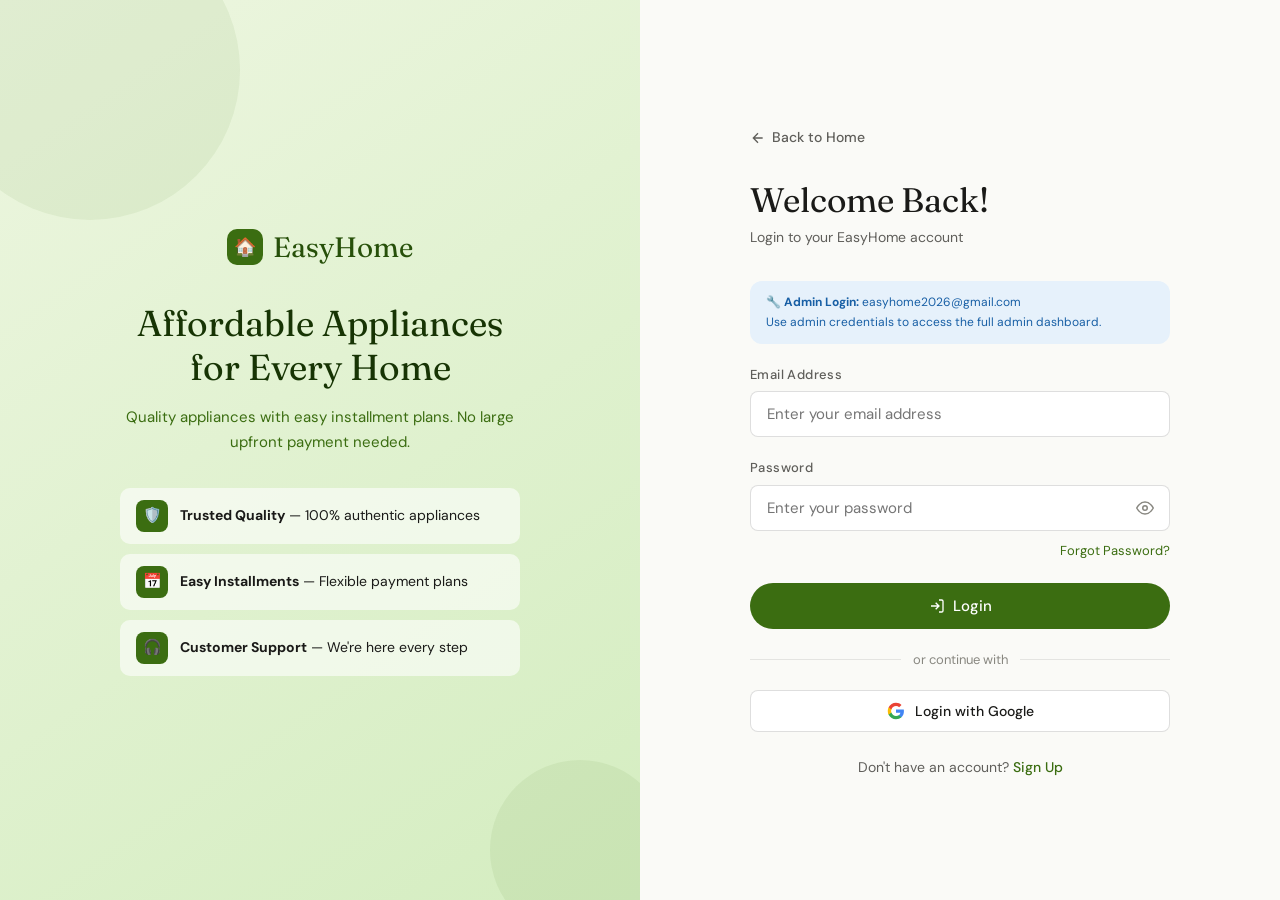
<file: admin.html>
<!DOCTYPE html>
<html lang="en" data-theme="light">

<head>
  <meta charset="UTF-8">
  <meta name="viewport" content="width=device-width, initial-scale=1.0">
  <title>Admin Dashboard – EasyHome</title>
  <link rel="icon" type="image/svg+xml"
    href="data:image/svg+xml,<svg xmlns='http://www.w3.org/2000/svg' viewBox='0 0 32 32'><rect width='32' height='32' rx='8' fill='%233B6D11'/><text y='22' x='5' font-size='20'>🏠</text></svg>">
  <link
    href="https://fonts.googleapis.com/css2?family=Fraunces:ital,wght@0,300;0,400;0,500;0,600;1,400;1,500&family=DM+Sans:wght@300;400;500;600&display=swap"
    rel="stylesheet">
  <link rel="stylesheet" href="shared.css">
  <style>
    body {
      margin: 0;
      font-family: 'DM Sans', sans-serif
    }

    .admin-layout {
      display: flex;
      min-height: 100vh
    }

    .admin-sidebar {
      width: 240px;
      background: var(--g900);
      flex-shrink: 0;
      display: flex;
      flex-direction: column;
      position: fixed;
      top: 0;
      left: 0;
      bottom: 0;
      z-index: 100;
      overflow-y: auto
    }

    [data-theme="dark"] .admin-sidebar {
      background: #080e04
    }

    .admin-logo {
      padding: 20px 18px;
      display: flex;
      align-items: center;
      gap: 10px;
      font-family: 'Fraunces', serif;
      font-size: 17px;
      color: white;
      border-bottom: 1px solid rgba(255, 255, 255, .08)
    }

    .admin-logo-mark {
      width: 32px;
      height: 32px;
      border-radius: 8px;
      background: var(--g400);
      display: flex;
      align-items: center;
      justify-content: center;
      font-size: 16px;
      flex-shrink: 0
    }

    .admin-nav {
      padding: 12px 0;
      flex: 1
    }

    .admin-nav-section {
      font-size: 10px;
      font-weight: 600;
      letter-spacing: .12em;
      text-transform: uppercase;
      color: rgba(255, 255, 255, .3);
      padding: 12px 18px 4px
    }

    .admin-nav-item {
      display: flex;
      align-items: center;
      gap: 10px;
      padding: 10px 18px;
      font-size: 14px;
      color: rgba(255, 255, 255, .55);
      cursor: pointer;
      transition: all var(--transition);
      border: none;
      background: none;
      width: 100%;
      text-align: left;
      border-left: 3px solid transparent
    }

    .admin-nav-item:hover {
      background: rgba(255, 255, 255, .07);
      color: rgba(255, 255, 255, .9)
    }

    .admin-nav-item.active {
      background: rgba(255, 255, 255, .1);
      color: white;
      border-left: 3px solid var(--g400)
    }

    .admin-nav-item .nav-icon {
      font-size: 16px;
      width: 20px;
      text-align: center;
      flex-shrink: 0
    }

    .admin-nav-item .nav-badge {
      margin-left: auto;
      background: var(--r400);
      color: white;
      font-size: 10px;
      padding: 2px 7px;
      border-radius: 10px
    }

    .admin-sidebar-footer {
      padding: 16px 18px;
      border-top: 1px solid rgba(255, 255, 255, .08)
    }

    .admin-main {
      margin-left: 240px;
      min-height: 100vh;
      background: var(--bg-page);
      display: flex;
      flex-direction: column
    }

    .admin-topbar {
      background: var(--surface);
      border-bottom: 1px solid var(--border);
      padding: 0 28px;
      height: 60px;
      display: flex;
      align-items: center;
      justify-content: space-between;
      position: sticky;
      top: 0;
      z-index: 50
    }

    .admin-topbar-title {
      font-size: 17px;
      font-weight: 500;
      color: var(--text)
    }

    .admin-topbar-right {
      display: flex;
      align-items: center;
      gap: 10px
    }

    .admin-menu-btn {
      display: none;
      width: 40px;
      height: 40px;
      border: none;
      border-radius: 10px;
      background: var(--g100);
      color: var(--text);
      font-size: 18px;
      cursor: pointer;
      align-items: center;
      justify-content: center;
    }

    .admin-content {
      padding: 28px;
      flex: 1
    }

    .admin-panel {
      display: none
    }

    .admin-panel.active {
      display: block;
      animation: fadeUp .3s cubic-bezier(.4, 0, .2, 1)
    }

    @keyframes fadeUp {
      from {
        opacity: 0;
        transform: translateY(10px)
      }

      to {
        opacity: 1;
        transform: translateY(0)
      }
    }

    .kpi-grid {
      display: grid;
      grid-template-columns: repeat(4, 1fr);
      gap: 16px;
      margin-bottom: 28px
    }

    .kpi-card {
      background: var(--surface);
      border-radius: var(--radius-lg);
      border: 1px solid var(--border);
      padding: 20px;
      position: relative;
      overflow: hidden
    }

    .kpi-icon {
      font-size: 28px;
      margin-bottom: 10px
    }

    .kpi-val {
      font-family: 'Fraunces', serif;
      font-size: 30px;
      color: var(--text);
      margin-bottom: 4px;
      line-height: 1
    }

    .kpi-lbl {
      font-size: 12px;
      color: var(--muted)
    }

    .kpi-trend {
      position: absolute;
      top: 16px;
      right: 16px;
      font-size: 12px;
      font-weight: 500;
      padding: 3px 8px;
      border-radius: 6px
    }

    .kpi-trend.up {
      background: var(--g50);
      color: var(--g600)
    }

    .kpi-trend.down {
      background: var(--r50);
      color: var(--r600)
    }

    .admin-table-card {
      background: var(--surface);
      border-radius: var(--radius-lg);
      border: 1px solid var(--border);
      overflow: hidden
    }

    .admin-table-header {
      padding: 16px 20px;
      display: flex;
      align-items: center;
      justify-content: space-between;
      border-bottom: 1px solid var(--border);
      flex-wrap: wrap;
      gap: 10px
    }

    .admin-table-title {
      font-size: 15px;
      font-weight: 500;
      color: var(--text)
    }

    .admin-search-box {
      display: flex;
      align-items: center;
      gap: 8px;
      background: var(--gray1);
      border-radius: var(--radius-sm);
      padding: 7px 12px;
      min-width: 200px
    }

    .admin-search-box input {
      border: none;
      outline: none;
      font-size: 14px;
      background: transparent;
      font-family: 'DM Sans';
      color: var(--text);
      flex: 1
    }

    .action-btn {
      padding: 5px 11px;
      border-radius: 6px;
      font-size: 12px;
      font-weight: 500;
      border: 1px solid var(--border-md);
      background: var(--surface);
      color: var(--text);
      cursor: pointer;
      transition: all var(--transition)
    }

    .action-btn:hover {
      background: var(--gray1)
    }

    .action-btn.danger {
      color: var(--r600);
      border-color: var(--r400)22
    }

    .action-btn.danger:hover {
      background: var(--r50)
    }

    .action-btn.success {
      color: var(--g600);
      border-color: var(--g200)
    }

    .action-btn.success:hover {
      background: var(--g50)
    }

    .action-btn.primary {
      background: var(--g600);
      color: white;
      border-color: var(--g600)
    }

    .action-btn.primary:hover {
      background: var(--g800)
    }

    .status-dot {
      width: 7px;
      height: 7px;
      border-radius: 50%;
      display: inline-block;
      margin-right: 5px
    }

    .dot-green {
      background: var(--g400)
    }

    .dot-amber {
      background: var(--a400)
    }

    .dot-red {
      background: var(--r400)
    }

    .dot-blue {
      background: var(--b400)
    }

    .chart-bar-row {
      display: flex;
      align-items: center;
      gap: 10px;
      margin-bottom: 10px
    }

    .chart-bar-label {
      font-size: 12px;
      color: var(--muted);
      width: 120px;
      flex-shrink: 0;
      text-align: right
    }

    .chart-bar-track {
      flex: 1;
      height: 8px;
      border-radius: 4px;
      background: var(--gray2);
      overflow: hidden
    }

    .chart-bar-fill {
      height: 100%;
      border-radius: 4px;
      background: var(--g400);
      transition: width 1s cubic-bezier(.4, 0, .2, 1)
    }

    .chart-bar-val {
      font-size: 12px;
      color: var(--muted);
      width: 40px;
      flex-shrink: 0
    }

    .product-row {
      display: flex;
      align-items: center;
      gap: 12px;
      padding: 12px 20px;
      border-top: 1px solid var(--border)
    }

    .product-row:hover {
      background: var(--gray0)
    }

    .prod-img-sm {
      width: 44px;
      height: 44px;
      border-radius: var(--radius-sm);
      object-fit: cover;
      background: var(--gray2);
      flex-shrink: 0
    }

    .modal-lg .modal-box {
      max-width: 680px
    }

    .form-2col {
      display: grid;
      grid-template-columns: 1fr 1fr;
      gap: 14px
    }

    @media(max-width:900px) {
      .admin-sidebar {
        width: 200px
      }

      .admin-main {
        margin-left: 200px
      }

      .kpi-grid {
        grid-template-columns: repeat(2, 1fr)
      }
    }

    @media(max-width:700px) {
      .admin-sidebar {
        transform: translateX(-100%);
        transition: transform .3s;
        width: 100%;
      }

      .admin-sidebar.open {
        transform: translateX(0)
      }

      .admin-topbar-right .admin-menu-btn {
        display: inline-flex;
      }

      .admin-main {
        margin-left: 0
      }

      .kpi-grid {
        grid-template-columns: 1fr 1fr
      }
    }
  </style>
</head>

<body>
  <div class="admin-layout">
    <!-- SIDEBAR -->
    <aside class="admin-sidebar">
      <div class="admin-logo">
        <div class="admin-logo-mark">🏠</div>
        <div>
          <div style="font-size:13px;font-weight:600;">EasyHome</div>
          <div style="font-size:10px;color:rgba(255,255,255,.4);font-family:'DM Sans';">Admin Panel</div>
        </div>
      </div>
      <nav class="admin-nav">
        <div class="admin-nav-section">Overview</div>
        <button class="admin-nav-item active" onclick="showAdmin('overview')"><span class="nav-icon">📊</span>
          Dashboard</button>
        <div class="admin-nav-section">Manage</div>
        <button class="admin-nav-item" onclick="showAdmin('applications')"><span class="nav-icon">📋</span> Applications
          <span class="nav-badge" id="badge-apps">0</span></button>
        <button class="admin-nav-item" onclick="showAdmin('products')"><span class="nav-icon">📦</span>
          Products</button>
        <button class="admin-nav-item" onclick="showAdmin('users')"><span class="nav-icon">👥</span> Customers</button>
        <button class="admin-nav-item" onclick="showAdmin('transactions')"><span class="nav-icon">💳</span>
          Transactions</button>
        <div class="admin-nav-section">Reports</div>
        <button class="admin-nav-item" onclick="showAdmin('analytics')"><span class="nav-icon">📈</span>
          Analytics</button>
        <div class="admin-nav-section">Settings</div>
        <button class="admin-nav-item" onclick="showAdmin('settings')"><span class="nav-icon">⚙️</span>
          Settings</button>
      </nav>
      <div class="admin-sidebar-footer">
        <div style="display:flex;align-items:center;gap:10px;margin-bottom:12px;">
          <div
            style="width:34px;height:34px;border-radius:50%;background:var(--g600);color:white;display:flex;align-items:center;justify-content:center;font-size:13px;font-weight:600;flex-shrink:0;">
            AD</div>
          <div>
            <div style="font-size:13px;color:rgba(255,255,255,.8);font-weight:500;">Admin</div>
            <div style="font-size:11px;color:rgba(255,255,255,.4);">easyhome2026@gmail.com</div>
          </div>
        </div>
        <button onclick="Auth.logout()"
          style="width:100%;padding:8px;border-radius:8px;background:rgba(255,255,255,.07);color:rgba(255,255,255,.6);border:none;font-size:13px;cursor:pointer;transition:background var(--transition);"
          onmouseover="this.style.background='rgba(255,255,255,.12)'"
          onmouseout="this.style.background='rgba(255,255,255,.07)'">🚪 Logout</button>
      </div>
    </aside>

    <!-- MAIN -->
    <main class="admin-main">
      <div class="admin-topbar">
        <div class="admin-topbar-title" id="admin-page-title">Dashboard Overview</div>
        <div class="admin-topbar-right">
          <button class="admin-menu-btn" id="admin-menu-btn" aria-label="Open menu">☰</button>
          <a href="index.html" target="_blank" class="action-btn primary">🌐 View Site</a>
        </div>
      </div>
      <div class="settings-panel" id="settings-panel" style="top:68px;">
        <div class="settings-panel-title">⚙️ Admin Settings</div>
        <div class="settings-row">
          <div>
            <div class="settings-label">🌙 Dark Mode</div>
          </div><label class="toggle-switch"><input type="checkbox" id="theme-toggle"
              onchange="toggleTheme(this.checked)"><span class="toggle-track"></span></label>
        </div>
        <div class="settings-row" style="border:none;padding-bottom:0;"><button onclick="Auth.logout()"
            style="font-size:13px;color:var(--r600);background:none;border:none;cursor:pointer;font-weight:500;">🚪
            Logout</button></div>
      </div>

      <div class="admin-content">

        <!-- OVERVIEW -->
        <div class="admin-panel active" id="panel-overview">
          <div class="kpi-grid">
            <div class="kpi-card">
              <div class="kpi-icon">📋</div>
              <div class="kpi-val" id="kpi-apps">0</div>
              <div class="kpi-lbl">Total Applications</div>
              <div class="kpi-trend up">+12%</div>
            </div>
            <div class="kpi-card">
              <div class="kpi-icon">👥</div>
              <div class="kpi-val" id="kpi-users">0</div>
              <div class="kpi-lbl">Registered Users</div>
              <div class="kpi-trend up">+8%</div>
            </div>
            <div class="kpi-card">
              <div class="kpi-icon">✅</div>
              <div class="kpi-val" id="kpi-approved">0</div>
              <div class="kpi-lbl">Approved Applications</div>
              <div class="kpi-trend up">+5%</div>
            </div>
            <div class="kpi-card">
              <div class="kpi-icon">💰</div>
              <div class="kpi-val" id="kpi-revenue">₱0</div>
              <div class="kpi-lbl">Est. Monthly Revenue</div>
              <div class="kpi-trend up">+18%</div>
            </div>
          </div>
          <div class="grid-2" style="gap:20px;margin-bottom:20px;">
            <div class="admin-table-card">
              <div class="admin-table-header">
                <div class="admin-table-title">Recent Applications</div><button class="action-btn"
                  onclick="showAdmin('applications')">View All</button>
              </div>
              <div id="recent-apps-list"></div>
            </div>
            <div class="admin-table-card">
              <div class="admin-table-header">
                <div class="admin-table-title">Sales by Category</div>
              </div>
              <div style="padding:20px;" id="category-chart"></div>
            </div>
          </div>
          <div class="admin-table-card">
            <div class="admin-table-header">
              <div class="admin-table-title">Top Customers</div><button class="action-btn"
                onclick="showAdmin('users')">View All</button>
            </div>
            <div id="top-customers"></div>
          </div>
        </div>

        <!-- APPLICATIONS -->
        <div class="admin-panel" id="panel-applications">
          <div class="admin-table-card">
            <div class="admin-table-header">
              <div class="admin-table-title">All Applications</div>
              <div style="display:flex;gap:10px;flex-wrap:wrap;">
                <div class="admin-search-box"><svg width="14" height="14" fill="none" stroke="currentColor"
                    stroke-width="2" viewBox="0 0 24 24" style="color:var(--hint);flex-shrink:0;">
                    <circle cx="11" cy="11" r="8" />
                    <path d="m21 21-4.35-4.35" />
                  </svg><input placeholder="Search applications..." oninput="filterApps(this.value)" id="app-search">
                </div>
                <select class="action-btn" id="app-status-filter"
                  onchange="filterApps(document.getElementById('app-search').value)" style="padding:7px 12px;">
                  <option value="">All Status</option>
                  <option>In Review</option>
                  <option>Approved</option>
                  <option>Rejected</option>
                  <option>Draft</option>
                </select>
              </div>
            </div>
            <div class="table-wrap" style="border-radius:0;border:none;">
              <table>
                <thead>
                  <tr>
                    <th>Ref #</th>
                    <th>Applicant</th>
                    <th>Product</th>
                    <th>Payment</th>
                    <th>Status</th>
                    <th>Date</th>
                    <th>Actions</th>
                  </tr>
                </thead>
                <tbody id="apps-table-body"></tbody>
              </table>
            </div>
          </div>
        </div>

        <!-- PRODUCTS -->
        <div class="admin-panel" id="panel-products">
          <div class="admin-table-card">
            <div class="admin-table-header">
              <div class="admin-table-title">Product Catalog</div>
              <button class="action-btn primary" onclick="openProductModal()">+ Add Product</button>
            </div>
            <div id="products-list"></div>
          </div>
        </div>

        <!-- USERS -->
        <div class="admin-panel" id="panel-users">
          <div class="admin-table-card">
            <div class="admin-table-header">
              <div class="admin-table-title">Registered Customers</div>
              <div class="admin-search-box"><svg width="14" height="14" fill="none" stroke="currentColor"
                  stroke-width="2" viewBox="0 0 24 24" style="color:var(--hint);flex-shrink:0;">
                  <circle cx="11" cy="11" r="8" />
                  <path d="m21 21-4.35-4.35" />
                </svg><input placeholder="Search customers..." oninput="filterUsers(this.value)"></div>
            </div>
            <div class="table-wrap" style="border-radius:0;border:none;">
              <table>
                <thead>
                  <tr>
                    <th>Name</th>
                    <th>Email</th>
                    <th>Phone</th>
                    <th>Joined</th>
                    <th>Applications</th>
                    <th>Actions</th>
                  </tr>
                </thead>
                <tbody id="users-table-body"></tbody>
              </table>
            </div>
          </div>
        </div>

        <!-- TRANSACTIONS -->
        <div class="admin-panel" id="panel-transactions">
          <div class="admin-table-card">
            <div class="admin-table-header">
              <div class="admin-table-title">Transaction Records</div>
              <button class="action-btn primary" onclick="exportTransactions()">⬇ Export CSV</button>
            </div>
            <div class="table-wrap" style="border-radius:0;border:none;">
              <table>
                <thead>
                  <tr>
                    <th>Transaction ID</th>
                    <th>Applicant</th>
                    <th>Product</th>
                    <th>Amount</th>
                    <th>Method</th>
                    <th>Status</th>
                    <th>Date</th>
                  </tr>
                </thead>
                <tbody id="transactions-body"></tbody>
              </table>
            </div>
          </div>
        </div>

        <!-- ANALYTICS -->
        <div class="admin-panel" id="panel-analytics">
          <div class="kpi-grid">
            <div class="kpi-card">
              <div class="kpi-icon">📈</div>
              <div class="kpi-val">87%</div>
              <div class="kpi-lbl">Approval Rate</div>
              <div class="kpi-trend up">+3%</div>
            </div>
            <div class="kpi-card">
              <div class="kpi-icon">⏱️</div>
              <div class="kpi-val">2.4h</div>
              <div class="kpi-lbl">Avg. Review Time</div>
              <div class="kpi-trend down">-12%</div>
            </div>
            <div class="kpi-card">
              <div class="kpi-icon">🔁</div>
              <div class="kpi-val">34%</div>
              <div class="kpi-lbl">Repeat Customers</div>
              <div class="kpi-trend up">+7%</div>
            </div>
            <div class="kpi-card">
              <div class="kpi-icon">💸</div>
              <div class="kpi-val">₱18.2K</div>
              <div class="kpi-lbl">Avg. Order Value</div>
              <div class="kpi-trend up">+2%</div>
            </div>
          </div>
          <div class="grid-2" style="gap:20px;">
            <div class="admin-table-card">
              <div class="admin-table-header">
                <div class="admin-table-title">Applications by Month</div>
              </div>
              <div style="padding:20px;" id="monthly-chart"></div>
            </div>
            <div class="admin-table-card">
              <div class="admin-table-header">
                <div class="admin-table-title">Top Products Applied</div>
              </div>
              <div style="padding:20px;" id="products-chart"></div>
            </div>
          </div>
        </div>

        <!-- SETTINGS -->
        <div class="admin-panel" id="panel-settings">
          <div class="grid-2" style="gap:20px;">
            <div class="section-card">
              <div class="section-card-title">Store Information</div>
              <div class="form-group"><label class="form-label">Store Name</label><input class="form-control"
                  value="EasyHome"></div>
              <div class="form-group"><label class="form-label">Support Email</label><input class="form-control"
                  value="support@easyhome.ph"></div>
              <div class="form-group"><label class="form-label">Phone</label><input class="form-control"
                  value="+63 912 345 6789"></div>
              <div class="form-group"><label class="form-label">Address</label><textarea class="form-control"
                  rows="2">123 Appliance Blvd., Davao City, Philippines</textarea></div>
              <button class="btn btn-primary btn-sm" onclick="Toast.success('Store settings saved!')">Save
                Settings</button>
            </div>
            <div class="section-card">
              <div class="section-card-title">Interest Rate Settings</div>
              <div class="form-group"><label class="form-label">Monthly Interest Rate (%)</label><input
                  class="form-control" type="number" value="2.5" step="0.1"></div>
              <div class="form-group"><label class="form-label">Default Payment Term (months)</label><select
                  class="form-select">
                  <option>6</option>
                  <option selected>12</option>
                  <option>18</option>
                  <option>24</option>
                </select></div>
              <div class="form-group"><label class="form-label">Minimum Monthly Income (₱)</label><input
                  class="form-control" type="number" value="8000"></div>
              <button class="btn btn-primary btn-sm" onclick="Toast.success('Rate settings saved!')">Save Rates</button>
            </div>
            <div class="section-card">
              <div class="section-card-title">Appearance</div>
              <div class="settings-row">
                <div>
                  <div class="settings-label">🌙 Dark Mode</div>
                </div><label class="toggle-switch"><input type="checkbox" id="admin-dark"
                    onchange="toggleTheme(this.checked)"><span class="toggle-track"></span></label>
              </div>
            </div>
            <div class="section-card">
              <div class="section-card-title">Data Management</div>
              <div class="settings-row">
                <div>
                  <div class="settings-label">Clear All Test Data</div>
                  <div class="settings-desc">Removes all demo applications</div>
                </div><button class="btn btn-danger btn-sm" onclick="clearAllData()">Clear Data</button>
              </div>
              <div class="settings-row" style="border:none;">
                <div>
                  <div class="settings-label">Export All Data</div>
                  <div class="settings-desc">Download a CSV of all records</div>
                </div><button class="btn btn-secondary btn-sm" onclick="exportTransactions()">⬇ Export</button>
              </div>
            </div>
          </div>
        </div>

      </div><!-- /admin-content -->
    </main>
  </div>

  <!-- PRODUCT MODAL -->
  <div class="modal-overlay" id="product-modal">
    <div class="modal-box modal-lg">
      <div class="modal-header">
        <h3 class="modal-title" id="product-modal-title">Add Product</h3><button class="modal-close"
          onclick="Modal.close('product-modal')">✕</button>
      </div>
      <div class="modal-body">
        <input type="hidden" id="pm-id">
        <div class="form-2col">
          <div class="form-group"><label class="form-label">Product Name *</label><input class="form-control"
              id="pm-name" placeholder="e.g. Panasonic 2-Door Refrigerator"></div>
          <div class="form-group"><label class="form-label">Model *</label><input class="form-control" id="pm-model"
              placeholder="e.g. NR-BB221V"></div>
          <div class="form-group"><label class="form-label">Brand *</label><input class="form-control" id="pm-brand"
              placeholder="e.g. Panasonic"></div>
          <div class="form-group"><label class="form-label">Category *</label><select class="form-select" id="pm-cat">
              <option value="">Select category</option>
              <option>Refrigerators</option>
              <option>Washing Machines</option>
              <option>Televisions</option>
              <option>Air Conditioners</option>
              <option>Microwaves</option>
              <option>Small Appliances</option>
            </select></div>
          <div class="form-group"><label class="form-label">Cash Price (₱) *</label><input class="form-control"
              id="pm-price" type="number" placeholder="17990"></div>
          <div class="form-group"><label class="form-label">Monthly Rate (₱) *</label><input class="form-control"
              id="pm-monthly" type="number" placeholder="1450"></div>
          <div class="form-group"><label class="form-label">Payment Term (months)</label><select class="form-select"
              id="pm-term">
              <option value="6">6 months</option>
              <option value="12" selected>12 months</option>
              <option value="18">18 months</option>
              <option value="24">24 months</option>
            </select></div>
          <div class="form-group"><label class="form-label">Badge Label</label><input class="form-control" id="pm-badge"
              placeholder="e.g. Best Seller, New, Popular"></div>
        </div>
        <div class="form-group"><label class="form-label">Description</label><textarea class="form-control" id="pm-desc"
            rows="3" placeholder="Product description..."></textarea></div>
        <div class="form-group"><label class="form-label">Image URL</label><input class="form-control" id="pm-img"
            placeholder="https://..."></div>
      </div>
      <div class="modal-footer">
        <button class="btn btn-secondary btn-sm" onclick="Modal.close('product-modal')">Cancel</button>
        <button class="btn btn-primary btn-sm" onclick="saveProduct()">Save Product</button>
      </div>
    </div>
  </div>

  <!-- APPLICATION STATUS MODAL -->
  <div class="modal-overlay" id="app-modal">
    <div class="modal-box">
      <div class="modal-header">
        <h3 class="modal-title">Application Details</h3><button class="modal-close"
          onclick="Modal.close('app-modal')">✕</button>
      </div>
      <div class="modal-body" id="app-modal-body"></div>
      <div class="modal-footer">
        <button class="btn btn-danger btn-sm" id="btn-reject" onclick="updateAppStatus('Rejected')">Reject</button>
        <button class="btn btn-success btn-sm" id="btn-approve" onclick="updateAppStatus('Approved')">Approve</button>
      </div>
    </div>
  </div>

  <script src="shared.js"></script>
  <script>
    // Admin auth guard
    if (!Auth.isAdmin()) window.location.href = 'login.html';

    const adminSidebar = document.querySelector('.admin-sidebar');
    const adminMenuBtn = document.getElementById('admin-menu-btn');
    if (adminMenuBtn && adminSidebar) {
      adminMenuBtn.addEventListener('click', () => {
        adminSidebar.classList.toggle('open');
      });
      document.querySelectorAll('.admin-nav-item').forEach(item => {
        item.addEventListener('click', () => {
          if (window.innerWidth <= 700) adminSidebar.classList.remove('open');
        });
      });
    }

    let ADMIN_PRODUCTS = Store.get('admin_products', [
      { id: 1, name: 'Panasonic 2-Door Refrigerator', model: 'NR-BB221V', brand: 'Panasonic', category: 'Refrigerators', price: 17990, monthly: 1450, term: 12, badge: 'Best Seller', img: 'https://images.unsplash.com/photo-1571175443880-49e1d25b2bc5?w=300&q=80', desc: 'Energy-efficient 2-door top-freezer refrigerator.' },
      { id: 2, name: 'LG Front Load Washing Machine', model: '8.5kg Inverter', brand: 'LG', category: 'Washing Machines', price: 24500, monthly: 1350, term: 12, badge: 'Popular', img: 'https://images.unsplash.com/photo-1626806787461-102c1bfaaea1?w=300&q=80', desc: 'Inverter Direct Drive front load washer.' },
      { id: 3, name: 'Samsung 43" Smart TV', model: 'Crystal UHD 4K', brand: 'Samsung', category: 'Televisions', price: 18000, monthly: 1200, term: 12, badge: 'New', img: 'https://images.unsplash.com/photo-1593359677879-a4bb92f829d1?w=300&q=80', desc: '4K Crystal UHD Smart TV with Tizen OS.' },
      { id: 4, name: 'Sharp Microwave Oven', model: '20L Digital', brand: 'Sharp', category: 'Microwaves', price: 3900, monthly: 650, term: 6, badge: 'Available', img: 'https://images.unsplash.com/photo-1574269909862-7e1d70bb8078?w=300&q=80', desc: '20L digital microwave with child lock.' },
      { id: 5, name: 'Carrier Inverter Aircon', model: '1.0 HP Energy Saving', brand: 'Carrier', category: 'Air Conditioners', price: 22000, monthly: 1600, term: 12, badge: 'Popular', img: 'https://images.unsplash.com/photo-1585771724684-38269d6639fd?w=300&q=80', desc: '1.0 HP inverter aircon with auto-restart.' },
    ]);

    let currentAppRef = null;

    function showAdmin(id) {
      document.querySelectorAll('.admin-panel').forEach(p => p.classList.remove('active'));
      document.querySelectorAll('.admin-nav-item').forEach(b => b.classList.remove('active'));
      document.getElementById('panel-' + id).classList.add('active');
      const titles = { overview: 'Dashboard Overview', applications: 'Applications', products: 'Product Catalog', users: 'Customers', transactions: 'Transactions', analytics: 'Analytics', settings: 'Settings' };
      document.getElementById('admin-page-title').textContent = titles[id] || id;
      event && event.currentTarget && event.currentTarget.classList.add('active');
      document.querySelectorAll('.admin-nav-item').forEach(b => { if (b.onclick && b.onclick.toString().includes(`'${id}'`)) b.classList.add('active'); });
      if (id === 'applications') renderAppsTable();
      if (id === 'products') renderProductsList();
      if (id === 'users') renderUsersTable();
      if (id === 'transactions') renderTransactions();
      if (id === 'analytics') renderAnalytics();
      if (id === 'overview') renderOverview();
      if (id === 'settings') { const d = Store.get('theme') === 'dark'; document.getElementById('admin-dark').checked = d; }
    }

    function getApps() { return Store.get('applications', []); }
    function getUsers() { return Store.get('users', []); }

    function renderOverview() {
      const apps = getApps();
      const users = getUsers();
      const approved = apps.filter(a => a.status === 'Approved').length;
      document.getElementById('kpi-apps').textContent = apps.length;
      document.getElementById('kpi-users').textContent = users.length;
      document.getElementById('kpi-approved').textContent = approved;
      document.getElementById('kpi-revenue').textContent = '₱' + ((approved * 1450) + Math.round(Math.random() * 5000)).toLocaleString();
      document.getElementById('badge-apps').textContent = apps.filter(a => a.status === 'In Review').length;

      const bc = { 'badge-blue': 'In Review', 'badge-green': 'Approved', 'badge-amber': 'Draft', 'badge-red': 'Rejected' };
      const badgeClass = { 'In Review': 'badge-blue', 'Approved': 'badge-green', 'Draft': 'badge-amber', 'Rejected': 'badge-red' };
      const imgs = { 1: 'https://images.unsplash.com/photo-1571175443880-49e1d25b2bc5?w=60', 2: 'https://images.unsplash.com/photo-1626806787461-102c1bfaaea1?w=60', default: 'https://images.unsplash.com/photo-1558618666-fcd25c85cd64?w=60' };

      document.getElementById('recent-apps-list').innerHTML = apps.slice(-5).reverse().map(a => `
    <div class="product-row">
      <div style="flex:1;min-width:0;"><div style="font-size:13px;font-weight:500;color:var(--text);">${a.applicant || 'Applicant'}</div><div style="font-size:11px;color:var(--muted);">${a.ref} · ${a.productName || '—'}</div></div>
      <span class="badge ${badgeClass[a.status] || 'badge-amber'}">${a.status}</span>
    </div>`).join('') || '<div style="padding:20px;text-align:center;color:var(--muted);font-size:14px;">No applications yet</div>';

      const cats = ['Refrigerators', 'Washing Machines', 'TVs', 'Aircon', 'Microwaves'];
      const vals = [42, 28, 18, 8, 4];
      document.getElementById('category-chart').innerHTML = cats.map((c, i) => `
    <div class="chart-bar-row"><div class="chart-bar-label">${c}</div><div class="chart-bar-track"><div class="chart-bar-fill" style="width:${vals[i]}%"></div></div><div class="chart-bar-val">${vals[i]}%</div></div>`).join('');

      document.getElementById('top-customers').innerHTML = users.slice(0, 5).map((u, i) => `
    <div class="product-row">
      <div style="width:26px;height:26px;border-radius:50%;background:var(--g50);color:var(--g600);display:flex;align-items:center;justify-content:center;font-size:11px;font-weight:600;flex-shrink:0;">${u.name.slice(0, 2).toUpperCase()}</div>
      <div style="flex:1;min-width:0;margin-left:10px;"><div style="font-size:13px;font-weight:500;color:var(--text);">${u.name}</div><div style="font-size:11px;color:var(--muted);">${u.email}</div></div>
      <div style="font-size:12px;color:var(--muted);">${new Date(u.joined).toLocaleDateString()}</div>
    </div>`).join('') || '<div style="padding:20px;text-align:center;color:var(--muted);font-size:14px;">No registered users yet</div>';
    }

    function renderAppsTable(q = '', statusF = '') {
      const apps = getApps().filter(a => {
        const qs = (q || '').toLowerCase();
        if (qs && !a.ref.toLowerCase().includes(qs) && !(a.applicant || '').toLowerCase().includes(qs) && !(a.productName || '').toLowerCase().includes(qs)) return false;
        if (statusF && a.status !== statusF) return false;
        return true;
      });
      const badgeClass = { 'In Review': 'badge-blue', 'Approved': 'badge-green', 'Draft': 'badge-amber', 'Rejected': 'badge-red' };
      document.getElementById('apps-table-body').innerHTML = apps.length ? apps.map(a => `
    <tr>
      <td><code style="font-size:12px;background:var(--gray1);padding:2px 6px;border-radius:4px;">${a.ref}</code></td>
      <td><div style="font-size:13px;font-weight:500;">${a.applicant || '—'}</div><div style="font-size:11px;color:var(--muted);">${a.phone || ''}</div></td>
      <td style="font-size:13px;">${a.productName || 'General'}</td>
      <td style="font-size:13px;text-transform:capitalize;">${a.payMethod || '—'}</td>
      <td><span class="badge ${badgeClass[a.status] || 'badge-amber'}">${a.status}</span></td>
      <td style="font-size:12px;color:var(--muted);">${new Date(a.submittedAt).toLocaleDateString()}</td>
      <td><div style="display:flex;gap:6px;">
        <button class="action-btn" onclick="viewApp('${a.ref}')">View</button>
        <button class="action-btn success" onclick="quickStatus('${a.ref}','Approved')">✓</button>
        <button class="action-btn danger" onclick="quickStatus('${a.ref}','Rejected')">✕</button>
      </div></td>
    </tr>`).join('') : `<tr><td colspan="7" style="text-align:center;padding:40px;color:var(--muted);">No applications found</td></tr>`;
    }

    function filterApps(q) {
      const statusF = document.getElementById('app-status-filter').value;
      renderAppsTable(q, statusF);
    }

    function viewApp(ref) {
      currentAppRef = ref;
      const a = getApps().find(x => x.ref === ref);
      if (!a) return;
      const badgeClass = { 'In Review': 'badge-blue', 'Approved': 'badge-green', 'Draft': 'badge-amber', 'Rejected': 'badge-red' };
      document.getElementById('app-modal-body').innerHTML = `
    <div style="display:flex;gap:12px;margin-bottom:18px;flex-wrap:wrap;">
      <div style="flex:1;"><div style="font-size:12px;color:var(--muted);">Reference Number</div><div style="font-size:15px;font-weight:600;color:var(--g600);">${a.ref}</div></div>
      <span class="badge ${badgeClass[a.status] || 'badge-amber'}">${a.status}</span>
    </div>
    <div class="grid-2" style="gap:12px;margin-bottom:12px;">
      <div><div class="form-label">Applicant</div><div style="font-size:14px;font-weight:500;">${a.applicant || '—'}</div></div>
      <div><div class="form-label">Phone</div><div style="font-size:14px;">${a.phone || '—'}</div></div>
      <div><div class="form-label">Product</div><div style="font-size:14px;">${a.productName || 'General Application'}</div></div>
      <div><div class="form-label">Payment Method</div><div style="font-size:14px;text-transform:capitalize;">${a.payMethod || '—'}</div></div>
      <div><div class="form-label">Submitted</div><div style="font-size:14px;">${new Date(a.submittedAt).toLocaleString()}</div></div>
    </div>`;
      Modal.open('app-modal');
    }

    function quickStatus(ref, status) {
      currentAppRef = ref;
      updateAppStatus(status);
    }

    function updateAppStatus(status) {
      const apps = getApps();
      const idx = apps.findIndex(a => a.ref === currentAppRef);
      if (idx < 0) return;
      apps[idx].status = status;
      Store.set('applications', apps);
      Toast.success(`Application ${status.toLowerCase()} successfully!`);
      Modal.close('app-modal');
      renderAppsTable();
      renderOverview();
      document.getElementById('badge-apps').textContent = apps.filter(a => a.status === 'In Review').length;
    }

    function renderProductsList() {
      document.getElementById('products-list').innerHTML = ADMIN_PRODUCTS.map(p => `
    <div class="product-row">
      <img class="prod-img-sm" src="${p.img}" alt="${p.name}" onerror="this.style.background='var(--gray2)'">
      <div style="flex:1;min-width:0;"><div style="font-size:13px;font-weight:500;color:var(--text);">${p.name}</div><div style="font-size:11px;color:var(--muted);">${p.brand} · ${p.model} · ${p.category}</div></div>
      <div style="text-align:right;margin-right:16px;"><div style="font-size:14px;font-weight:500;color:var(--g600);">₱${p.monthly.toLocaleString()}/mo</div><div style="font-size:11px;color:var(--muted);">Cash ₱${p.price.toLocaleString()}</div></div>
      <div style="display:flex;gap:6px;">
        <button class="action-btn" onclick="editProduct(${p.id})">✏️ Edit</button>
        <button class="action-btn danger" onclick="deleteProduct(${p.id})">🗑️</button>
      </div>
    </div>`).join('');
    }

    function openProductModal(id) {
      document.getElementById('pm-id').value = '';
      document.getElementById('pm-name').value = ''; document.getElementById('pm-model').value = ''; document.getElementById('pm-brand').value = '';
      document.getElementById('pm-cat').value = ''; document.getElementById('pm-price').value = ''; document.getElementById('pm-monthly').value = '';
      document.getElementById('pm-term').value = '12'; document.getElementById('pm-badge').value = ''; document.getElementById('pm-desc').value = ''; document.getElementById('pm-img').value = '';
      document.getElementById('product-modal-title').textContent = 'Add Product';
      Modal.open('product-modal');
    }

    function editProduct(id) {
      const p = ADMIN_PRODUCTS.find(x => x.id === id);
      if (!p) return;
      document.getElementById('pm-id').value = id;
      document.getElementById('pm-name').value = p.name;
      document.getElementById('pm-model').value = p.model;
      document.getElementById('pm-brand').value = p.brand;
      document.getElementById('pm-cat').value = p.category;
      document.getElementById('pm-price').value = p.price;
      document.getElementById('pm-monthly').value = p.monthly;
      document.getElementById('pm-term').value = p.term;
      document.getElementById('pm-badge').value = p.badge;
      document.getElementById('pm-desc').value = p.desc;
      document.getElementById('pm-img').value = p.img;
      document.getElementById('product-modal-title').textContent = 'Edit Product';
      Modal.open('product-modal');
    }

    function saveProduct() {
      const id = document.getElementById('pm-id').value;
      const name = document.getElementById('pm-name').value.trim();
      const price = parseFloat(document.getElementById('pm-price').value);
      if (!name || !price) { Toast.error('Name and price are required.'); return; }
      const prod = {
        id: id ? parseInt(id) : Date.now(),
        name, model: document.getElementById('pm-model').value,
        brand: document.getElementById('pm-brand').value,
        category: document.getElementById('pm-cat').value,
        price, monthly: parseFloat(document.getElementById('pm-monthly').value) || Math.round(price / 12),
        term: parseInt(document.getElementById('pm-term').value),
        badge: document.getElementById('pm-badge').value || 'Available',
        desc: document.getElementById('pm-desc').value,
        img: document.getElementById('pm-img').value || 'https://images.unsplash.com/photo-1558618666-fcd25c85cd64?w=300&q=80'
      };
      if (id) { const idx = ADMIN_PRODUCTS.findIndex(p => p.id === parseInt(id)); if (idx >= 0) ADMIN_PRODUCTS[idx] = prod; }
      else ADMIN_PRODUCTS.push(prod);
      Store.set('admin_products', ADMIN_PRODUCTS);
      Toast.success(id ? 'Product updated!' : 'Product added!');
      Modal.close('product-modal');
      renderProductsList();
    }

    function deleteProduct(id) {
      if (!confirm('Delete this product?')) return;
      ADMIN_PRODUCTS = ADMIN_PRODUCTS.filter(p => p.id !== id);
      Store.set('admin_products', ADMIN_PRODUCTS);
      Toast.success('Product deleted.'); renderProductsList();
    }

    function renderUsersTable(q = '') {
      const users = getUsers().filter(u => !q || u.name.toLowerCase().includes(q.toLowerCase()) || u.email.toLowerCase().includes(q.toLowerCase()));
      const apps = getApps();
      document.getElementById('users-table-body').innerHTML = users.length ? users.map(u => `
    <tr>
      <td><div style="display:flex;align-items:center;gap:8px;"><div style="width:28px;height:28px;border-radius:50%;background:var(--g50);color:var(--g600);font-size:11px;font-weight:600;display:flex;align-items:center;justify-content:center;">${u.name.slice(0, 2).toUpperCase()}</div><span style="font-size:13px;font-weight:500;">${u.name}</span></div></td>
      <td style="font-size:13px;">${u.email}</td>
      <td style="font-size:13px;">${u.phone || '—'}</td>
      <td style="font-size:12px;color:var(--muted);">${new Date(u.joined).toLocaleDateString()}</td>
      <td><span class="badge badge-blue">${apps.filter(a => a.applicant === u.name).length}</span></td>
      <td><button class="action-btn danger" onclick="deleteUser('${u.email}')">Remove</button></td>
    </tr>`).join('') : `<tr><td colspan="6" style="text-align:center;padding:40px;color:var(--muted);">No registered customers yet</td></tr>`;
    }

    function filterUsers(q) { renderUsersTable(q); }

    function deleteUser(email) {
      if (!confirm('Remove this customer?')) return;
      const users = Store.get('users', []).filter(u => u.email !== email);
      Store.set('users', users);
      Toast.success('Customer removed.'); renderUsersTable();
    }

    function renderTransactions() {
      const apps = getApps();
      document.getElementById('transactions-body').innerHTML = apps.length ? apps.map((a, i) => `
    <tr>
      <td><code style="font-size:12px;background:var(--gray1);padding:2px 6px;border-radius:4px;">TXN-${String(i + 1).padStart(5, '0')}</code></td>
      <td style="font-size:13px;">${a.applicant || '—'}</td>
      <td style="font-size:13px;">${a.productName || '—'}</td>
      <td style="font-size:13px;font-weight:500;color:var(--g600);">₱1,450</td>
      <td style="font-size:13px;text-transform:capitalize;">${a.payMethod || '—'}</td>
      <td><span class="badge ${{ Approved: 'badge-green', 'In Review': 'badge-blue', Rejected: 'badge-red', Draft: 'badge-amber' }[a.status]}">${a.status}</span></td>
      <td style="font-size:12px;color:var(--muted);">${new Date(a.submittedAt).toLocaleDateString()}</td>
    </tr>`).join('') : `<tr><td colspan="7" style="text-align:center;padding:40px;color:var(--muted);">No transactions yet</td></tr>`;
    }

    function exportTransactions() {
      const apps = getApps();
      if (!apps.length) { Toast.warning('No data to export.'); return; }
      const csv = ['Ref,Applicant,Phone,Product,Method,Status,Date', ...apps.map(a => `${a.ref},${a.applicant || ''},${a.phone || ''},${a.productName || ''},${a.payMethod || ''},${a.status},${new Date(a.submittedAt).toLocaleDateString()}`)].join('\n');
      const blob = new Blob([csv], { type: 'text/csv' });
      const url = URL.createObjectURL(blob);
      const a = document.createElement('a'); a.href = url; a.download = 'easyhome_transactions.csv'; a.click();
      Toast.success('Export downloaded!');
    }

    function renderAnalytics() {
      const months = ['Jan', 'Feb', 'Mar', 'Apr', 'May', 'Jun', 'Jul', 'Aug', 'Sep', 'Oct', 'Nov', 'Dec'];
      const vals = [4, 7, 11, 9, 14, 18, 12, 20, 16, 22, 19, 25];
      document.getElementById('monthly-chart').innerHTML = months.map((m, i) => `
    <div class="chart-bar-row"><div class="chart-bar-label">${m}</div><div class="chart-bar-track"><div class="chart-bar-fill" style="width:${vals[i] / 25 * 100}%"></div></div><div class="chart-bar-val">${vals[i]}</div></div>`).join('');
      const prods = [['Refrigerators', 42], ['Washing Machines', 28], ['Smart TVs', 18], ['Air Conditioners', 8], ['Microwaves', 4]];
      document.getElementById('products-chart').innerHTML = prods.map(([name, val]) => `
    <div class="chart-bar-row"><div class="chart-bar-label">${name}</div><div class="chart-bar-track"><div class="chart-bar-fill" style="width:${val}%"></div></div><div class="chart-bar-val">${val}%</div></div>`).join('');
    }

    function clearAllData() {
      if (!confirm('This will clear all test applications. Continue?')) return;
      Store.set('applications', []);
      Toast.success('All test data cleared.');
      renderOverview();
    }

    renderOverview();
  </script>
</body>

</html>
</file>
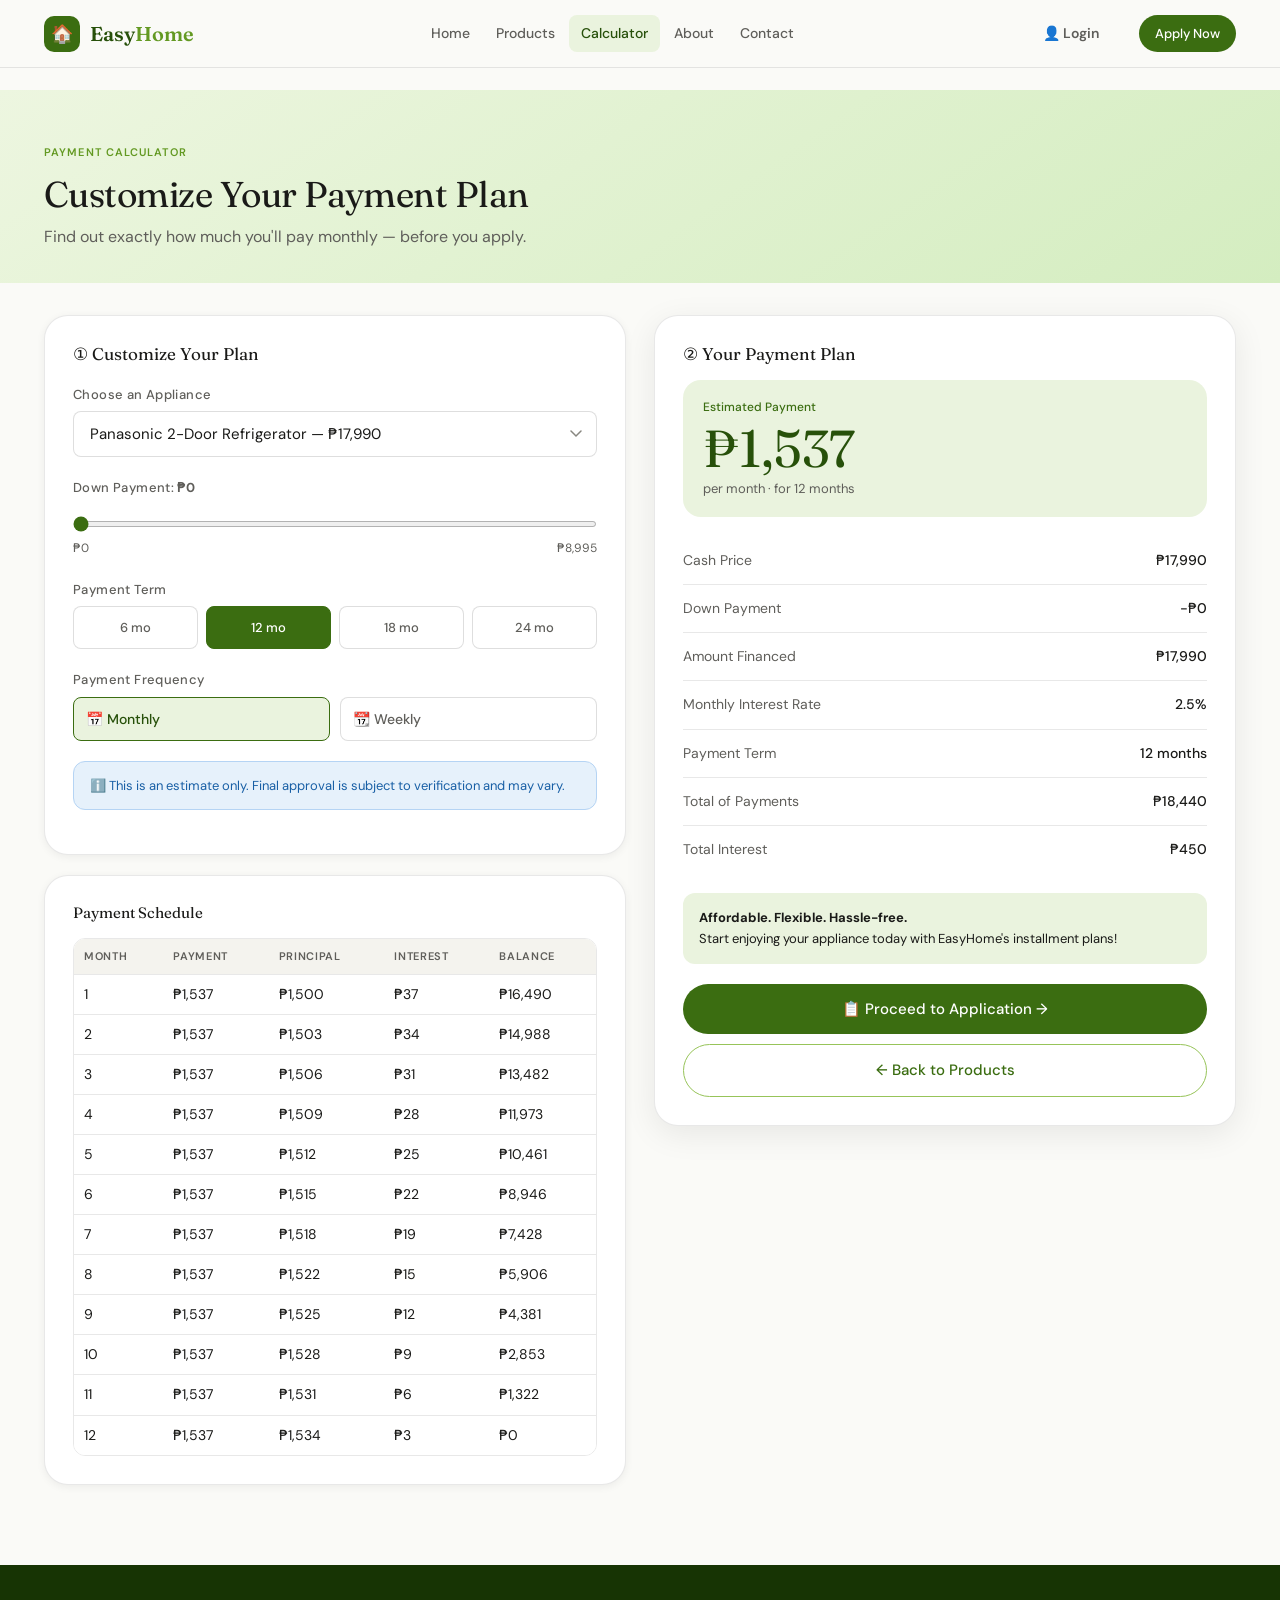
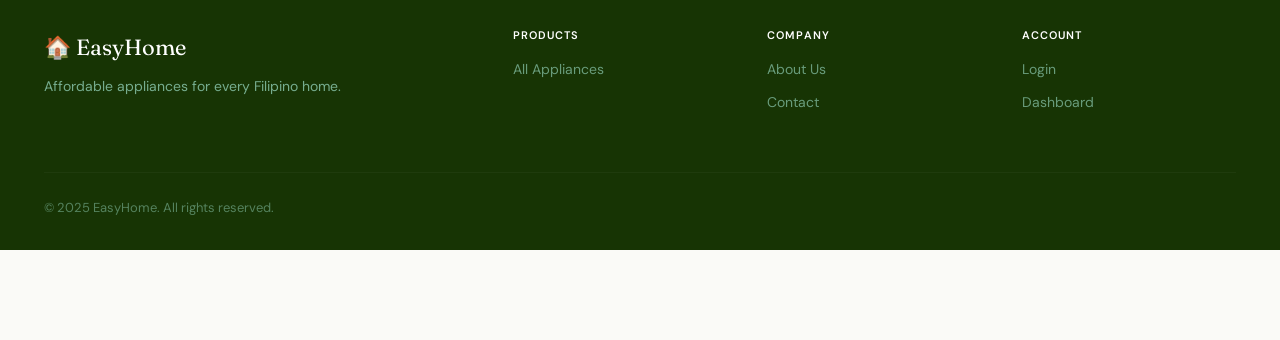
<file: calculator.html>
<!DOCTYPE html>
<html lang="en" data-theme="light">

<head>
  <meta charset="UTF-8">
  <meta name="viewport" content="width=device-width, initial-scale=1.0">
  <title>Payment Calculator – EasyHome</title>
  <link rel="icon" type="image/svg+xml"
    href="data:image/svg+xml,<svg xmlns='http://www.w3.org/2000/svg' viewBox='0 0 32 32'><rect width='32' height='32' rx='8' fill='%233B6D11'/><text y='22' x='5' font-size='20'>🏠</text></svg>">
  <link
    href="https://fonts.googleapis.com/css2?family=Fraunces:ital,wght@0,300;0,400;0,500;0,600;1,400;1,500&family=DM+Sans:wght@300;400;500;600&display=swap"
    rel="stylesheet">
  <link rel="stylesheet" href="shared.css">
  <style>
    .calc-page {
      padding: 90px 0 90px;
      min-height: 100vh;
      background: var(--bg-page)
    }

    .calc-hero {
      background: linear-gradient(145deg, #edf6e0 0%, #d4edc0 100%);
      padding: 48px 0 32px
    }

    [data-theme="dark"] .calc-hero {
      background: linear-gradient(145deg, #0d1f06 0%, #112808 100%)
    }

    .calc-main-layout {
      display: grid;
      grid-template-columns: 1fr 1fr;
      gap: 28px;
      align-items: start;
      margin-top: 32px
    }

    .calc-card {
      background: var(--surface);
      border-radius: var(--radius-xl);
      border: 1px solid var(--border);
      padding: 28px;
      box-shadow: var(--shadow-sm)
    }

    .result-card {
      background: var(--surface);
      border-radius: var(--radius-xl);
      border: 1px solid var(--border);
      padding: 28px;
      box-shadow: var(--shadow-md);
      position: sticky;
      top: calc(var(--nav-h)+16px)
    }

    .big-monthly {
      font-family: 'Fraunces', serif;
      font-size: 52px;
      color: var(--g800);
      line-height: 1
    }

    .result-breakdown {
      display: flex;
      flex-direction: column;
      gap: 0
    }

    .breakdown-row {
      display: flex;
      align-items: center;
      justify-content: space-between;
      padding: 12px 0;
      border-bottom: 1px solid var(--border);
      font-size: 14px
    }

    .breakdown-row:last-child {
      border-bottom: none
    }

    .breakdown-label {
      color: var(--muted)
    }

    .breakdown-val {
      font-weight: 500;
      color: var(--text)
    }

    .breakdown-val.total {
      font-family: 'Fraunces', serif;
      font-size: 18px;
      color: var(--g800)
    }

    .term-selector {
      display: grid;
      grid-template-columns: repeat(4, 1fr);
      gap: 8px
    }

    .term-opt {
      padding: 12px 6px;
      border: 1.5px solid var(--border-md);
      border-radius: var(--radius-sm);
      background: var(--surface);
      font-size: 13px;
      font-weight: 500;
      color: var(--muted);
      cursor: pointer;
      transition: all var(--transition);
      font-family: 'DM Sans';
      text-align: center
    }

    .term-opt:hover {
      border-color: var(--g200);
      color: var(--g600)
    }

    .term-opt.active {
      background: var(--g600);
      color: white;
      border-color: var(--g600)
    }

    .freq-selector {
      display: grid;
      grid-template-columns: 1fr 1fr;
      gap: 10px
    }

    .freq-opt {
      padding: 12px;
      border: 1.5px solid var(--border-md);
      border-radius: var(--radius-sm);
      background: var(--surface);
      font-size: 14px;
      font-weight: 500;
      color: var(--muted);
      cursor: pointer;
      transition: all var(--transition);
      font-family: 'DM Sans';
      display: flex;
      align-items: center;
      gap: 8px
    }

    .freq-opt:hover {
      border-color: var(--g200);
      color: var(--g600)
    }

    .freq-opt.active {
      border-color: var(--g600);
      background: var(--g50);
      color: var(--g800)
    }

    .slider-wrap {
      position: relative;
      margin: 10px 0
    }

    .slider-input {
      width: 100%;
      height: 6px;
      border-radius: 3px;
      outline: none;
      cursor: pointer;
      accent-color: var(--g600)
    }

    .slider-labels {
      display: flex;
      justify-content: space-between;
      font-size: 12px;
      color: var(--muted);
      margin-top: 4px
    }

    .amortization-table {
      margin-top: 20px
    }

    .amortization-table table {
      font-size: 12px
    }

    .amortization-table th {
      font-size: 11px;
      padding: 8px 10px
    }

    .amortization-table td {
      padding: 8px 10px
    }

    @media(max-width:900px) {
      .calc-main-layout {
        grid-template-columns: 1fr
      }

      .result-card {
        position: static
      }

      .term-selector {
        grid-template-columns: repeat(2, 1fr)
      }
    }
  </style>
</head>

<body>
  <div class="calc-page">
    <!-- NAV -->
    <nav id="main-nav">
      <div class="nav-inner">
        <a class="nav-logo" href="index.html">
          <div class="nav-logo-mark">🏠</div><span>Easy<span style="color:var(--g400)">Home</span></span>
        </a>
        <div class="nav-links">
          <a class="nav-link" href="index.html">Home</a>
          <a class="nav-link" href="catalog.html">Products</a>
          <a class="nav-link active" href="calculator.html">Calculator</a>
          <a class="nav-link" href="about.html">About</a>
          <a class="nav-link" href="contact.html">Contact</a>
        </div>
        <div class="nav-actions" style="display:flex;align-items:center;gap:16px;">
          <div class="nav-user-btn" id="nav-user-btn" style="display:none;align-items:center;gap:8px;font-weight:600;color:var(--g700);">
            <span style="font-size:18px;">👤</span><span id="nav-user-name"></span>
          </div>
          <a class="nav-link" id="nav-login-btn" href="login.html" style="font-weight:600;display:inline-flex;align-items:center;gap:8px;">👤 Login</a>
          <a class="btn btn-primary btn-sm" href="apply.html" style="margin-left:12px;">Apply Now</a>
          <button class="hamburger" id="hamburger" aria-label="Menu"><span></span><span></span><span></span></button>
        </div>
      </div>
    </nav>
    <div class="settings-panel" id="settings-panel">
      <div class="settings-panel-title">⚙️ Settings</div>
      <div class="settings-row">
        <div>
          <div class="settings-label">🌙 Dark Mode</div>
        </div><label class="toggle-switch"><input type="checkbox" id="theme-toggle"
            onchange="toggleTheme(this.checked)"><span class="toggle-track"></span></label>
      </div>
      <div class="settings-row" style="border:none;padding-bottom:0;"><a href="login.html"
          style="font-size:13px;color:var(--g600);font-weight:500;">Login →</a></div>
    </div>
    <div class="mobile-menu" id="mobile-menu">
      <a class="nav-link" href="index.html">Home</a>
      <a class="nav-link" href="catalog.html">Products</a>
      <a class="nav-link" href="about.html">About</a>
      <a class="nav-link" href="contact.html">Contact</a>
      <div class="mobile-menu-divider"></div>
      <a class="nav-link" href="login.html"><span style="margin-right:8px;">👤</span>Login</a>
      <a class="btn btn-primary btn-sm" href="apply.html" style="margin-top:8px;">Apply Now →</a>
    </div>

    <div class="calc-hero">
      <div class="container">
        <span class="label">Payment Calculator</span>
        <h1 class="display-3" style="color:var(--text);margin-bottom:8px;">Customize Your Payment Plan</h1>
        <p style="font-size:16px;color:var(--muted);">Find out exactly how much you'll pay monthly — before you apply.
        </p>
      </div>
    </div>

    <section class="section" style="padding-top:0;">
      <div class="container">
        <div class="calc-main-layout">
          <!-- LEFT: Calculator inputs -->
          <div>
            <div class="calc-card">
              <h3 style="font-size:17px;color:var(--text);margin-bottom:20px;">① Customize Your Plan</h3>
              <div class="form-group">
                <label class="form-label">Choose an Appliance</label>
                <select class="form-select" id="calc-appliance" onchange="calcUpdate()">
                  <option value="17990" data-name="Panasonic 2-Door Refrigerator">Panasonic 2-Door Refrigerator —
                    ₱17,990</option>
                  <option value="24500" data-name="LG Front Load Washing Machine">LG Front Load Washing Machine —
                    ₱24,500</option>
                  <option value="18000" data-name="Samsung 43&quot; Smart TV">Samsung 43" Smart TV — ₱18,000</option>
                  <option value="22000" data-name="Carrier Inverter Aircon">Carrier Inverter Aircon — ₱22,000</option>
                  <option value="3900" data-name="Sharp Microwave Oven">Sharp Microwave Oven — ₱3,900</option>
                  <option value="1800" data-name="Panasonic Rice Cooker">Panasonic Rice Cooker — ₱1,800</option>
                  <option value="45000" data-name="LG Side-by-Side Refrigerator">LG Side-by-Side Refrigerator — ₱45,000
                  </option>
                  <option value="0" data-name="Custom">Custom Amount</option>
                </select>
              </div>
              <div class="form-group" id="custom-price-wrap" style="display:none;">
                <label class="form-label">Enter Cash Price (₱)</label>
                <input class="form-control" id="custom-price" type="number" placeholder="e.g. 15000"
                  oninput="calcUpdate()">
              </div>
              <div class="form-group">
                <label class="form-label">Down Payment: <strong id="dp-label">₱0</strong></label>
                <div class="slider-wrap">
                  <input type="range" class="slider-input" id="dp-slider" min="0" max="8000" value="0" step="100"
                    oninput="calcUpdate()">
                  <div class="slider-labels"><span>₱0</span><span id="dp-max-label">₱8,995</span></div>
                </div>
              </div>
              <div class="form-group">
                <label class="form-label">Payment Term</label>
                <div class="term-selector">
                  <button class="term-opt" onclick="setTerm(6,this)">6 mo</button>
                  <button class="term-opt active" onclick="setTerm(12,this)">12 mo</button>
                  <button class="term-opt" onclick="setTerm(18,this)">18 mo</button>
                  <button class="term-opt" onclick="setTerm(24,this)">24 mo</button>
                </div>
              </div>
              <div class="form-group">
                <label class="form-label">Payment Frequency</label>
                <div class="freq-selector">
                  <button class="freq-opt active" id="freq-monthly" onclick="setFreq('monthly')">📅 Monthly</button>
                  <button class="freq-opt" id="freq-weekly" onclick="setFreq('weekly')">📆 Weekly</button>
                </div>
              </div>
              <div class="alert alert-info" style="margin-top:4px;font-size:13px;">ℹ️ This is an estimate only. Final
                approval is subject to verification and may vary.</div>
            </div>

            <!-- Amortization table -->
            <div class="calc-card amortization-table" style="margin-top:20px;">
              <h3 style="font-size:15px;color:var(--text);margin-bottom:16px;">Payment Schedule</h3>
              <div class="table-wrap" style="border-radius:var(--radius-md);">
                <table>
                  <thead>
                    <tr>
                      <th>Month</th>
                      <th>Payment</th>
                      <th>Principal</th>
                      <th>Interest</th>
                      <th>Balance</th>
                    </tr>
                  </thead>
                  <tbody id="amort-body"></tbody>
                </table>
              </div>
            </div>
          </div>

          <!-- RIGHT: Result summary -->
          <div class="result-card">
            <h3 style="font-size:17px;color:var(--text);margin-bottom:16px;">② Your Payment Plan</h3>
            <div style="background:var(--g50);border-radius:var(--radius-lg);padding:18px 20px;margin-bottom:20px;">
              <div style="font-size:12px;color:var(--g600);font-weight:500;margin-bottom:4px;">Estimated Payment</div>
              <div class="big-monthly" id="result-monthly">₱1,574</div>
              <div style="font-size:13px;color:var(--muted);margin-top:4px;" id="result-freq-label">per month · for 12
                months</div>
            </div>
            <div class="result-breakdown">
              <div class="breakdown-row">
                <div class="breakdown-label">Cash Price</div>
                <div class="breakdown-val" id="r-price">₱17,990</div>
              </div>
              <div class="breakdown-row">
                <div class="breakdown-label">Down Payment</div>
                <div class="breakdown-val" id="r-dp">−₱0</div>
              </div>
              <div class="breakdown-row">
                <div class="breakdown-label">Amount Financed</div>
                <div class="breakdown-val" id="r-financed">₱17,990</div>
              </div>
              <div class="breakdown-row">
                <div class="breakdown-label">Monthly Interest Rate</div>
                <div class="breakdown-val" id="r-rate">2.5%</div>
              </div>
              <div class="breakdown-row">
                <div class="breakdown-label">Payment Term</div>
                <div class="breakdown-val" id="r-term">12 months</div>
              </div>
              <div class="breakdown-row">
                <div class="breakdown-label">Total of Payments</div>
                <div class="breakdown-val" id="r-total">₱18,890</div>
              </div>
              <div class="breakdown-row">
                <div class="breakdown-label">Total Interest</div>
                <div class="breakdown-val" id="r-interest">₱900</div>
              </div>
            </div>
            <div
              style="margin-top:20px;background:var(--g50);border-radius:var(--radius-md);padding:14px 16px;font-size:13px;color:var(--g700);margin-bottom:20px;">
              <strong>Affordable. Flexible. Hassle-free.</strong><br>
              Start enjoying your appliance today with EasyHome's installment plans!
            </div>
            <a href="apply.html" class="btn btn-primary" style="width:100%;justify-content:center;"
              id="result-apply-btn">
              📋 Proceed to Application →
            </a>
            <a href="catalog.html" class="btn btn-secondary"
              style="width:100%;justify-content:center;margin-top:10px;">← Back to Products</a>
          </div>
        </div>
      </div>
    </section>

    <footer>
      <div class="container">
        <div class="footer-grid">
          <div>
            <div class="footer-logo">🏠 EasyHome</div>
            <p class="footer-tagline">Affordable appliances for every Filipino home.</p>
          </div>
          <div class="footer-col">
            <h5>Products</h5><a href="catalog.html">All Appliances</a>
          </div>
          <div class="footer-col">
            <h5>Company</h5><a href="about.html">About Us</a><a href="contact.html">Contact</a>
          </div>
          <div class="footer-col">
            <h5>Account</h5><a href="login.html">Login</a><a href="dashboard.html">Dashboard</a>
          </div>
        </div>
        <div class="footer-bottom"><span>© 2025 EasyHome. All rights reserved.</span></div>
      </div>
    </footer>

    <script src="shared.js"></script>
    <script>
      let calcMonths = 12;
      let calcFreq = 'monthly';
      const RATE = 0.025;

      function setTerm(m, btn) {
        calcMonths = m;
        document.querySelectorAll('.term-opt').forEach(b => b.classList.remove('active'));
        btn.classList.add('active');
        calcUpdate();
      }

      function setFreq(f) {
        calcFreq = f;
        document.getElementById('freq-monthly').classList.toggle('active', f === 'monthly');
        document.getElementById('freq-weekly').classList.toggle('active', f === 'weekly');
        calcUpdate();
      }

      function calcUpdate() {
        const sel = document.getElementById('calc-appliance');
        let price = parseFloat(sel.value);
        const isCustom = price === 0;
        document.getElementById('custom-price-wrap').style.display = isCustom ? 'block' : 'none';
        if (isCustom) { price = parseFloat(document.getElementById('custom-price').value) || 0; }

        const maxDP = Math.floor(price * 0.5);
        document.getElementById('dp-slider').max = maxDP;
        document.getElementById('dp-max-label').textContent = '₱' + maxDP.toLocaleString();

        const dp = Math.min(parseFloat(document.getElementById('dp-slider').value) || 0, maxDP);
        document.getElementById('dp-label').textContent = '₱' + dp.toLocaleString();

        const financed = price - dp;
        const totalFactor = Math.pow(1 + RATE, calcMonths / 12);
        const totalPayable = Math.round(financed * totalFactor);
        const monthly = Math.round(totalPayable / calcMonths);
        const weekly = Math.round(monthly / 4.33);
        const interest = totalPayable - financed;
        const payment = calcFreq === 'monthly' ? monthly : weekly;
        const freqLabel = calcFreq === 'monthly' ? `per month · for ${calcMonths} months` : `per week · for ${calcMonths * 4} weeks`;

        document.getElementById('result-monthly').textContent = '₱' + payment.toLocaleString();
        document.getElementById('result-freq-label').textContent = freqLabel;
        document.getElementById('r-price').textContent = '₱' + price.toLocaleString();
        document.getElementById('r-dp').textContent = '−₱' + dp.toLocaleString();
        document.getElementById('r-financed').textContent = '₱' + financed.toLocaleString();
        document.getElementById('r-rate').textContent = RATE * 100 + '%';
        document.getElementById('r-term').textContent = calcMonths + ' months';
        document.getElementById('r-total').textContent = '₱' + totalPayable.toLocaleString();
        document.getElementById('r-interest').textContent = '₱' + interest.toLocaleString();

        // Amortization
        let balance = financed;
        const rows = [];
        for (let i = 1; i <= calcMonths; i++) {
          const intPmt = Math.round(balance * RATE / 12 * 100) / 100;
          const principal = monthly - intPmt;
          balance = Math.max(0, balance - principal);
          rows.push(`<tr><td>${i}</td><td>₱${monthly.toLocaleString()}</td><td>₱${Math.round(principal).toLocaleString()}</td><td>₱${Math.round(intPmt).toLocaleString()}</td><td>₱${Math.round(balance).toLocaleString()}</td></tr>`);
        }
        document.getElementById('amort-body').innerHTML = rows.join('');
      }

      // URL params
      const params = new URLSearchParams(location.search);
      const paramPrice = params.get('price');
      if (paramPrice) {
        const sel = document.getElementById('calc-appliance');
        let found = false;
        for (let opt of sel.options) { if (opt.value === paramPrice) { sel.value = paramPrice; found = true; break; } }
        if (!found) { sel.value = '0'; document.getElementById('custom-price').value = paramPrice; }
      }

      calcUpdate();
    </script>
</body>

</html>
</file>
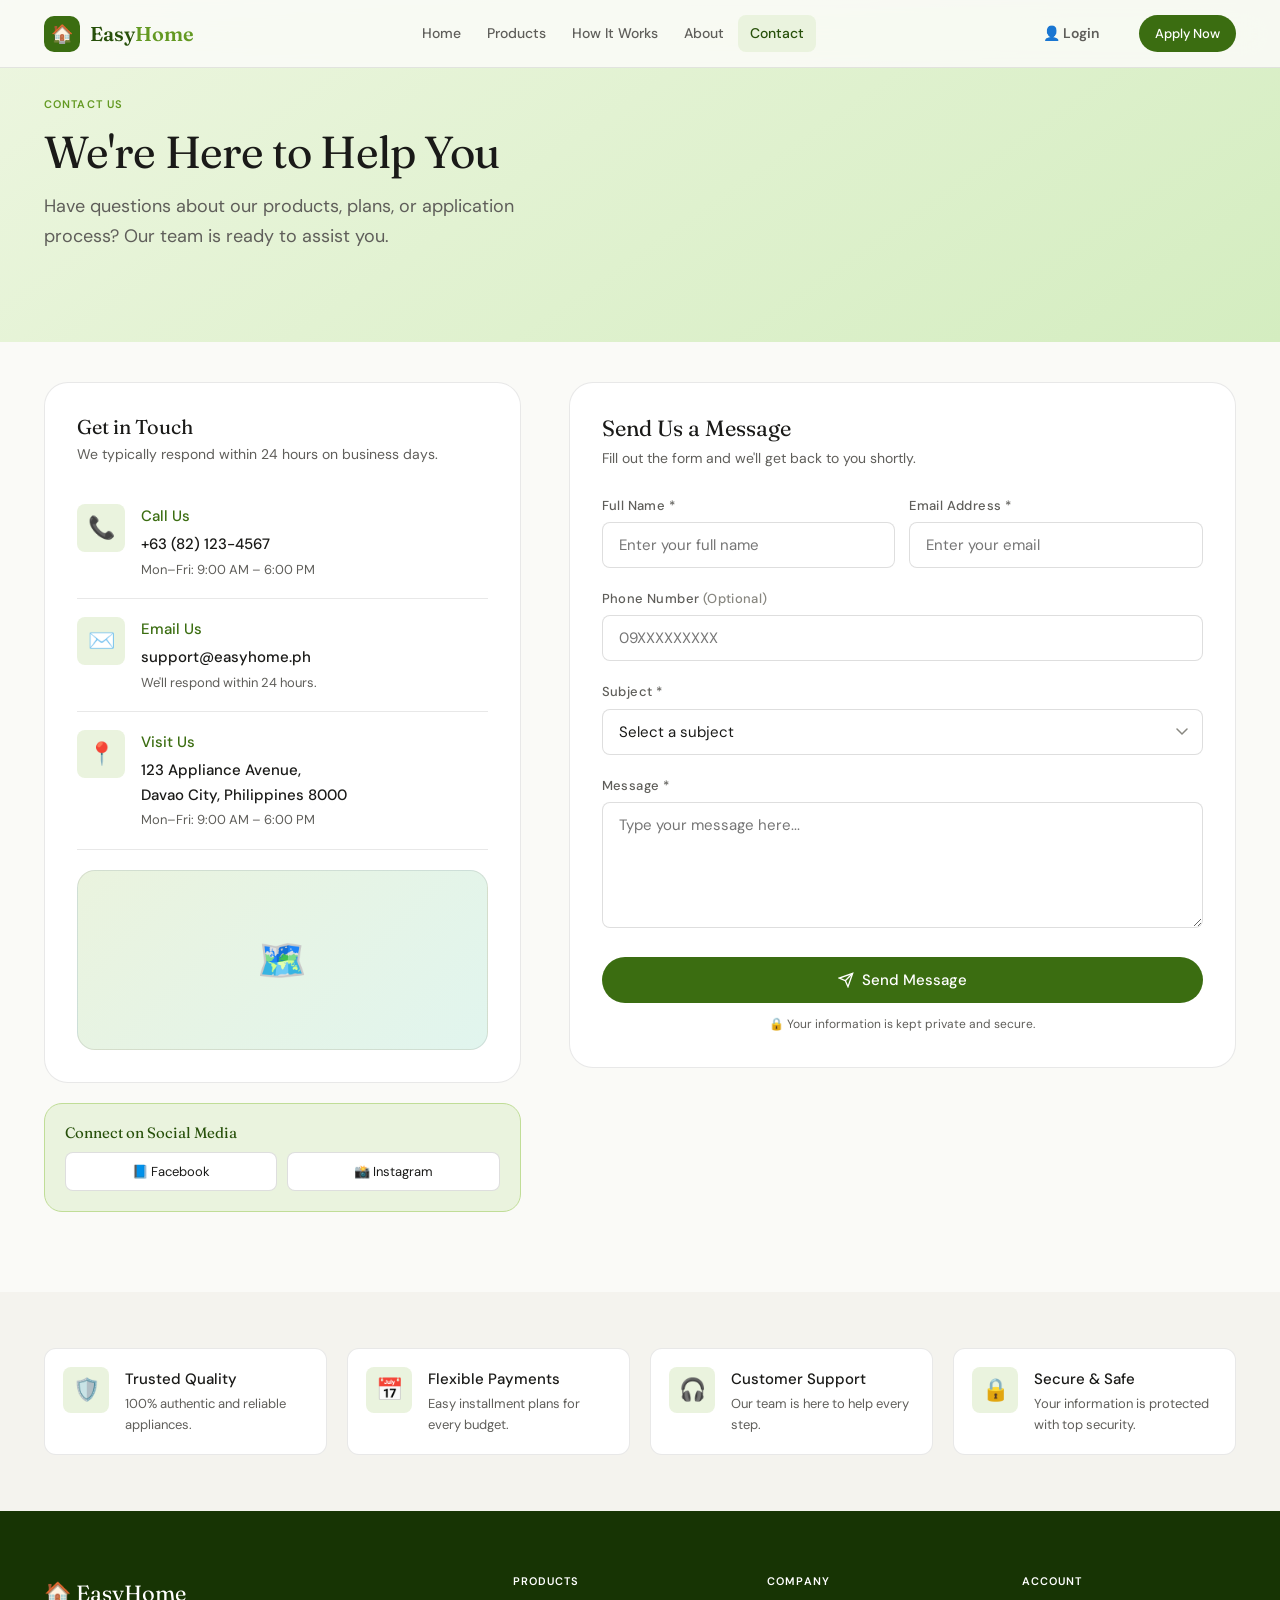
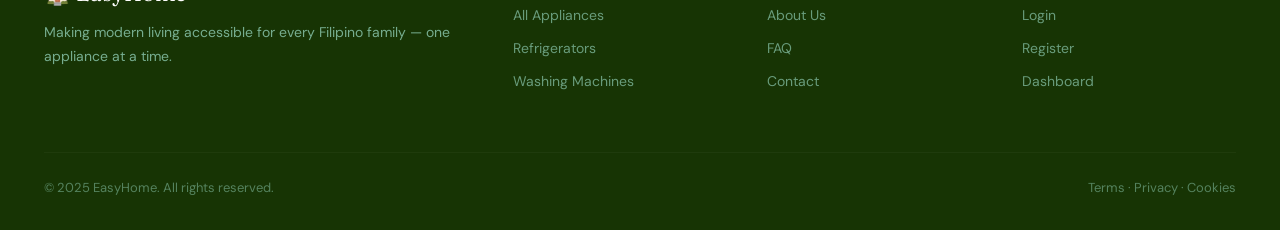
<file: contact.html>
<!DOCTYPE html>
<html lang="en" data-theme="light">

<head>
  <meta charset="UTF-8">
  <meta name="viewport" content="width=device-width, initial-scale=1.0">
  <title>Contact Us – EasyHome</title>
  <link rel="icon" type="image/svg+xml"
    href="data:image/svg+xml,<svg xmlns='http://www.w3.org/2000/svg' viewBox='0 0 32 32'><rect width='32' height='32' rx='8' fill='%233B6D11'/><text y='22' x='5' font-size='20'>🏠</text></svg>">
  <link
    href="https://fonts.googleapis.com/css2?family=Fraunces:ital,wght@0,300;0,400;0,500;0,600;1,400;1,500&family=DM+Sans:wght@300;400;500;600&display=swap"
    rel="stylesheet">
  <link rel="stylesheet" href="shared.css">
  <style>
    .contact-hero {
      padding: 90px 0 90px;
      background: linear-gradient(145deg, #edf6e0 0%, #d4edc0 100%)
    }

    [data-theme="dark"] .contact-hero {
      background: linear-gradient(145deg, #0d1f06 0%, #112808 100%)
    }

    .contact-layout {
      display: grid;
      grid-template-columns: 1fr 1.4fr;
      gap: 48px;
      align-items: start
    }

    .contact-info-card {
      background: var(--surface);
      border-radius: var(--radius-xl);
      border: 1px solid var(--border);
      padding: 32px
    }

    .contact-method {
      display: flex;
      align-items: flex-start;
      gap: 16px;
      padding: 18px 0;
      border-bottom: 1px solid var(--border)
    }

    .contact-method:last-child {
      border-bottom: none
    }

    .contact-icon {
      width: 48px;
      height: 48px;
      border-radius: var(--radius-sm);
      background: var(--g50);
      display: flex;
      align-items: center;
      justify-content: center;
      font-size: 22px;
      flex-shrink: 0
    }

    .contact-method-title {
      font-size: 15px;
      font-weight: 500;
      color: var(--g600);
      margin-bottom: 3px
    }

    .contact-method-val {
      font-size: 15px;
      color: var(--text);
      font-weight: 500;
      margin-bottom: 2px
    }

    .contact-method-sub {
      font-size: 13px;
      color: var(--muted)
    }

    .form-card {
      background: var(--surface);
      border-radius: var(--radius-xl);
      border: 1px solid var(--border);
      padding: 32px
    }

    .form-card-title {
      font-size: 22px;
      color: var(--text);
      margin-bottom: 6px
    }

    .form-card-sub {
      font-size: 14px;
      color: var(--muted);
      margin-bottom: 24px
    }

    .contact-form-row {
      display: grid;
      grid-template-columns: 1fr 1fr;
      gap: 14px
    }

    .map-placeholder {
      background: linear-gradient(135deg, var(--g50), var(--t50));
      border-radius: var(--radius-lg);
      height: 180px;
      display: flex;
      align-items: center;
      justify-content: center;
      font-size: 40px;
      margin-top: 20px;
      border: 1px solid var(--border)
    }

    @media(max-width:900px) {
      .contact-layout {
        grid-template-columns: 1fr
      }

      .contact-form-row {
        grid-template-columns: 1fr
      }
    }
  </style>
</head>

<body>
  <!-- NAV -->
  <nav id="main-nav">
    <div class="nav-inner">
      <a class="nav-logo" href="index.html">
        <div class="nav-logo-mark">🏠</div><span>Easy<span style="color:var(--g400)">Home</span></span>
      </a>
      <div class="nav-links">
        <a class="nav-link" href="index.html">Home</a>
        <a class="nav-link" href="catalog.html">Products</a>
        <a class="nav-link" href="index.html#howitworks">How It Works</a>
        <a class="nav-link" href="about.html">About</a>
        <a class="nav-link active" href="contact.html">Contact</a>
      </div>
      <div class="nav-actions" style="display:flex;align-items:center;gap:16px;">
        <div class="nav-user-btn" id="nav-user-btn" style="display:none;align-items:center;gap:8px;font-weight:600;color:var(--g700);">
          <span style="font-size:18px;">👤</span><span id="nav-user-name"></span>
        </div>
        <a class="nav-link" id="nav-login-btn" href="login.html" style="font-weight:600;display:inline-flex;align-items:center;gap:8px;">👤 Login</a>
        <a class="btn btn-primary btn-sm" href="apply.html" style="margin-left:12px;">Apply Now</a>
        <button class="hamburger" id="hamburger" aria-label="Menu"><span></span><span></span><span></span></button>
      </div>
    </div>
  </nav>
  <div class="settings-panel" id="settings-panel">
    <div class="settings-panel-title">⚙️ Settings</div>
    <div class="settings-row">
      <div>
        <div class="settings-label">🌙 Dark Mode</div>
      </div><label class="toggle-switch"><input type="checkbox" id="theme-toggle"
          onchange="toggleTheme(this.checked)"><span class="toggle-track"></span></label>
    </div>
    <div class="settings-row" style="border:none;padding-bottom:0;"><a href="login.html"
        style="font-size:13px;color:var(--g600);font-weight:500;">Login →</a><button onclick="Auth.logout()"
        style="font-size:12px;color:var(--r600);background:none;border:none;cursor:pointer;">Logout</button></div>
  </div>
  <div class="mobile-menu" id="mobile-menu">
    <a class="nav-link" href="index.html">Home</a>
    <a class="nav-link" href="catalog.html">Products</a>
    <a class="nav-link" href="index.html#howitworks">How It Works</a>
    <a class="nav-link" href="about.html">About</a>
    <a class="nav-link active" href="contact.html">Contact</a>
    <div class="mobile-menu-divider"></div>
    <a class="nav-link" href="login.html"><span style="margin-right:8px;">👤</span>Login</a>
    <a class="btn btn-primary btn-sm" href="apply.html" style="margin-top:8px;">Apply Now →</a>
  </div>

  <!-- HERO -->
  <div class="contact-hero">
    <div class="container">
      <span class="label">Contact Us</span>
      <h1 class="display-2" style="color:var(--text);margin-bottom:12px;">We're Here to Help You</h1>
      <p class="lead" style="max-width:520px;">Have questions about our products, plans, or application process? Our
        team is ready to assist you.</p>
    </div>
  </div>

  <!-- CONTACT SECTION -->
  <section class="section" style="padding-top:40px;">
    <div class="container">
      <div class="contact-layout">
        <!-- Left: Contact info -->
        <div>
          <div class="contact-info-card" data-reveal>
            <h3 style="font-size:20px;color:var(--text);margin-bottom:4px;">Get in Touch</h3>
            <p style="font-size:14px;color:var(--muted);margin-bottom:20px;">We typically respond within 24 hours on
              business days.</p>
            <div class="contact-method">
              <div class="contact-icon">📞</div>
              <div>
                <div class="contact-method-title">Call Us</div>
                <div class="contact-method-val">+63 (82) 123-4567</div>
                <div class="contact-method-sub">Mon–Fri: 9:00 AM – 6:00 PM</div>
              </div>
            </div>
            <div class="contact-method">
              <div class="contact-icon">✉️</div>
              <div>
                <div class="contact-method-title">Email Us</div>
                <div class="contact-method-val">support@easyhome.ph</div>
                <div class="contact-method-sub">We'll respond within 24 hours.</div>
              </div>
            </div>
            <div class="contact-method">
              <div class="contact-icon">📍</div>
              <div>
                <div class="contact-method-title">Visit Us</div>
                <div class="contact-method-val">123 Appliance Avenue,<br>Davao City, Philippines 8000</div>
                <div class="contact-method-sub">Mon–Fri: 9:00 AM – 6:00 PM</div>
              </div>
            </div>
            <div class="map-placeholder">🗺️</div>
          </div>

          <div
            style="margin-top:20px;background:var(--g50);border-radius:var(--radius-lg);padding:20px;border:1px solid var(--g100);"
            data-reveal>
            <h4 style="font-size:15px;color:var(--g800);margin-bottom:8px;">Connect on Social Media</h4>
            <div style="display:flex;gap:10px;margin-top:10px;">
              <button onclick="Toast.info('Facebook page coming soon!')"
                style="flex:1;padding:10px;border:1px solid var(--border-md);border-radius:var(--radius-sm);background:var(--surface);font-size:13px;color:var(--text);cursor:pointer;">📘
                Facebook</button>
              <button onclick="Toast.info('Instagram page coming soon!')"
                style="flex:1;padding:10px;border:1px solid var(--border-md);border-radius:var(--radius-sm);background:var(--surface);font-size:13px;color:var(--text);cursor:pointer;">📸
                Instagram</button>
            </div>
          </div>
        </div>

        <!-- Right: Contact Form -->
        <div class="form-card" data-reveal data-reveal-delay="1">
          <h2 class="form-card-title">Send Us a Message</h2>
          <p class="form-card-sub">Fill out the form and we'll get back to you shortly.</p>

          <div id="contact-success" class="alert alert-success" style="display:none;">
            ✅ Your message has been sent! We'll get back to you within 24 hours.
          </div>

          <div class="contact-form-row">
            <div class="form-group">
              <label class="form-label">Full Name *</label>
              <input class="form-control" id="c-name" type="text" placeholder="Enter your full name">
              <div class="form-error" id="c-name-err"></div>
            </div>
            <div class="form-group">
              <label class="form-label">Email Address *</label>
              <input class="form-control" id="c-email" type="email" placeholder="Enter your email">
              <div class="form-error" id="c-email-err"></div>
            </div>
          </div>
          <div class="form-group">
            <label class="form-label">Phone Number <span style="color:var(--hint);">(Optional)</span></label>
            <input class="form-control" id="c-phone" type="tel" placeholder="09XXXXXXXXX">
          </div>
          <div class="form-group">
            <label class="form-label">Subject *</label>
            <select class="form-select" id="c-subject">
              <option value="">Select a subject</option>
              <option>Product Inquiry</option>
              <option>Application Status</option>
              <option>Payment Concern</option>
              <option>Delivery &amp; Installation</option>
              <option>Maintenance &amp; Repair</option>
              <option>Other</option>
            </select>
            <div class="form-error" id="c-subject-err"></div>
          </div>
          <div class="form-group">
            <label class="form-label">Message *</label>
            <textarea class="form-control" id="c-message" rows="5" placeholder="Type your message here..."></textarea>
            <div class="form-error" id="c-message-err"></div>
          </div>
          <button class="btn btn-primary" style="width:100%;justify-content:center;" onclick="sendMessage()"
            id="send-btn">
            <svg width="16" height="16" viewBox="0 0 24 24" fill="none" stroke="currentColor" stroke-width="2">
              <line x1="22" y1="2" x2="11" y2="13" />
              <polygon points="22 2 15 22 11 13 2 9 22 2" />
            </svg>
            Send Message
          </button>
          <p style="font-size:12px;color:var(--muted);text-align:center;margin-top:12px;">🔒 Your information is kept
            private and secure.</p>
        </div>
      </div>
    </div>
  </section>

  <!-- TRUST STRIP -->
  <section class="section-sm" style="background:var(--gray1);">
    <div class="container">
      <div class="grid-4">
        <div class="feature-row" data-reveal>
          <div class="feature-icon">🛡️</div>
          <div>
            <div class="feature-title">Trusted Quality</div>
            <div class="feature-desc">100% authentic and reliable appliances.</div>
          </div>
        </div>
        <div class="feature-row" data-reveal data-reveal-delay="1">
          <div class="feature-icon">📅</div>
          <div>
            <div class="feature-title">Flexible Payments</div>
            <div class="feature-desc">Easy installment plans for every budget.</div>
          </div>
        </div>
        <div class="feature-row" data-reveal data-reveal-delay="2">
          <div class="feature-icon">🎧</div>
          <div>
            <div class="feature-title">Customer Support</div>
            <div class="feature-desc">Our team is here to help every step.</div>
          </div>
        </div>
        <div class="feature-row" data-reveal data-reveal-delay="3">
          <div class="feature-icon">🔒</div>
          <div>
            <div class="feature-title">Secure &amp; Safe</div>
            <div class="feature-desc">Your information is protected with top security.</div>
          </div>
        </div>
      </div>
    </div>
  </section>

  <!-- FOOTER -->
  <footer>
    <div class="container">
      <div class="footer-grid">
        <div>
          <div class="footer-logo">🏠 EasyHome</div>
          <p class="footer-tagline">Making modern living accessible for every Filipino family — one appliance at a time.
          </p>
        </div>
        <div class="footer-col">
          <h5>Products</h5><a href="catalog.html">All Appliances</a><a
            href="catalog.html?cat=refrigerators">Refrigerators</a><a href="catalog.html?cat=washers">Washing
            Machines</a>
        </div>
        <div class="footer-col">
          <h5>Company</h5><a href="about.html">About Us</a><a href="about.html#faq">FAQ</a><a
            href="contact.html">Contact</a>
        </div>
        <div class="footer-col">
          <h5>Account</h5><a href="login.html">Login</a><a href="register.html">Register</a><a
            href="dashboard.html">Dashboard</a>
        </div>
      </div>
      <div class="footer-bottom"><span>© 2025 EasyHome. All rights reserved.</span><span>Terms · Privacy ·
          Cookies</span></div>
    </div>
  </footer>

  <script src="shared.js"></script>
  <script>
    function sendMessage() {
      const name = document.getElementById('c-name').value.trim();
      const email = document.getElementById('c-email').value.trim();
      const subject = document.getElementById('c-subject').value;
      const message = document.getElementById('c-message').value.trim();
      let valid = true;

      ['c-name', 'c-email', 'c-subject', 'c-message'].forEach(id => clearFieldError(id));

      if (!name) { showFieldError('c-name', 'Your name is required.'); valid = false; }
      if (!email) { showFieldError('c-email', 'Email is required.'); valid = false; }
      else if (!validateEmail(email)) { showFieldError('c-email', 'Please enter a valid email.'); valid = false; }
      if (!subject) { showFieldError('c-subject', 'Please select a subject.'); valid = false; }
      if (!message || message.length < 10) { showFieldError('c-message', 'Please enter a message (at least 10 characters).'); valid = false; }
      if (!valid) return;

      const btn = document.getElementById('send-btn');
      btn.innerHTML = '<span class="spinner"></span> Sending...';
      btn.disabled = true;

      setTimeout(() => {
        // Save message to localStorage
        const msgs = Store.get('contact_messages', []);
        msgs.push({ name, email, subject, message, sentAt: new Date().toISOString(), id: Date.now() });
        Store.set('contact_messages', msgs);

        document.getElementById('contact-success').style.display = 'flex';
        document.getElementById('c-name').value = '';
        document.getElementById('c-email').value = '';
        document.getElementById('c-phone').value = '';
        document.getElementById('c-subject').value = '';
        document.getElementById('c-message').value = '';
        btn.innerHTML = '<svg width="16" height="16" viewBox="0 0 24 24" fill="none" stroke="currentColor" stroke-width="2"><line x1="22" y1="2" x2="11" y2="13"/><polygon points="22 2 15 22 11 13 2 9 22 2"/></svg> Send Message';
        btn.disabled = false;
        Toast.success('Message sent successfully!');
        setTimeout(() => { document.getElementById('contact-success').style.display = 'none'; }, 5000);
      }, 1000);
    }
  </script>
</body>

</html>
</file>
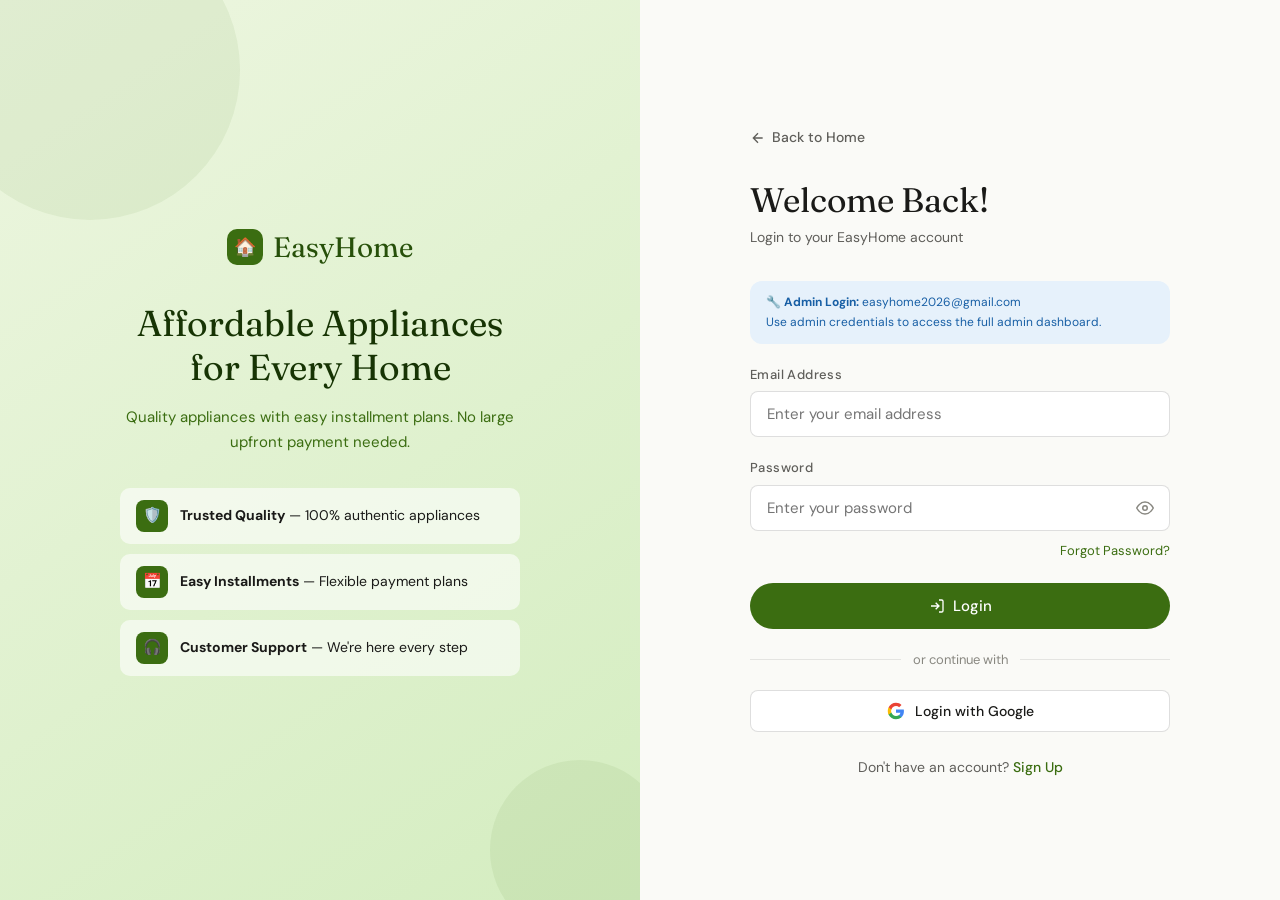
<file: dashboard.html>
<!DOCTYPE html>
<html lang="en" data-theme="light">

<head>
  <meta charset="UTF-8">
  <meta name="viewport" content="width=device-width, initial-scale=1.0">
  <title>My Dashboard – EasyHome</title>
  <link rel="icon" type="image/svg+xml"
    href="data:image/svg+xml,<svg xmlns='http://www.w3.org/2000/svg' viewBox='0 0 32 32'><rect width='32' height='32' rx='8' fill='%233B6D11'/><text y='22' x='5' font-size='20'>🏠</text></svg>">
  <link
    href="https://fonts.googleapis.com/css2?family=Fraunces:ital,wght@0,300;0,400;0,500;0,600;1,400;1,500&family=DM+Sans:wght@300;400;500;600&display=swap"
    rel="stylesheet">
  <link rel="stylesheet" href="shared.css">
  <style>
    .dash-page {
      padding-top: var(--nav-h);
      min-height: 100vh;
      background: var(--bg-page)
    }

    .dash-layout {
      display: grid;
      grid-template-columns: 240px 1fr;
      gap: 24px;
      align-items: start;
      padding: 24px 0
    }

    .dash-sidebar {
      background: var(--surface);
      border-radius: var(--radius-lg);
      border: 1px solid var(--border);
      overflow: hidden;
      position: sticky;
      top: calc(var(--nav-h)+16px)
    }

    .dash-user-card {
      padding: 24px;
      text-align: center;
      background: linear-gradient(145deg, var(--g50), var(--t50));
      border-bottom: 1px solid var(--border)
    }

    .dash-avatar {
      width: 60px;
      height: 60px;
      border-radius: 50%;
      background: var(--g600);
      color: white;
      font-size: 22px;
      font-weight: 600;
      display: flex;
      align-items: center;
      justify-content: center;
      margin: 0 auto 10px
    }

    .dash-username {
      font-size: 16px;
      font-weight: 500;
      color: var(--text)
    }

    .dash-role {
      font-size: 12px;
      color: var(--muted);
      margin-top: 2px
    }

    .dash-nav {
      padding: 8px 0
    }

    .dash-nav-item {
      display: flex;
      align-items: center;
      gap: 10px;
      padding: 11px 18px;
      font-size: 14px;
      font-weight: 500;
      color: var(--muted);
      cursor: pointer;
      transition: all var(--transition);
      border-left: 3px solid transparent;
      border: none;
      background: none;
      width: 100%;
      text-align: left
    }

    .dash-nav-item:hover {
      background: var(--gray0);
      color: var(--g800)
    }

    .dash-nav-item.active {
      background: var(--g50);
      color: var(--g800);
      border-left: 3px solid var(--g600)
    }

    .dash-nav-item .nav-icon {
      font-size: 17px;
      width: 22px;
      text-align: center;
      flex-shrink: 0
    }

    .dash-panel {
      display: none
    }

    .dash-panel.active {
      display: block;
      animation: fadeUp .35s cubic-bezier(.4, 0, .2, 1)
    }

    @keyframes fadeUp {
      from {
        opacity: 0;
        transform: translateY(12px)
      }

      to {
        opacity: 1;
        transform: translateY(0)
      }
    }

    .stat-cards {
      display: grid;
      grid-template-columns: repeat(3, 1fr);
      gap: 16px;
      margin-bottom: 24px
    }

    .stat-card {
      background: var(--surface);
      border-radius: var(--radius-md);
      border: 1px solid var(--border);
      padding: 20px;
      display: flex;
      flex-direction: column;
      gap: 6px
    }

    .stat-card-val {
      font-family: 'Fraunces', serif;
      font-size: 28px;
      color: var(--text)
    }

    .stat-card-lbl {
      font-size: 12px;
      color: var(--muted)
    }

    .app-row {
      display: flex;
      align-items: center;
      gap: 14px;
      padding: 14px 16px;
      border-top: 1px solid var(--border);
      transition: background var(--transition)
    }

    .app-row:hover {
      background: var(--gray0)
    }

    .app-img {
      width: 50px;
      height: 50px;
      border-radius: var(--radius-sm);
      object-fit: cover;
      background: var(--gray1);
      flex-shrink: 0
    }

    .app-info {
      flex: 1;
      min-width: 0
    }

    .app-name {
      font-size: 14px;
      font-weight: 500;
      color: var(--text);
      white-space: nowrap;
      overflow: hidden;
      text-overflow: ellipsis
    }

    .app-meta {
      font-size: 12px;
      color: var(--muted);
      margin-top: 2px
    }

    .app-right {
      text-align: right;
      flex-shrink: 0
    }

    .cart-item {
      display: flex;
      align-items: center;
      gap: 14px;
      padding: 16px 0;
      border-bottom: 1px solid var(--border)
    }

    .cart-img {
      width: 60px;
      height: 60px;
      border-radius: var(--radius-sm);
      object-fit: cover;
      background: var(--gray1);
      flex-shrink: 0
    }

    .cart-qty-ctrl {
      display: flex;
      align-items: center;
      gap: 6px
    }

    .qty-btn {
      width: 28px;
      height: 28px;
      border: 1px solid var(--border-md);
      border-radius: 6px;
      background: var(--surface);
      font-size: 15px;
      display: flex;
      align-items: center;
      justify-content: center;
      cursor: pointer;
      transition: background var(--transition)
    }

    .qty-btn:hover {
      background: var(--g50)
    }

    .cart-total-bar {
      background: var(--g50);
      border-radius: var(--radius-md);
      padding: 16px 20px;
      display: flex;
      align-items: center;
      justify-content: space-between;
      margin-top: 16px
    }

    .profile-avatar-wrap {
      position: relative;
      display: inline-block
    }

    .avatar-edit-btn {
      position: absolute;
      bottom: 0;
      right: 0;
      width: 26px;
      height: 26px;
      border-radius: 50%;
      background: var(--g600);
      color: white;
      border: 2px solid var(--surface);
      font-size: 12px;
      display: flex;
      align-items: center;
      justify-content: center;
      cursor: pointer
    }

    .need-help {
      background: linear-gradient(145deg, var(--g50), var(--t50));
      border-radius: var(--radius-md);
      padding: 18px;
      margin-top: 16px
    }

    @media(max-width:900px) {
      .dash-layout {
        grid-template-columns: 1fr
      }

      .dash-sidebar {
        position: static;
        display: flex;
        flex-direction: column
      }

      .dash-user-card {
        display: flex;
        align-items: center;
        gap: 16px;
        padding: 16px 20px;
        background: linear-gradient(145deg, var(--g50), var(--t50));
        border-bottom: 1px solid var(--border);
        text-align: left
      }

      .dash-nav {
        display: flex;
        flex-wrap: wrap;
        padding: 0;
        gap: 0
      }

      .dash-nav-item {
        flex: 1;
        min-width: 150px;
        border-left: none;
        border-bottom: 3px solid transparent;
        padding: 12px 16px;
        text-align: center;
        border-radius: 0
      }

      .dash-nav-item.active {
        border-left: none;
        border-bottom: 3px solid var(--g600);
        background: var(--g50)
      }

      .need-help {
        display: none
      }

      .grid-2 {
        grid-template-columns: 1fr
      }

      .stat-cards {
        grid-template-columns: repeat(2, 1fr)
      }
    }

    @media(max-width:600px) {
      .dash-sidebar {
        margin-bottom: 0;
        border-radius: 0;
        border: none;
        border-bottom: 1px solid var(--border)
      }

      .dash-user-card {
        padding: 12px 16px;
        gap: 12px
      }

      .dash-avatar {
        width: 48px;
        height: 48px;
        font-size: 18px
      }

      .dash-username {
        font-size: 14px
      }

      .dash-role {
        font-size: 11px
      }

      .dash-nav {
        overflow-x: auto
      }

      .dash-nav-item {
        min-width: 100px;
        padding: 10px 12px;
        font-size: 12px
      }

      .dash-nav-item .nav-icon {
        font-size: 16px
      }

      .stat-cards {
        grid-template-columns: 1fr 1fr
      }

      .section-card {
        padding: 16px
      }

      .section-card-title {
        font-size: 14px;
        margin-bottom: 12px
      }

      .cart-item {
        flex-wrap: wrap;
        gap: 10px;
        padding: 12px 0
      }

      .cart-img {
        width: 50px;
        height: 50px
      }

      .app-row {
        padding: 10px 12px;
        gap: 10px
      }

      .app-img {
        width: 45px;
        height: 45px
      }

      .app-name {
        font-size: 12px
      }

      .app-meta {
        font-size: 10px
      }
    }

    @media(max-width:480px) {
      .stat-cards {
        grid-template-columns: 1fr
      }

      .dash-nav-item {
        min-width: 80px;
        padding: 8px 10px;
        font-size: 11px
      }

      .section-card {
        padding: 12px
        margin-bottom: 16px
      }

      .form-group {
        margin-bottom: 14px
      }

      .grid-2 {
        gap: 12px
      }

      .btn-sm {
        width: 100%;
        justify-content: center
      }

      .settings-row {
        flex-wrap: wrap;
        gap: 10px
      }

      .form-label {
        font-size: 12px
      }

      .form-control,
      .form-select {
        font-size: 14px;
        padding: 10px 12px
      }
    }
  </style>
</head>

<body>
  <div class="dash-page">
    <nav id="main-nav">
      <div class="nav-inner">
        <a class="nav-logo" href="index.html">
          <div class="nav-logo-mark">🏠</div><span>Easy<span style="color:var(--g400)">Home</span></span>
        </a>
        <div class="nav-links">
          <a class="nav-link" href="index.html">Home</a>
          <a class="nav-link" href="catalog.html">Products</a>
          <a class="nav-link" href="index.html#howitworks">How It Works</a>
          <a class="nav-link" href="about.html">About</a>
          <a class="nav-link" href="contact.html">Contact</a>
        </div>
        <div class="nav-actions" style="display:flex;align-items:center;gap:16px;">
          <div class="nav-user-btn" id="nav-user-btn" style="display:none;align-items:center;gap:8px;font-weight:600;color:var(--g700);">
            <span style="font-size:18px;line-height:1;">👤</span><span id="nav-user-name"></span>
          </div>
          <a class="nav-link" id="nav-login-btn" href="login.html" style="font-weight:600;display:inline-flex;align-items:center;gap:8px;">👤 Login</a>
          <a class="btn btn-primary btn-sm" href="apply.html" style="margin-left:12px;">Apply Now</a>
          <button class="hamburger" id="hamburger" aria-label="Menu"><span></span><span></span><span></span></button>
        </div>
      </div>
    </nav>
    <div class="settings-panel" id="settings-panel">
      <div class="settings-panel-title">⚙️ Settings</div>
      <div class="settings-row">
        <div>
          <div class="settings-label">🌙 Dark Mode</div>
          <div class="settings-desc">Switch theme</div>
        </div><label class="toggle-switch"><input type="checkbox" id="theme-toggle"
            onchange="toggleTheme(this.checked)"><span class="toggle-track"></span></label>
      </div>
      <div class="settings-row">
        <div>
          <div class="settings-label">🔔 Notifications</div>
        </div><label class="toggle-switch"><input type="checkbox" checked><span class="toggle-track"></span></label>
      </div>
      <div class="settings-row" style="border:none;padding-bottom:0;">
        <button onclick="Auth.logout()"
          style="font-size:13px;color:var(--r600);background:none;border:none;cursor:pointer;font-weight:500;">🚪
          Logout</button>
      </div>
    </div>
    <div class="mobile-menu" id="mobile-menu">
      <a class="nav-link" href="index.html">Home</a><a class="nav-link" href="catalog.html">Products</a>
      <a class="nav-link" href="about.html">About</a><a class="nav-link" href="contact.html">Contact</a>
      <div class="mobile-menu-divider"></div>
      <button onclick="Auth.logout()"
        style="font-size:14px;color:var(--r600);background:none;border:none;cursor:pointer;padding:10px 14px;text-align:left;width:100%;">🚪
        Logout</button>
    </div>

    <div class="container">
      <div class="dash-layout">
        <!-- Sidebar -->
        <div class="dash-sidebar">
          <div class="dash-user-card">
            <div class="profile-avatar-wrap">
              <div class="dash-avatar" id="dash-avatar">JD</div>
              <div class="avatar-edit-btn" onclick="showPanel('profile')" title="Edit profile">✏️</div>
            </div>
            <div class="dash-username" id="dash-name">John Doe</div>
            <div class="dash-role" id="dash-email">user@email.com</div>
          </div>
          <div class="dash-nav">
            <button class="dash-nav-item active" onclick="showPanel('overview')"><span class="nav-icon">🏠</span>
              Dashboard</button>
            <button class="dash-nav-item" onclick="showPanel('applications')"><span class="nav-icon">📋</span> My
              Applications</button>
            <button class="dash-nav-item" onclick="showPanel('payments')"><span class="nav-icon">📅</span> Payment
              Plans</button>
            <button class="dash-nav-item" onclick="showPanel('cart')" id="cart-nav-item"><span
                class="nav-icon">🛒</span> My Cart <span id="cart-sidebar-badge"
                style="margin-left:auto;background:var(--g600);color:white;font-size:11px;padding:2px 7px;border-radius:10px;display:none;"></span></button>
            <button class="dash-nav-item" onclick="showPanel('wishlist')"><span class="nav-icon">♥</span>
              Wishlist</button>
            <button class="dash-nav-item" onclick="showPanel('profile')"><span class="nav-icon">👤</span>
              Profile</button>
            <button class="dash-nav-item" onclick="showPanel('settings-dash')"><span class="nav-icon">⚙️</span>
              Settings</button>
            <div style="height:1px;background:var(--border);margin:8px 0;"></div>
            <button class="dash-nav-item" style="color:var(--r600);" onclick="Auth.logout()"><span
                class="nav-icon">🚪</span> Logout</button>
          </div>
          <div class="need-help">
            <div style="font-size:13px;font-weight:600;color:var(--g800);margin-bottom:4px;">Need Help?</div>
            <div style="font-size:12px;color:var(--muted);margin-bottom:10px;">Our support team is here to help you.
            </div>
            <a href="contact.html" class="btn btn-primary btn-sm" style="width:100%;justify-content:center;">Contact
              Support</a>
          </div>
        </div>

        <!-- Main content -->
        <div id="dash-content">
          <!-- OVERVIEW -->
          <div class="dash-panel active" id="panel-overview">
            <div
              style="display:flex;align-items:center;justify-content:space-between;margin-bottom:24px;flex-wrap:wrap;gap:12px;">
              <div>
                <h2 style="font-size:26px;color:var(--text);">Welcome back, <span id="welcome-name">there</span>! 👋
                </h2>
                <p style="font-size:14px;color:var(--muted);">Here's what's happening with your account.</p>
              </div>
              <a href="apply.html" class="btn btn-primary btn-sm">+ New Application</a>
            </div>
            <div class="stat-cards">
              <div class="stat-card">
                <div style="font-size:24px;">📋</div>
                <div class="stat-card-val" id="stat-apps">0</div>
                <div class="stat-card-lbl">Active Applications</div>
              </div>
              <div class="stat-card">
                <div style="font-size:24px;">✅</div>
                <div class="stat-card-val" id="stat-approved">0</div>
                <div class="stat-card-lbl">Approved</div>
              </div>
              <div class="stat-card">
                <div style="font-size:24px;">🕐</div>
                <div class="stat-card-val" id="stat-review">0</div>
                <div class="stat-card-lbl">In Review</div>
              </div>
            </div>
            <div class="grid-2" style="gap:24px;">
              <div class="section-card">
                <div class="section-card-title" style="display:flex;align-items:center;justify-content:space-between;">
                  My Applications <button class="btn btn-secondary btn-sm" onclick="showPanel('applications')">View
                    All</button></div>
                <div id="overview-apps">
                  <div style="text-align:center;padding:24px;color:var(--muted);font-size:14px;">No applications yet. <a
                      href="apply.html" style="color:var(--g600);">Apply now →</a></div>
                </div>
              </div>
              <div class="section-card">
                <div class="section-card-title">Quick Links</div>
                <div class="grid-2" style="gap:10px;">
                  <a href="catalog.html" class="feature-row" style="text-decoration:none;">
                    <div class="feature-icon">🛒</div>
                    <div>
                      <div class="feature-title" style="font-size:13px;">Browse Products</div>
                    </div>
                  </a>
                  <button class="feature-row" onclick="showPanel('payments')"
                    style="border:none;cursor:pointer;text-align:left;">
                    <div class="feature-icon">📅</div>
                    <div>
                      <div class="feature-title" style="font-size:13px;">Payment Plans</div>
                    </div>
                  </button>
                  <a href="index.html#howitworks" class="feature-row" style="text-decoration:none;">
                    <div class="feature-icon">❓</div>
                    <div>
                      <div class="feature-title" style="font-size:13px;">How It Works</div>
                    </div>
                  </a>
                  <a href="contact.html" class="feature-row" style="text-decoration:none;">
                    <div class="feature-icon">🎧</div>
                    <div>
                      <div class="feature-title" style="font-size:13px;">Help Center</div>
                    </div>
                  </a>
                </div>
              </div>
            </div>
          </div>

          <!-- APPLICATIONS -->
          <div class="dash-panel" id="panel-applications">
            <div
              style="display:flex;align-items:center;justify-content:space-between;margin-bottom:24px;flex-wrap:wrap;gap:12px;">
              <h2 style="font-size:22px;color:var(--text);">My Applications</h2>
              <a href="apply.html" class="btn btn-primary btn-sm">+ New Application</a>
            </div>
            <div class="section-card">
              <div class="section-card-title">All Applications</div>
              <div id="applications-list"></div>
            </div>
          </div>

          <!-- PAYMENTS -->
          <div class="dash-panel" id="panel-payments">
            <h2 style="font-size:22px;color:var(--text);margin-bottom:24px;">Payment Plans</h2>
            <div class="section-card">
              <div class="section-card-title">Active Payment Schedules</div>
              <div id="payments-list">
                <div style="text-align:center;padding:40px;color:var(--muted);">No active payment plans yet. <a
                    href="catalog.html" style="color:var(--g600);">Browse products →</a></div>
              </div>
            </div>
          </div>

          <!-- CART -->
          <div class="dash-panel" id="panel-cart">
            <h2 style="font-size:22px;color:var(--text);margin-bottom:24px;">My Cart</h2>
            <div class="section-card">
              <div class="section-card-title">Cart Items</div>
              <div id="cart-list"></div>
            </div>
          </div>

          <!-- WISHLIST -->
          <div class="dash-panel" id="panel-wishlist">
            <h2 style="font-size:22px;color:var(--text);margin-bottom:24px;">My Wishlist</h2>
            <div id="wishlist-grid" class="grid-auto"></div>
          </div>

          <!-- PROFILE -->
          <div class="dash-panel" id="panel-profile">
            <h2 style="font-size:22px;color:var(--text);margin-bottom:24px;">Profile Information</h2>
            <div class="section-card">
              <div class="section-card-title">Personal Details</div>
              <div style="display:flex;align-items:center;gap:16px;margin-bottom:24px;">
                <div class="profile-avatar-wrap">
                  <div class="dash-avatar" id="profile-avatar" style="width:72px;height:72px;font-size:26px;">JD</div>
                </div>
                <div>
                  <div style="font-size:18px;font-weight:500;color:var(--text);" id="profile-name">John Doe</div>
                  <div style="font-size:14px;color:var(--muted);" id="profile-email">user@email.com</div>
                  <div style="font-size:12px;color:var(--muted);margin-top:2px;" id="profile-joined">Joined —</div>
                </div>
              </div>
              <div class="grid-2" style="gap:14px;">
                <div class="form-group"><label class="form-label">Full Name</label><input class="form-control"
                    id="edit-name" type="text"></div>
                <div class="form-group"><label class="form-label">Email Address</label><input class="form-control"
                    id="edit-email" type="email" readonly style="background:var(--gray1);cursor:not-allowed;"></div>
                <div class="form-group"><label class="form-label">Phone Number</label><input class="form-control"
                    id="edit-phone" type="tel" placeholder="09XXXXXXXXX"></div>
                <div class="form-group"><label class="form-label">Date of Birth</label><input class="form-control"
                    id="edit-dob" type="date"></div>
              </div>
              <button class="btn btn-primary btn-sm" onclick="saveProfile()">Save Changes</button>
            </div>
            <div class="section-card">
              <div class="section-card-title">Change Password</div>
              <div class="grid-2" style="gap:14px;">
                <div class="form-group"><label class="form-label">Current Password</label>
                  <div class="pw-wrapper"><input class="form-control" id="old-pw" type="password"
                      placeholder="Current password"><button class="pw-toggle" type="button"></button></div>
                </div>
                <div class="form-group"></div>
                <div class="form-group"><label class="form-label">New Password</label>
                  <div class="pw-wrapper"><input class="form-control" id="new-pw" type="password"
                      placeholder="New password"><button class="pw-toggle" type="button"></button></div>
                </div>
                <div class="form-group"><label class="form-label">Confirm New Password</label>
                  <div class="pw-wrapper"><input class="form-control" id="new-pw2" type="password"
                      placeholder="Confirm new password"><button class="pw-toggle" type="button"></button></div>
                </div>
              </div>
              <button class="btn btn-primary btn-sm" onclick="changePassword()">Update Password</button>
            </div>
          </div>

          <!-- SETTINGS -->
          <div class="dash-panel" id="panel-settings-dash">
            <h2 style="font-size:22px;color:var(--text);margin-bottom:24px;">Settings</h2>
            <div class="section-card">
              <div class="section-card-title">Appearance</div>
              <div class="settings-row">
                <div>
                  <div class="settings-label">🌙 Dark Mode</div>
                  <div class="settings-desc">Use dark color scheme throughout the app</div>
                </div><label class="toggle-switch"><input type="checkbox" id="dash-dark-mode"
                    onchange="toggleTheme(this.checked)"><span class="toggle-track"></span></label>
              </div>
              <div class="settings-row">
                <div>
                  <div class="settings-label">🔤 Font Size</div>
                  <div class="settings-desc">Default text size</div>
                </div><select class="form-select" style="width:120px;"
                  onchange="document.documentElement.style.fontSize=this.value">
                  <option value="15px">Small</option>
                  <option value="16px" selected>Normal</option>
                  <option value="17px">Large</option>
                </select>
              </div>
            </div>
            <div class="section-card">
              <div class="section-card-title">Notifications</div>
              <div class="settings-row">
                <div>
                  <div class="settings-label">📧 Email Notifications</div>
                  <div class="settings-desc">Receive updates on your applications</div>
                </div><label class="toggle-switch"><input type="checkbox" checked
                    onchange="Store.set('email_notif',this.checked)"><span class="toggle-track"></span></label>
              </div>
              <div class="settings-row">
                <div>
                  <div class="settings-label">📱 SMS Alerts</div>
                  <div class="settings-desc">Get SMS for payment reminders</div>
                </div><label class="toggle-switch"><input type="checkbox" checked
                    onchange="Store.set('sms_notif',this.checked)"><span class="toggle-track"></span></label>
              </div>
              <div class="settings-row">
                <div>
                  <div class="settings-label">🔔 Push Notifications</div>
                  <div class="settings-desc">In-app notifications</div>
                </div><label class="toggle-switch"><input type="checkbox" checked><span
                    class="toggle-track"></span></label>
              </div>
            </div>
            <div class="section-card">
              <div class="section-card-title">Account</div>
              <div class="settings-row">
                <div>
                  <div class="settings-label">🗑️ Clear Cart</div>
                  <div class="settings-desc">Remove all items from cart</div>
                </div><button class="btn btn-danger btn-sm"
                  onclick="Cart.clear();renderCart();Toast.success('Cart cleared.')">Clear Cart</button>
              </div>
              <div class="settings-row" style="border:none;">
                <div>
                  <div class="settings-label">🚪 Logout</div>
                  <div class="settings-desc">Sign out of your account</div>
                </div><button class="btn btn-danger btn-sm" onclick="Auth.logout()">Logout</button>
              </div>
            </div>
          </div>
        </div>
      </div>
    </div>
  </div>

  <script src="shared.js"></script>
  <script>
    // Auth guard - redirect to login if not logged in
    const session = Auth.session();
    if (!session) window.location.href = 'login.html';
    // Redirect admin to admin panel
    if (session && session.role === 'admin') window.location.href = 'admin.html';

    function loadUserInfo() {
      const s = Auth.session();
      if (!s) return;
      document.getElementById('dash-avatar').textContent = s.avatar;
      document.getElementById('dash-name').textContent = s.name;
      document.getElementById('dash-email').textContent = s.email;
      document.getElementById('welcome-name').textContent = s.name.split(' ')[0];
      document.getElementById('profile-avatar').textContent = s.avatar;
      document.getElementById('profile-name').textContent = s.name;
      document.getElementById('profile-email').textContent = s.email;
      document.getElementById('edit-name').value = s.name;
      document.getElementById('edit-email').value = s.email;
      const users = Store.get('users', []);
      const u = users.find(x => x.email === s.email);
      if (u) {
        document.getElementById('edit-phone').value = u.phone || '';
        const joined = new Date(u.joined).toLocaleDateString('en-PH', { year: 'numeric', month: 'long', day: 'numeric' });
        document.getElementById('profile-joined').textContent = 'Joined ' + joined;
      }
    }

    function showPanel(id) {
      document.querySelectorAll('.dash-panel').forEach(p => p.classList.remove('active'));
      document.querySelectorAll('.dash-nav-item').forEach(b => b.classList.remove('active'));
      document.getElementById('panel-' + id).classList.add('active');
      const navMap = { overview: 'overview', applications: 'applications', payments: 'payments', cart: 'cart', wishlist: 'wishlist', profile: 'profile', 'settings-dash': 'settings-dash' };
      document.querySelectorAll('.dash-nav-item').forEach(b => {
        if (b.textContent.toLowerCase().includes(id.replace('-dash', '').replace('settings', 'setting'))) b.classList.add('active');
      });
      if (id === 'cart') renderCart();
      if (id === 'applications') renderApplications();
      if (id === 'payments') renderPayments();
      if (id === 'wishlist') renderWishlist();
      if (id === 'settings-dash') {
        const dark = Store.get('theme') === 'dark';
        document.getElementById('dash-dark-mode').checked = dark;
      }
    }

    function renderApplications() {
      const apps = Store.get('applications', []);
      const list = document.getElementById('applications-list');
      const ovApps = document.getElementById('overview-apps');
      if (!apps.length) {
        list.innerHTML = `<div class="empty-state"><div class="empty-icon">📋</div><div class="empty-title">No applications yet</div><div class="empty-desc">Start by browsing our product catalog.</div><a href="catalog.html" class="btn btn-primary btn-sm">Browse Products</a></div>`;
        ovApps.innerHTML = `<div style="text-align:center;padding:24px;color:var(--muted);font-size:14px;">No applications yet. <a href="apply.html" style="color:var(--g600);">Apply now →</a></div>`;
        return;
      }
      const imgs = {
        'Panasonic 2-Door Refrigerator': 'https://images.unsplash.com/photo-1571175443880-49e1d25b2bc5?w=100&q=80',
        'LG Front Load Washing Machine': 'https://images.unsplash.com/photo-1626806787461-102c1bfaaea1?w=100&q=80',
        default: 'https://images.unsplash.com/photo-1558618666-fcd25c85cd64?w=100&q=80'
      };
      const badgeClass = { 'In Review': 'badge-blue', 'Approved': 'badge-green', 'Draft': 'badge-amber', 'Rejected': 'badge-red' };
      const html = apps.map(a => `
    <div class="app-row">
      <img class="app-img" src="${imgs[a.productName] || imgs.default}" alt="" onerror="this.style.background='var(--gray1)'">
      <div class="app-info">
        <div class="app-name">${a.productName || 'General Application'}</div>
        <div class="app-meta">Ref: ${a.ref} · ${new Date(a.submittedAt).toLocaleDateString()}</div>
      </div>
      <div class="app-right">
        <span class="badge ${badgeClass[a.status] || 'badge-amber'}">${a.status}</span>
      </div>
    </div>`).join('');
      list.innerHTML = html;
      ovApps.innerHTML = apps.slice(0, 3).map(a => `
    <div class="app-row">
      <div class="app-info"><div class="app-name">${a.productName || 'General'}</div><div class="app-meta">${a.ref} · ${new Date(a.submittedAt).toLocaleDateString()}</div></div>
      <span class="badge ${badgeClass[a.status] || 'badge-amber'}">${a.status}</span>
    </div>`).join('');

      const total = apps.length;
      const approved = apps.filter(a => a.status === 'Approved').length;
      const review = apps.filter(a => a.status === 'In Review').length;
      document.getElementById('stat-apps').textContent = total;
      document.getElementById('stat-approved').textContent = approved;
      document.getElementById('stat-review').textContent = review;
    }

    function renderPayments() {
      const apps = Store.get('applications', []).filter(a => a.status === 'Approved');
      const list = document.getElementById('payments-list');
      if (!apps.length) { list.innerHTML = `<div style="text-align:center;padding:40px;color:var(--muted);">No active payment plans yet.</div>`; return; }
      list.innerHTML = apps.map(a => `
    <div class="payment-row">
      <div><div style="font-size:14px;font-weight:500;color:var(--text);">${a.productName}</div><div class="payment-due">Ref: ${a.ref}</div></div>
      <div><span class="badge badge-green">Active</span></div>
    </div>`).join('');
    }

    function renderCart() {
      const items = Cart.items();
      const list = document.getElementById('cart-list');
      if (!items.length) { list.innerHTML = `<div class="empty-state"><div class="empty-icon">🛒</div><div class="empty-title">Your cart is empty</div><div class="empty-desc">Browse our products and add items to your cart.</div><a href="catalog.html" class="btn btn-primary btn-sm">Browse Products</a></div>`; return; }
      list.innerHTML = items.map(item => `
    <div class="cart-item">
      <img class="cart-img" src="${item.img}" alt="${item.name}" onerror="this.style.background='var(--gray1)'">
      <div style="flex:1;min-width:0;">
        <div style="font-size:14px;font-weight:500;color:var(--text);">${item.name}</div>
        <div style="font-size:13px;color:var(--muted);">₱${item.price.toLocaleString()}</div>
        <div class="cart-qty-ctrl" style="margin-top:8px;">
          <button class="qty-btn" onclick="adjQty(${item.id},-1)">−</button>
          <span class="qty-num">${item.qty || 1}</span>
          <button class="qty-btn" onclick="adjQty(${item.id},1)">+</button>
        </div>
      </div>
      <div style="text-align:right;">
        <div style="font-size:15px;font-weight:500;color:var(--g600);">₱${(item.price * (item.qty || 1)).toLocaleString()}</div>
        <button onclick="Cart.remove(${item.id});renderCart();" style="font-size:12px;color:var(--r600);background:none;border:none;cursor:pointer;margin-top:6px;">Remove</button>
      </div>
    </div>`).join('') + `
    <div class="cart-total-bar">
      <div><div style="font-size:12px;color:var(--g600);font-weight:500;">Cart Total</div><div style="font-family:'Fraunces',serif;font-size:24px;color:var(--g800);">₱${Cart.total().toLocaleString()}</div></div>
      <a href="apply.html" class="btn btn-primary btn-sm">Proceed to Apply →</a>
    </div>`;

      const badge = document.getElementById('cart-sidebar-badge');
      const c = Cart.count();
      badge.textContent = c; badge.style.display = c ? 'inline-block' : 'none';
    }

    function adjQty(id, delta) {
      const items = Cart.items();
      const idx = items.findIndex(i => i.id === id);
      if (idx < 0) return;
      items[idx].qty = Math.max(1, (items[idx].qty || 1) + delta);
      Store.set('cart', items); Cart.updateBadge(); renderCart();
    }

    function renderWishlist() {
      const wl = Store.get('wishlist', []);
      const PRODS = [
        { id: 1, name: 'Panasonic 2-Door Refrigerator', price: 17990, monthly: 1450, term: 12, img: 'https://images.unsplash.com/photo-1571175443880-49e1d25b2bc5?w=400&q=80' },
        { id: 2, name: 'LG Front Load Washing Machine', price: 24500, monthly: 1350, term: 12, img: 'https://images.unsplash.com/photo-1626806787461-102c1bfaaea1?w=400&q=80' },
        { id: 5, name: 'Carrier Inverter Aircon', price: 22000, monthly: 1600, term: 12, img: 'https://images.unsplash.com/photo-1585771724684-38269d6639fd?w=400&q=80' },
      ];
      const wishProds = PRODS.filter(p => wl.includes(p.id));
      const grid = document.getElementById('wishlist-grid');
      grid.innerHTML = wishProds.length ? wishProds.map(p => `
    <div class="product-card card-hover">
      <img class="product-img" src="${p.img}" alt="${p.name}" loading="lazy">
      <div class="product-body"><div class="product-name">${p.name}</div><div class="product-price">₱${p.monthly.toLocaleString()}/mo</div><div class="product-monthly">for ${p.term} mos</div></div>
      <div class="product-actions"><a href="product.html?id=${p.id}" class="btn btn-primary btn-sm" style="flex:1;">View Details</a></div>
    </div>`).join('') :
        `<div class="empty-state" style="grid-column:1/-1;"><div class="empty-icon">♥</div><div class="empty-title">No wishlist items</div><div class="empty-desc">Browse products and tap ♥ to save them here.</div><a href="catalog.html" class="btn btn-primary btn-sm">Browse Products</a></div>`;
    }

    function saveProfile() {
      const s = Auth.session();
      const name = document.getElementById('edit-name').value.trim();
      if (!name) { Toast.error('Name is required.'); return; }
      const users = Store.get('users', []);
      const idx = users.findIndex(u => u.email === s.email);
      if (idx >= 0) {
        users[idx].name = name;
        users[idx].phone = document.getElementById('edit-phone').value;
        Store.set('users', users);
      }
      Store.set('session', { ...s, name, avatar: name.slice(0, 2).toUpperCase() });
      Toast.success('Profile updated!');
      loadUserInfo();
    }

    function changePassword() {
      const oldPw = document.getElementById('old-pw').value;
      const newPw = document.getElementById('new-pw').value;
      const newPw2 = document.getElementById('new-pw2').value;
      const s = Auth.session();
      const users = Store.get('users', []);
      const u = users.find(x => x.email === s.email);
      if (!u) { Toast.error('User not found.'); return; }
      if (u.password !== oldPw) { Toast.error('Current password is incorrect.'); return; }
      if (!newPw || newPw.length < 8) { Toast.error('New password must be at least 8 characters.'); return; }
      if (newPw !== newPw2) { Toast.error('Passwords do not match.'); return; }
      u.password = newPw;
      Store.set('users', users);
      Toast.success('Password updated successfully!');
      document.getElementById('old-pw').value = '';
      document.getElementById('new-pw').value = '';
      document.getElementById('new-pw2').value = '';
    }

    // Handle hash routing
    function handleHash() {
      const hash = location.hash.replace('#', '') || 'overview';
      const valid = ['overview', 'applications', 'payments', 'cart', 'wishlist', 'profile', 'settings-dash'];
      if (valid.includes(hash)) showPanel(hash);
    }

    loadUserInfo();
    renderApplications();
    handleHash();
    window.addEventListener('hashchange', handleHash);
  </script>
</body>

</html>
</file>
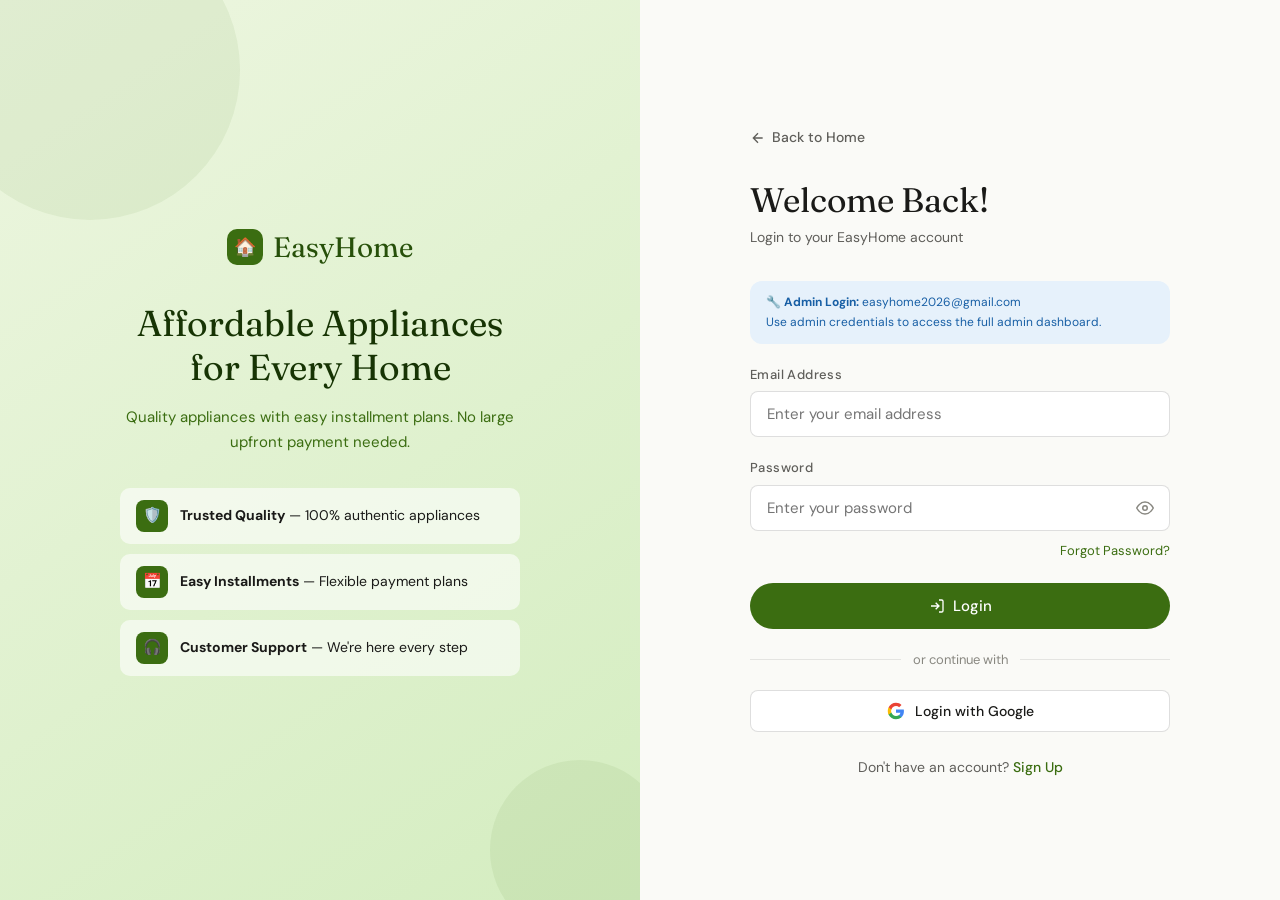
<file: login.html>
<!DOCTYPE html>
<html lang="en" data-theme="light">

<head>
  <meta charset="UTF-8">
  <meta name="viewport" content="width=device-width, initial-scale=1.0">
  <title>Login – EasyHome</title>
  <link rel="icon" type="image/svg+xml"
    href="data:image/svg+xml,<svg xmlns='http://www.w3.org/2000/svg' viewBox='0 0 32 32'><rect width='32' height='32' rx='8' fill='%233B6D11'/><text y='22' x='5' font-size='20'>🏠</text></svg>">
  <link
    href="https://fonts.googleapis.com/css2?family=Fraunces:ital,wght@0,300;0,400;0,500;0,600;1,400;1,500&family=DM+Sans:wght@300;400;500;600&display=swap"
    rel="stylesheet">
  <link rel="stylesheet" href="shared.css">
  <style>
    .auth-layout {
      display: grid;
      grid-template-columns: 1fr 1fr;
      min-height: 100vh
    }

    .auth-left {
      background: linear-gradient(145deg, #edf6e0 0%, #d4edc0 100%);
      display: flex;
      flex-direction: column;
      align-items: center;
      justify-content: center;
      padding: 60px 40px;
      position: relative;
      overflow: hidden
    }

    [data-theme="dark"] .auth-left {
      background: linear-gradient(145deg, #0d1f06 0%, #112808 100%)
    }

    .auth-left-content {
      max-width: 400px;
      position: relative;
      z-index: 1;
      text-align: center
    }

    .auth-logo {
      font-family: 'Fraunces', serif;
      font-size: 28px;
      color: var(--g800);
      margin-bottom: 32px;
      display: flex;
      align-items: center;
      justify-content: center;
      gap: 10px
    }

    [data-theme="dark"] .auth-logo {
      color: var(--g900)
    }

    .auth-tagline {
      font-size: clamp(24px, 3vw, 36px);
      color: var(--g900);
      margin-bottom: 16px
    }

    [data-theme="dark"] .auth-tagline {
      color: var(--g900)
    }

    .auth-sub {
      font-size: 15px;
      color: var(--g600);
      line-height: 1.7;
      margin-bottom: 32px
    }

    .auth-features {
      display: flex;
      flex-direction: column;
      gap: 10px;
      text-align: left
    }

    .auth-feat {
      display: flex;
      align-items: center;
      gap: 12px;
      font-size: 14px;
      color: var(--g700);
      background: rgba(255, 255, 255, .6);
      border-radius: 10px;
      padding: 12px 16px
    }

    [data-theme="dark"] .auth-feat {
      background: rgba(0, 0, 0, .2);
      color: var(--g900)
    }

    .auth-feat-icon {
      width: 32px;
      height: 32px;
      border-radius: 8px;
      background: var(--g600);
      color: white;
      display: flex;
      align-items: center;
      justify-content: center;
      flex-shrink: 0;
      font-size: 15px
    }

    .auth-right {
      display: flex;
      flex-direction: column;
      align-items: center;
      justify-content: center;
      padding: 60px 40px;
      background: var(--bg-page)
    }

    .auth-form-box {
      width: 100%;
      max-width: 420px
    }

    .auth-form-title {
      font-size: clamp(26px, 3vw, 34px);
      color: var(--text);
      margin-bottom: 6px
    }

    .auth-form-sub {
      font-size: 14px;
      color: var(--muted);
      margin-bottom: 32px
    }

    .auth-divider {
      display: flex;
      align-items: center;
      gap: 12px;
      margin: 20px 0;
      font-size: 13px;
      color: var(--hint)
    }

    .auth-divider::before,
    .auth-divider::after {
      content: '';
      flex: 1;
      height: 1px;
      background: var(--border)
    }

    .social-btn {
      width: 100%;
      padding: 11px;
      border: 1.5px solid var(--border-md);
      border-radius: var(--radius-sm);
      background: var(--surface);
      font-size: 14px;
      font-weight: 500;
      color: var(--text);
      transition: all var(--transition);
      display: flex;
      align-items: center;
      justify-content: center;
      gap: 10px;
      margin-bottom: 10px
    }

    .social-btn:hover {
      border-color: var(--g200);
      background: var(--g50)
    }

    .auth-footer-link {
      text-align: center;
      margin-top: 24px;
      font-size: 14px;
      color: var(--muted)
    }

    .auth-footer-link a {
      color: var(--g600);
      font-weight: 500
    }

    .auth-bg-circle {
      position: absolute;
      border-radius: 50%;
      background: rgba(59, 109, 17, .07)
    }

    .admin-hint {
      background: var(--b50);
      border: 1px solid var(--b400)22;
      border-radius: var(--radius-md);
      padding: 12px 16px;
      font-size: 12px;
      color: var(--b600);
      margin-bottom: 20px;
      line-height: 1.6
    }

    @media(max-width:768px) {
      .auth-layout {
        grid-template-columns: 1fr
      }

      .auth-left {
        display: none
      }

      .auth-right {
        padding: 40px 24px;
        min-height: 100vh
      }
    }
  </style>
</head>

<body>
  <div class="auth-layout">
    <div class="auth-left">
      <div class="auth-bg-circle" style="width:300px;height:300px;top:-80px;left:-60px;"></div>
      <div class="auth-bg-circle" style="width:180px;height:180px;bottom:-40px;right:-30px;"></div>
      <div class="auth-left-content">
        <div class="auth-logo">
          <div class="nav-logo-mark">🏠</div>EasyHome
        </div>
        <h2 class="auth-tagline">Affordable Appliances for Every Home</h2>
        <p class="auth-sub">Quality appliances with easy installment plans. No large upfront payment needed.</p>
        <div class="auth-features">
          <div class="auth-feat">
            <div class="auth-feat-icon">🛡️</div><span><strong>Trusted Quality</strong> — 100% authentic
              appliances</span>
          </div>
          <div class="auth-feat">
            <div class="auth-feat-icon">📅</div><span><strong>Easy Installments</strong> — Flexible payment plans</span>
          </div>
          <div class="auth-feat">
            <div class="auth-feat-icon">🎧</div><span><strong>Customer Support</strong> — We're here every step</span>
          </div>
        </div>
      </div>
    </div>
    <div class="auth-right">
      <div class="auth-form-box">
        <a href="index.html" class="back-link" style="margin-bottom:24px;">
          <svg width="16" height="16" viewBox="0 0 24 24" fill="none" stroke="currentColor" stroke-width="2">
            <path d="M19 12H5M12 5l-7 7 7 7" />
          </svg>
          Back to Home
        </a>
        <h1 class="auth-form-title">Welcome Back!</h1>
        <p class="auth-form-sub">Login to your EasyHome account</p>

        <div class="admin-hint">
          🔧 <strong>Admin Login:</strong> easyhome2026@gmail.com<br>
          Use admin credentials to access the full admin dashboard.
        </div>

        <div id="login-error" class="alert alert-error" style="display:none;"></div>

        <div class="form-group">
          <label class="form-label" for="login-email">Email Address</label>
          <input class="form-control" id="login-email" type="email" placeholder="Enter your email address"
            autocomplete="email">
          <div class="form-error" id="login-email-err"></div>
        </div>
        <div class="form-group">
          <label class="form-label" for="login-pw">Password</label>
          <div class="pw-wrapper">
            <input class="form-control" id="login-pw" type="password" placeholder="Enter your password"
              autocomplete="current-password">
            <button class="pw-toggle" type="button" aria-label="Show password"></button>
          </div>
          <div class="form-error" id="login-pw-err"></div>
          <div style="text-align:right;margin-top:6px;"><a href="#" style="font-size:13px;color:var(--g600);">Forgot
              Password?</a></div>
        </div>

        <button class="btn btn-primary" style="width:100%;justify-content:center;" onclick="doLogin()" id="login-btn">
          <svg width="16" height="16" viewBox="0 0 24 24" fill="none" stroke="currentColor" stroke-width="2">
            <path d="M15 3h4a2 2 0 012 2v14a2 2 0 01-2 2h-4M10 17l5-5-5-5M15 12H3" />
          </svg>
          Login
        </button>

        <div class="auth-divider">or continue with</div>
        <button class="social-btn" onclick="Toast.info('Google login integration coming soon!')">
          <svg width="18" height="18" viewBox="0 0 24 24">
            <path fill="#4285F4"
              d="M22.56 12.25c0-.78-.07-1.53-.2-2.25H12v4.26h5.92c-.26 1.37-1.04 2.53-2.21 3.31v2.77h3.57c2.08-1.92 3.28-4.74 3.28-8.09z" />
            <path fill="#34A853"
              d="M12 23c2.97 0 5.46-.98 7.28-2.66l-3.57-2.77c-.98.66-2.23 1.06-3.71 1.06-2.86 0-5.29-1.93-6.16-4.53H2.18v2.84C3.99 20.53 7.7 23 12 23z" />
            <path fill="#FBBC05"
              d="M5.84 14.09c-.22-.66-.35-1.36-.35-2.09s.13-1.43.35-2.09V7.07H2.18C1.43 8.55 1 10.22 1 12s.43 3.45 1.18 4.93l2.85-2.22.81-.62z" />
            <path fill="#EA4335"
              d="M12 5.38c1.62 0 3.06.56 4.21 1.64l3.15-3.15C17.45 2.09 14.97 1 12 1 7.7 1 3.99 3.47 2.18 7.07l3.66 2.84c.87-2.6 3.3-4.53 6.16-4.53z" />
          </svg>
          Login with Google
        </button>

        <div class="auth-footer-link">Don't have an account? <a href="register.html">Sign Up</a></div>
      </div>
    </div>
  </div>

  <script src="shared.js"></script>
  <script>
    const loginRedirect = getRedirectTarget(Auth.isAdmin() ? 'admin.html' : 'dashboard.html');
    const loginSwitch = document.querySelector('.auth-footer-link a');
    const currentRedirect = new URLSearchParams(location.search).get('redirect');
    if (loginSwitch) {
      loginSwitch.href = 'register.html' + (currentRedirect ? `?redirect=${encodeURIComponent(currentRedirect)}` : '');
    }
    if (Auth.isLoggedIn()) {
      window.location.href = loginRedirect;
    }

    function doLogin() {
      const email = document.getElementById('login-email').value.trim();
      const pass = document.getElementById('login-pw').value;
      let valid = true;
      clearFieldError('login-email'); clearFieldError('login-pw');
      document.getElementById('login-error').style.display = 'none';

      if (!email) { showFieldError('login-email', 'Email is required.'); valid = false; }
      else if (!validateEmail(email)) { showFieldError('login-email', 'Please enter a valid email address.'); valid = false; }
      if (!pass) { showFieldError('login-pw', 'Password is required.'); valid = false; }

      if (!valid) return;
      const btn = document.getElementById('login-btn');
      btn.innerHTML = '<span class="spinner"></span> Logging in...';
      btn.disabled = true;
      setTimeout(() => {
        const result = Auth.login(email, pass);
        if (result.ok) {
          Toast.success('Login successful! Redirecting...');
          const target = result.role === 'admin' ? 'admin.html' : getRedirectTarget('dashboard.html');
          setTimeout(() => { window.location.href = target; }, 800);
        } else {
          document.getElementById('login-error').style.display = 'flex';
          document.getElementById('login-error').innerHTML = '⚠️ ' + result.error;
          btn.innerHTML = '<svg width="16" height="16" viewBox="0 0 24 24" fill="none" stroke="currentColor" stroke-width="2"><path d="M15 3h4a2 2 0 012 2v14a2 2 0 01-2 2h-4M10 17l5-5-5-5M15 12H3"/></svg> Login';
          btn.disabled = false;
        }
      }, 800);
    }

    document.addEventListener('keydown', e => { if (e.key === 'Enter') doLogin(); });
  </script>
</body>

</html>
</file>
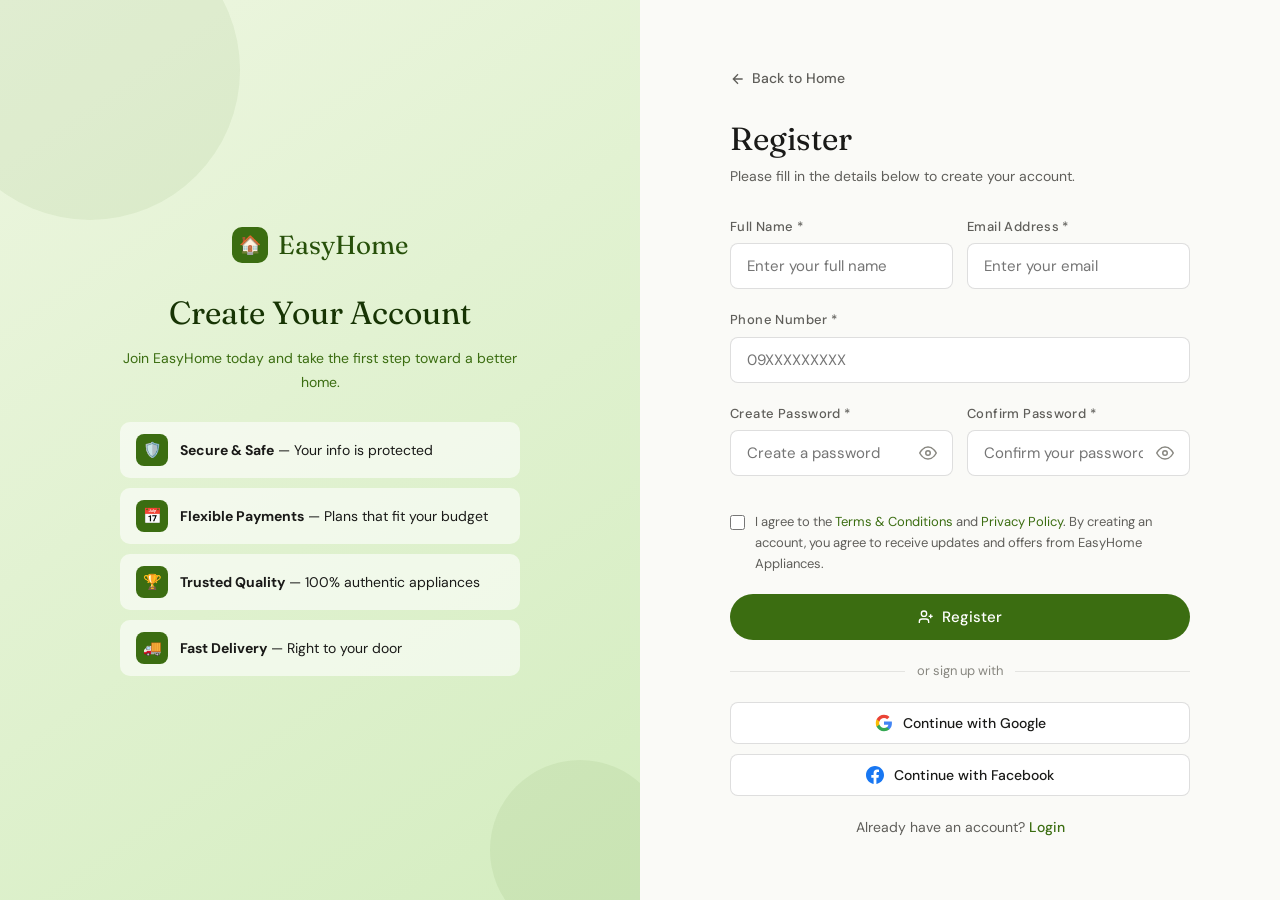
<file: register.html>
<!DOCTYPE html>
<html lang="en" data-theme="light">

<head>
  <meta charset="UTF-8">
  <meta name="viewport" content="width=device-width, initial-scale=1.0">
  <title>Register – EasyHome</title>
  <link rel="icon" type="image/svg+xml"
    href="data:image/svg+xml,<svg xmlns='http://www.w3.org/2000/svg' viewBox='0 0 32 32'><rect width='32' height='32' rx='8' fill='%233B6D11'/><text y='22' x='5' font-size='20'>🏠</text></svg>">
  <link
    href="https://fonts.googleapis.com/css2?family=Fraunces:ital,wght@0,300;0,400;0,500;0,600;1,400;1,500&family=DM+Sans:wght@300;400;500;600&display=swap"
    rel="stylesheet">
  <link rel="stylesheet" href="shared.css">
  <style>
    .auth-layout {
      display: grid;
      grid-template-columns: 1fr 1fr;
      min-height: 100vh
    }

    .auth-left {
      background: linear-gradient(145deg, #edf6e0 0%, #d4edc0 100%);
      display: flex;
      flex-direction: column;
      align-items: center;
      justify-content: center;
      padding: 60px 40px;
      position: relative;
      overflow: hidden
    }

    [data-theme="dark"] .auth-left {
      background: linear-gradient(145deg, #0d1f06 0%, #112808 100%)
    }

    .auth-left-content {
      max-width: 400px;
      position: relative;
      z-index: 1;
      text-align: center
    }

    .auth-logo {
      font-family: 'Fraunces', serif;
      font-size: 26px;
      color: var(--g800);
      margin-bottom: 28px;
      display: flex;
      align-items: center;
      justify-content: center;
      gap: 10px
    }

    [data-theme="dark"] .auth-logo {
      color: var(--g900)
    }

    .auth-tagline {
      font-size: clamp(22px, 2.8vw, 32px);
      color: var(--g900);
      margin-bottom: 14px
    }

    .auth-sub {
      font-size: 14px;
      color: var(--g600);
      line-height: 1.7;
      margin-bottom: 28px
    }

    .auth-features {
      display: flex;
      flex-direction: column;
      gap: 10px;
      text-align: left
    }

    .auth-feat {
      display: flex;
      align-items: center;
      gap: 12px;
      font-size: 14px;
      color: var(--g700);
      background: rgba(255, 255, 255, .6);
      border-radius: 10px;
      padding: 12px 16px
    }

    [data-theme="dark"] .auth-feat {
      background: rgba(0, 0, 0, .2);
      color: var(--g900)
    }

    .auth-feat-icon {
      width: 32px;
      height: 32px;
      border-radius: 8px;
      background: var(--g600);
      color: white;
      display: flex;
      align-items: center;
      justify-content: center;
      flex-shrink: 0;
      font-size: 15px
    }

    .auth-right {
      display: flex;
      flex-direction: column;
      align-items: center;
      justify-content: center;
      padding: 40px;
      background: var(--bg-page);
      overflow-y: auto
    }

    .auth-form-box {
      width: 100%;
      max-width: 460px
    }

    .auth-form-title {
      font-size: clamp(24px, 3vw, 32px);
      color: var(--text);
      margin-bottom: 6px
    }

    .auth-form-sub {
      font-size: 14px;
      color: var(--muted);
      margin-bottom: 28px
    }

    .form-row {
      display: grid;
      grid-template-columns: 1fr 1fr;
      gap: 14px
    }

    .auth-divider {
      display: flex;
      align-items: center;
      gap: 12px;
      margin: 20px 0;
      font-size: 13px;
      color: var(--hint)
    }

    .auth-divider::before,
    .auth-divider::after {
      content: '';
      flex: 1;
      height: 1px;
      background: var(--border)
    }

    .social-btn {
      width: 100%;
      padding: 11px;
      border: 1.5px solid var(--border-md);
      border-radius: var(--radius-sm);
      background: var(--surface);
      font-size: 14px;
      font-weight: 500;
      color: var(--text);
      transition: all var(--transition);
      display: flex;
      align-items: center;
      justify-content: center;
      gap: 10px;
      margin-bottom: 10px
    }

    .social-btn:hover {
      border-color: var(--g200);
      background: var(--g50)
    }

    .pw-req {
      background: var(--gray1);
      border-radius: var(--radius-sm);
      padding: 12px 14px;
      margin-top: 8px;
      display: none
    }

    .pw-req.show {
      display: block
    }

    .pw-req-title {
      font-size: 12px;
      font-weight: 600;
      color: var(--muted);
      margin-bottom: 8px
    }

    .pw-req-list {
      display: flex;
      flex-direction: column;
      gap: 4px
    }

    .pw-req-item {
      font-size: 12px;
      color: var(--muted);
      display: flex;
      align-items: center;
      gap: 6px;
      transition: color var(--transition)
    }

    .pw-req-item.met {
      color: var(--g600)
    }

    .pw-req-item .req-dot {
      width: 14px;
      height: 14px;
      border-radius: 50%;
      border: 1.5px solid var(--gray4);
      flex-shrink: 0;
      display: flex;
      align-items: center;
      justify-content: center;
      font-size: 9px;
      transition: all var(--transition)
    }

    .pw-req-item.met .req-dot {
      background: var(--g600);
      border-color: var(--g600);
      color: white
    }

    .terms-row {
      display: flex;
      align-items: flex-start;
      gap: 10px;
      margin-bottom: 20px
    }

    .terms-row input {
      margin-top: 3px;
      accent-color: var(--g600);
      width: 15px;
      height: 15px;
      flex-shrink: 0;
      cursor: pointer
    }

    .terms-row label {
      font-size: 13px;
      color: var(--muted);
      line-height: 1.6
    }

    .terms-row a {
      color: var(--g600)
    }

    .auth-bg-circle {
      position: absolute;
      border-radius: 50%;
      background: rgba(59, 109, 17, .07)
    }

    .auth-footer-link {
      text-align: center;
      margin-top: 20px;
      font-size: 14px;
      color: var(--muted)
    }

    .auth-footer-link a {
      color: var(--g600);
      font-weight: 500
    }

    @media(max-width:768px) {
      .auth-layout {
        grid-template-columns: 1fr
      }

      .auth-left {
        display: none
      }

      .auth-right {
        padding: 32px 20px;
        min-height: 100vh
      }

      .form-row {
        grid-template-columns: 1fr
      }
    }
  </style>
</head>

<body>
  <div class="auth-layout">
    <div class="auth-left">
      <div class="auth-bg-circle" style="width:300px;height:300px;top:-80px;left:-60px;"></div>
      <div class="auth-bg-circle" style="width:180px;height:180px;bottom:-40px;right:-30px;"></div>
      <div class="auth-left-content">
        <div class="auth-logo">
          <div class="nav-logo-mark">🏠</div>EasyHome
        </div>
        <h2 class="auth-tagline">Create Your Account</h2>
        <p class="auth-sub">Join EasyHome today and take the first step toward a better home.</p>
        <div class="auth-features">
          <div class="auth-feat">
            <div class="auth-feat-icon">🛡️</div><span><strong>Secure &amp; Safe</strong> — Your info is
              protected</span>
          </div>
          <div class="auth-feat">
            <div class="auth-feat-icon">📅</div><span><strong>Flexible Payments</strong> — Plans that fit your
              budget</span>
          </div>
          <div class="auth-feat">
            <div class="auth-feat-icon">🏆</div><span><strong>Trusted Quality</strong> — 100% authentic
              appliances</span>
          </div>
          <div class="auth-feat">
            <div class="auth-feat-icon">🚚</div><span><strong>Fast Delivery</strong> — Right to your door</span>
          </div>
        </div>
      </div>
    </div>
    <div class="auth-right">
      <div class="auth-form-box">
        <a href="index.html" class="back-link" style="margin-bottom:24px;">
          <svg width="16" height="16" viewBox="0 0 24 24" fill="none" stroke="currentColor" stroke-width="2">
            <path d="M19 12H5M12 5l-7 7 7 7" />
          </svg>
          Back to Home
        </a>
        <h1 class="auth-form-title">Register</h1>
        <p class="auth-form-sub">Please fill in the details below to create your account.</p>

        <div id="reg-error" class="alert alert-error" style="display:none;"></div>

        <div class="form-row">
          <div class="form-group">
            <label class="form-label" for="reg-name">Full Name *</label>
            <input class="form-control" id="reg-name" type="text" placeholder="Enter your full name">
            <div class="form-error" id="reg-name-err"></div>
          </div>
          <div class="form-group">
            <label class="form-label" for="reg-email">Email Address *</label>
            <input class="form-control" id="reg-email" type="email" placeholder="Enter your email">
            <div class="form-error" id="reg-email-err"></div>
          </div>
        </div>
        <div class="form-group">
          <label class="form-label" for="reg-phone">Phone Number *</label>
          <input class="form-control" id="reg-phone" type="tel" placeholder="09XXXXXXXXX">
          <div class="form-error" id="reg-phone-err"></div>
        </div>
        <div class="form-row">
          <div class="form-group">
            <label class="form-label" for="reg-pw">Create Password *</label>
            <div class="pw-wrapper">
              <input class="form-control" id="reg-pw" type="password" placeholder="Create a password"
                oninput="checkPwReqs(this.value)">
              <button class="pw-toggle" type="button" aria-label="Show password"></button>
            </div>
            <div class="form-error" id="reg-pw-err"></div>
          </div>
          <div class="form-group">
            <label class="form-label" for="reg-pw2">Confirm Password *</label>
            <div class="pw-wrapper">
              <input class="form-control" id="reg-pw2" type="password" placeholder="Confirm your password">
              <button class="pw-toggle" type="button" aria-label="Show password"></button>
            </div>
            <div class="form-error" id="reg-pw2-err"></div>
          </div>
        </div>

        <div class="pw-req" id="pw-req-box">
          <div class="pw-req-title">Password must contain:</div>
          <div class="pw-req-list">
            <div class="pw-req-item" id="req-length">
              <div class="req-dot">✓</div> At least 8 characters
            </div>
            <div class="pw-req-item" id="req-upper">
              <div class="req-dot">✓</div> One uppercase letter
            </div>
            <div class="pw-req-item" id="req-number">
              <div class="req-dot">✓</div> One number
            </div>
            <div class="pw-req-item" id="req-special">
              <div class="req-dot">✓</div> One special character
            </div>
          </div>
        </div>

        <div class="terms-row" style="margin-top:16px;">
          <input type="checkbox" id="reg-terms">
          <label for="reg-terms">I agree to the <a href="#">Terms &amp; Conditions</a> and <a href="#">Privacy
              Policy</a>. By creating an account, you agree to receive updates and offers from EasyHome
            Appliances.</label>
        </div>
        <div class="form-error" id="reg-terms-err" style="margin-top:-12px;margin-bottom:12px;"></div>

        <button class="btn btn-primary" style="width:100%;justify-content:center;" onclick="doRegister()" id="reg-btn">
          <svg width="16" height="16" viewBox="0 0 24 24" fill="none" stroke="currentColor" stroke-width="2">
            <path d="M16 21v-2a4 4 0 00-4-4H6a4 4 0 00-4 4v2" />
            <circle cx="9" cy="7" r="4" />
            <line x1="19" y1="8" x2="19" y2="14" />
            <line x1="22" y1="11" x2="16" y2="11" />
          </svg>
          Register
        </button>

        <div class="auth-divider">or sign up with</div>
        <button class="social-btn" onclick="Toast.info('Google sign-up coming soon!')">
          <svg width="18" height="18" viewBox="0 0 24 24">
            <path fill="#4285F4"
              d="M22.56 12.25c0-.78-.07-1.53-.2-2.25H12v4.26h5.92c-.26 1.37-1.04 2.53-2.21 3.31v2.77h3.57c2.08-1.92 3.28-4.74 3.28-8.09z" />
            <path fill="#34A853"
              d="M12 23c2.97 0 5.46-.98 7.28-2.66l-3.57-2.77c-.98.66-2.23 1.06-3.71 1.06-2.86 0-5.29-1.93-6.16-4.53H2.18v2.84C3.99 20.53 7.7 23 12 23z" />
            <path fill="#FBBC05"
              d="M5.84 14.09c-.22-.66-.35-1.36-.35-2.09s.13-1.43.35-2.09V7.07H2.18C1.43 8.55 1 10.22 1 12s.43 3.45 1.18 4.93l2.85-2.22.81-.62z" />
            <path fill="#EA4335"
              d="M12 5.38c1.62 0 3.06.56 4.21 1.64l3.15-3.15C17.45 2.09 14.97 1 12 1 7.7 1 3.99 3.47 2.18 7.07l3.66 2.84c.87-2.6 3.3-4.53 6.16-4.53z" />
          </svg>
          Continue with Google
        </button>
        <button class="social-btn" onclick="Toast.info('Facebook sign-up coming soon!')">
          <svg width="18" height="18" viewBox="0 0 24 24" fill="#1877F2">
            <path
              d="M24 12.073c0-6.627-5.373-12-12-12s-12 5.373-12 12c0 5.99 4.388 10.954 10.125 11.854v-8.385H7.078v-3.47h3.047V9.43c0-3.007 1.792-4.669 4.533-4.669 1.312 0 2.686.235 2.686.235v2.953H15.83c-1.491 0-1.956.925-1.956 1.874v2.25h3.328l-.532 3.47h-2.796v8.385C19.612 23.027 24 18.062 24 12.073z" />
          </svg>
          Continue with Facebook
        </button>

        <div class="auth-footer-link">Already have an account? <a href="login.html">Login</a></div>
      </div>
    </div>
  </div>

  <script src="shared.js"></script>
  <script>
    const registerRedirect = getRedirectTarget('dashboard.html');
    const registerSwitch = document.querySelector('.auth-footer-link a');
    const currentRedirect = new URLSearchParams(location.search).get('redirect');
    if (registerSwitch) {
      registerSwitch.href = 'login.html' + (currentRedirect ? `?redirect=${encodeURIComponent(currentRedirect)}` : '');
    }
    if (Auth.isLoggedIn()) window.location.href = registerRedirect;

    function checkPwReqs(val) {
      const box = document.getElementById('pw-req-box');
      box.classList.add('show');
      const r = validatePassword(val);
      document.getElementById('req-length').classList.toggle('met', r.length);
      document.getElementById('req-upper').classList.toggle('met', r.upper);
      document.getElementById('req-number').classList.toggle('met', r.number);
      document.getElementById('req-special').classList.toggle('met', r.special);
    }

    function doRegister() {
      const name = document.getElementById('reg-name').value.trim();
      const email = document.getElementById('reg-email').value.trim();
      const phone = document.getElementById('reg-phone').value.trim();
      const pw = document.getElementById('reg-pw').value;
      const pw2 = document.getElementById('reg-pw2').value;
      const terms = document.getElementById('reg-terms').checked;
      let valid = true;

      ['reg-name', 'reg-email', 'reg-phone', 'reg-pw', 'reg-pw2', 'reg-terms'].forEach(id => clearFieldError(id));
      document.getElementById('reg-error').style.display = 'none';

      if (!name || name.length < 2) { showFieldError('reg-name', 'Please enter your full name.'); valid = false; }
      if (!email) { showFieldError('reg-email', 'Email is required.'); valid = false; }
      else if (!validateEmail(email)) { showFieldError('reg-email', 'Please enter a valid email address.'); valid = false; }
      if (!phone || !/^(09|\+639)\d{9}$/.test(phone)) { showFieldError('reg-phone', 'Enter a valid PH mobile number (09XXXXXXXXX).'); valid = false; }
      if (!pw) { showFieldError('reg-pw', 'Password is required.'); valid = false; }
      else {
        const r = validatePassword(pw);
        if (!r.length || !r.upper || !r.number || !r.special) { showFieldError('reg-pw', 'Password does not meet requirements.'); valid = false; }
      }
      if (pw && pw2 && pw !== pw2) { showFieldError('reg-pw2', 'Passwords do not match.'); valid = false; }
      if (!terms) { showFieldError('reg-terms', 'You must agree to the Terms & Conditions.'); valid = false; }
      if (!valid) return;

      const btn = document.getElementById('reg-btn');
      btn.innerHTML = '<span class="spinner"></span> Creating account...';
      btn.disabled = true;
      setTimeout(() => {
        const result = Auth.register(name, email, pw, phone);
        if (result.ok) {
          Toast.success('Account created successfully!');
          setTimeout(() => window.location.href = registerRedirect, 800);
        } else {
          document.getElementById('reg-error').style.display = 'flex';
          document.getElementById('reg-error').innerHTML = '⚠️ ' + result.error;
          btn.innerHTML = '<svg width="16" height="16" viewBox="0 0 24 24" fill="none" stroke="currentColor" stroke-width="2"><path d="M16 21v-2a4 4 0 00-4-4H6a4 4 0 00-4 4v2"/><circle cx="9" cy="7" r="4"/><line x1="19" y1="8" x2="19" y2="14"/><line x1="22" y1="11" x2="16" y2="11"/></svg> Register';
          btn.disabled = false;
        }
      }, 800);
    }
  </script>
</body>

</html>
</file>
<file: shared.css>
/* ============================================================
   EasyHome — GLOBAL STYLESHEET v2.0
   ============================================================ */

@import url('https://fonts.googleapis.com/css2?family=Fraunces:ital,wght@0,300;0,400;0,500;0,600;1,400;1,500&family=DM+Sans:wght@300;400;500;600&display=swap');

*,
*::before,
*::after {
  box-sizing: border-box;
  margin: 0;
  padding: 0
}

:root {
  --g50: #EAF3DE;
  --g100: #C0DD97;
  --g200: #97C459;
  --g400: #639922;
  --g600: #3B6D11;
  --g800: #27500A;
  --g900: #173404;
  --t50: #E1F5EE;
  --t100: #9FE1CB;
  --t400: #1D9E75;
  --t600: #0F6E56;
  --a50: #FAEEDA;
  --a100: #FAC775;
  --a400: #BA7517;
  --a600: #854F0B;
  --r50: #FCEBEB;
  --r400: #E24B4A;
  --r600: #A32D2D;
  --b50: #E6F1FB;
  --b400: #378ADD;
  --b600: #185FA5;
  --gray0: #FAFAF7;
  --gray1: #F4F3EE;
  --gray2: #E8E6DC;
  --gray4: #B4B2A9;
  --gray6: #5F5E5A;
  --gray9: #1A1A18;
  --surface: #FFFFFF;
  --text: #1A1A18;
  --muted: #5F5E5A;
  --hint: #888780;
  --border: rgba(0, 0, 0, 0.09);
  --border-md: rgba(0, 0, 0, 0.13);
  --shadow-sm: 0 2px 8px rgba(0, 0, 0, 0.06);
  --shadow-md: 0 8px 32px rgba(0, 0, 0, 0.08);
  --shadow-lg: 0 20px 60px rgba(0, 0, 0, 0.10);
  --radius-sm: 8px;
  --radius-md: 12px;
  --radius-lg: 18px;
  --radius-xl: 24px;
  --nav-h: 68px;
  --accent: #3B6D11;
  --transition: 0.22s cubic-bezier(.4, 0, .2, 1);
  --bg-page: #FAFAF7;
  --nav-bg: rgba(250, 250, 247, 0.92);
}

[data-theme="dark"] {
  --g50: #1a2e0a;
  --g100: #2a4a12;
  --g200: #3d6d18;
  --g400: #639922;
  --g600: #7ec832;
  --g800: #a0e050;
  --g900: #c4f07a;
  --t50: #0a1e18;
  --t100: #1a3d30;
  --t400: #2db88a;
  --t600: #3dd9a5;
  --a50: #1e1508;
  --a100: #3d2a10;
  --a400: #d4882a;
  --a600: #f0a840;
  --r50: #1e0808;
  --r400: #e85555;
  --r600: #f07070;
  --b50: #081020;
  --b400: #4a9de0;
  --b600: #6ab8f5;
  --gray0: #0f0f0e;
  --gray1: #1a1a18;
  --gray2: #242420;
  --gray4: #4a4a48;
  --gray6: #8a8a88;
  --gray9: #f0f0ec;
  --surface: #1e1e1c;
  --text: #f0f0ec;
  --muted: #8a8a88;
  --hint: #5a5a58;
  --border: rgba(255, 255, 255, 0.08);
  --border-md: rgba(255, 255, 255, 0.12);
  --shadow-sm: 0 2px 8px rgba(0, 0, 0, 0.3);
  --shadow-md: 0 8px 32px rgba(0, 0, 0, 0.4);
  --shadow-lg: 0 20px 60px rgba(0, 0, 0, 0.5);
  --bg-page: #0f0f0e;
  --nav-bg: rgba(15, 15, 14, 0.92);
}

html {
  scroll-behavior: smooth;
  font-size: 16px
}

body {
  font-family: 'DM Sans', sans-serif;
  background: var(--bg-page);
  color: var(--text);
  line-height: 1.65;
  -webkit-font-smoothing: antialiased;
  transition: background 0.3s, color 0.3s
}

h1,
h2,
h3,
h4,
h5 {
  font-family: 'Fraunces', serif;
  font-weight: 400;
  line-height: 1.2
}

a {
  text-decoration: none;
  color: inherit
}

img {
  display: block;
  width: 100%;
  object-fit: cover
}

button {
  cursor: pointer;
  font-family: inherit
}

input,
select,
textarea {
  font-family: inherit
}

/* NAV */
#main-nav {
  position: fixed;
  top: 0;
  left: 0;
  right: 0;
  z-index: 1000;
  height: var(--nav-h);
  background: var(--nav-bg);
  backdrop-filter: blur(16px) saturate(1.6);
  -webkit-backdrop-filter: blur(16px) saturate(1.6);
  border-bottom: 1px solid var(--border);
  transition: transform 0.35s cubic-bezier(.4, 0, .2, 1), box-shadow var(--transition), background var(--transition)
}

#main-nav.scrolled {
  box-shadow: var(--shadow-md)
}

#main-nav.nav-hidden {
  transform: translateY(-100%)
}

.nav-inner {
  max-width: 1240px;
  margin: 0 auto;
  height: 100%;
  padding: 0 24px;
  display: flex;
  align-items: center;
  justify-content: space-between;
  gap: 16px
}

.nav-logo {
  display: flex;
  align-items: center;
  gap: 10px;
  font-family: 'Fraunces', serif;
  font-size: 20px;
  font-weight: 600;
  color: var(--g800);
  white-space: nowrap;
  flex-shrink: 0
}

[data-theme="dark"] .nav-logo {
  color: var(--g900)
}

.nav-logo-mark {
  width: 36px;
  height: 36px;
  border-radius: 10px;
  background: var(--g600);
  color: white;
  display: flex;
  align-items: center;
  justify-content: center;
  font-size: 18px;
  flex-shrink: 0
}

.nav-links {
  display: flex;
  align-items: center;
  gap: 2px;
  flex: 1;
  justify-content: center
}

.nav-link {
  padding: 7px 12px;
  border-radius: 8px;
  font-size: 14px;
  font-weight: 500;
  color: var(--muted);
  transition: background var(--transition), color var(--transition);
  white-space: nowrap
}

.nav-link:hover {
  background: var(--g50);
  color: var(--g600)
}

.nav-link.active {
  background: var(--g50);
  color: var(--g800)
}

.nav-actions {
  display: flex;
  align-items: center;
  gap: 8px;
  flex-shrink: 0;
  flex-wrap: wrap;
  justify-content: flex-end;
}

.nav-icon-btn {
  position: relative;
  width: 38px;
  height: 38px;
  border-radius: 10px;
  border: 1px solid var(--border-md);
  background: var(--surface);
  display: flex;
  align-items: center;
  justify-content: center;
  font-size: 17px;
  transition: background var(--transition), border-color var(--transition);
  color: var(--text)
}

.nav-icon-btn:hover {
  background: var(--g50);
  border-color: var(--g200)
}

#cart-badge {
  position: absolute;
  top: -4px;
  right: -4px;
  width: 18px;
  height: 18px;
  border-radius: 50%;
  background: var(--g600);
  color: white;
  font-size: 10px;
  font-weight: 600;
  display: none;
  align-items: center;
  justify-content: center;
  border: 2px solid var(--bg-page)
}

.btn-nav-primary {
  padding: 9px 18px;
  border-radius: 20px;
  background: var(--g600);
  color: white;
  font-size: 14px;
  font-weight: 500;
  border: none;
  transition: background var(--transition), transform 0.1s;
  white-space: nowrap
}

.btn-nav-primary:hover {
  background: var(--g800);
  transform: translateY(-1px)
}

.hamburger {
  display: none;
  flex-direction: column;
  gap: 5px;
  width: 38px;
  height: 38px;
  border: 1px solid var(--border-md);
  border-radius: 10px;
  background: var(--surface);
  align-items: center;
  justify-content: center
}

.hamburger span {
  display: block;
  width: 18px;
  height: 2px;
  background: var(--text);
  border-radius: 2px;
  transition: all 0.25s
}

.hamburger.open span:nth-child(1) {
  transform: rotate(45deg) translate(5px, 5px)
}

.hamburger.open span:nth-child(2) {
  opacity: 0
}

.hamburger.open span:nth-child(3) {
  transform: rotate(-45deg) translate(5px, -5px)
}

.mobile-menu {
  display: none;
  position: fixed;
  top: 0;
  left: 0;
  right: 0;
  bottom: 0;
  width: 100%;
  height: 100vh;
  background: var(--nav-bg);
  backdrop-filter: blur(16px);
  z-index: 999;
  padding: calc(var(--nav-h) + 12px) 16px 28px;
  overflow-y: auto;
  flex-direction: column;
  gap: 14px;
  transform: translateY(-12px);
  opacity: 0;
  transition: transform 0.25s, opacity 0.25s
}

.mobile-menu.open {
  transform: translateY(0);
  opacity: 1
}

.mobile-menu .nav-link {
  display: block;
  padding: 14px 16px;
  font-size: 16px;
  border-radius: 12px;
  transition: background var(--transition), color var(--transition);
  min-width: 0;
}

.mobile-menu .nav-link.active {
  background: rgba(99, 153, 34, 0.12);
  color: var(--g800);
}

.mobile-menu .btn,
.mobile-menu .btn-nav-primary,
.mobile-menu .btn-secondary,
.mobile-menu .btn-sm {
  width: 100%;
  justify-content: center;
  min-width: 0;
}

.mobile-menu-divider {
  height: 1px;
  background: var(--border);
  margin: 12px 0
}

/* SETTINGS PANEL */
.settings-panel {
  position: fixed;
  top: calc(var(--nav-h) + 8px);
  right: 16px;
  z-index: 1100;
  background: var(--surface);
  border: 1px solid var(--border-md);
  border-radius: var(--radius-lg);
  padding: 20px;
  width: 280px;
  box-shadow: var(--shadow-lg);
  display: none
}

.settings-panel.open {
  display: block;
  animation: dropIn 0.25s cubic-bezier(.34, 1.56, .64, 1)
}

@keyframes dropIn {
  from {
    opacity: 0;
    transform: translateY(-8px) scale(0.97)
  }

  to {
    opacity: 1;
    transform: none
  }
}

.settings-panel-title {
  font-size: 13px;
  font-weight: 600;
  color: var(--muted);
  letter-spacing: .06em;
  text-transform: uppercase;
  margin-bottom: 14px;
  padding-bottom: 10px;
  border-bottom: 1px solid var(--border)
}

/* LAYOUT */
.container {
  max-width: 1240px;
  margin: 0 auto;
  padding: 0 24px
}

.section {
  padding: 64px 0;
}

.section-header {
  display: flex;
  align-items: flex-end;
  justify-content: space-between;
  gap: 18px;
  margin-bottom: 32px;
  flex-wrap: wrap;
}

.section-header h2,
.section-header h3,
.section-header p {
  margin: 0;
}

.page-top {
  padding-top: var(--nav-h)
}

.section {
  padding: 80px 0
}

.section-sm {
  padding: 56px 0
}

/* TYPOGRAPHY */
.label {
  display: inline-block;
  font-size: 11px;
  font-weight: 600;
  letter-spacing: 0.1em;
  text-transform: uppercase;
  color: var(--g400);
  margin-bottom: 12px
}

.display-1 {
  font-size: clamp(40px, 5.5vw, 68px);
  letter-spacing: -0.025em
}

.display-2 {
  font-size: clamp(30px, 3.5vw, 48px);
  letter-spacing: -0.02em
}

.display-3 {
  font-size: clamp(24px, 2.8vw, 36px);
  letter-spacing: -0.015em
}

.lead {
  font-size: 18px;
  color: var(--muted);
  line-height: 1.7
}

/* BUTTONS */
.btn {
  display: inline-flex;
  align-items: center;
  gap: 8px;
  padding: 13px 26px;
  border-radius: 30px;
  font-size: 15px;
  font-weight: 500;
  border: none;
  transition: all var(--transition);
  cursor: pointer;
  white-space: nowrap;
  text-decoration: none
}

.btn-primary {
  background: var(--g600);
  color: white
}

.btn-primary:hover {
  background: var(--g800);
  transform: translateY(-2px);
  box-shadow: 0 6px 20px rgba(59, 109, 17, .25)
}

.btn-secondary {
  background: transparent;
  color: var(--g600);
  border: 1.5px solid var(--g200)
}

.btn-secondary:hover {
  background: var(--g50);
  transform: translateY(-1px)
}

.btn-white {
  background: white;
  color: var(--g600)
}

.btn-white:hover {
  opacity: 0.9;
  transform: translateY(-1px)
}

.btn-outline-white {
  background: transparent;
  color: white;
  border: 1.5px solid rgba(255, 255, 255, .4)
}

.btn-outline-white:hover {
  background: rgba(255, 255, 255, .12)
}

.btn-sm {
  padding: 8px 16px;
  font-size: 13px
}

.btn-icon {
  width: 38px;
  height: 38px;
  padding: 0;
  border-radius: 10px;
  justify-content: center
}

.btn-danger {
  background: var(--r50);
  color: var(--r600);
  border: 1px solid #F7C1C1
}

.btn-danger:hover {
  background: var(--r600);
  color: white
}

.btn-success {
  background: var(--g600);
  color: white
}

/* CARDS */
.card {
  background: var(--surface);
  border-radius: var(--radius-lg);
  border: 1px solid var(--border);
  overflow: hidden
}

.card-body {
  padding: 24px
}

.card-hover {
  transition: transform var(--transition), box-shadow var(--transition)
}

.card-hover:hover {
  transform: translateY(-4px);
  box-shadow: var(--shadow-lg)
}

/* FORMS */
.form-group {
  margin-bottom: 20px
}

.form-label {
  display: block;
  font-size: 13px;
  font-weight: 500;
  color: var(--muted);
  margin-bottom: 6px;
  letter-spacing: 0.03em
}

.form-control {
  width: 100%;
  padding: 12px 16px;
  border: 1.5px solid var(--border-md);
  border-radius: var(--radius-sm);
  font-size: 15px;
  color: var(--text);
  background: var(--surface);
  outline: none;
  transition: border-color var(--transition), box-shadow var(--transition)
}

.form-control:focus {
  border-color: var(--g400);
  box-shadow: 0 0 0 3px rgba(99, 153, 34, .12)
}

.form-control.error {
  border-color: var(--r400)
}

.form-control.error:focus {
  box-shadow: 0 0 0 3px rgba(226, 75, 74, .12)
}

.form-error {
  font-size: 12px;
  color: var(--r400);
  margin-top: 4px;
  display: none
}

.form-error.show {
  display: block
}

.pw-wrapper {
  position: relative
}

.pw-wrapper .form-control {
  padding-right: 46px
}

.pw-toggle {
  position: absolute;
  right: 12px;
  top: 50%;
  transform: translateY(-50%);
  background: none;
  border: none;
  color: var(--hint);
  padding: 4px;
  display: flex;
  align-items: center;
  transition: color var(--transition)
}

.pw-toggle:hover {
  color: var(--g600)
}

.form-select {
  width: 100%;
  padding: 12px 16px;
  border: 1.5px solid var(--border-md);
  border-radius: var(--radius-sm);
  font-size: 15px;
  color: var(--text);
  background: var(--surface);
  outline: none;
  appearance: none;
  background-image: url("data:image/svg+xml,%3Csvg xmlns='http://www.w3.org/2000/svg' width='12' height='8' viewBox='0 0 12 8'%3E%3Cpath d='M1 1l5 5 5-5' stroke='%23888780' stroke-width='1.5' fill='none' stroke-linecap='round'/%3E%3C/svg%3E");
  background-repeat: no-repeat;
  background-position: right 14px center;
  padding-right: 36px;
  transition: border-color var(--transition)
}

.form-select:focus {
  border-color: var(--g400);
  box-shadow: 0 0 0 3px rgba(99, 153, 34, .12);
  outline: none
}

/* BADGE */
.badge {
  display: inline-flex;
  align-items: center;
  padding: 3px 10px;
  border-radius: 20px;
  font-size: 11px;
  font-weight: 600;
  letter-spacing: 0.05em;
  text-transform: uppercase
}

.badge-green {
  background: var(--g50);
  color: var(--g600)
}

.badge-amber {
  background: var(--a50);
  color: var(--a600)
}

.badge-red {
  background: var(--r50);
  color: var(--r600)
}

.badge-blue {
  background: var(--b50);
  color: var(--b600)
}

.badge-teal {
  background: var(--t50);
  color: var(--t600)
}

/* MODAL */
.modal-overlay {
  position: fixed;
  inset: 0;
  z-index: 2000;
  background: rgba(0, 0, 0, .5);
  display: none;
  align-items: center;
  justify-content: center;
  padding: 20px
}

.modal-overlay.open {
  display: flex
}

.modal-box {
  background: var(--surface);
  border-radius: var(--radius-xl);
  width: 100%;
  max-width: 520px;
  max-height: 90vh;
  overflow-y: auto;
  transform: scale(0.92) translateY(20px);
  opacity: 0;
  transition: transform 0.3s cubic-bezier(.34, 1.56, .64, 1), opacity 0.25s
}

.modal-overlay.open .modal-box {
  transform: scale(1) translateY(0);
  opacity: 1
}

.modal-header {
  padding: 24px 28px 0;
  display: flex;
  align-items: center;
  justify-content: space-between
}

.modal-title {
  font-size: 20px;
  color: var(--text)
}

.modal-close {
  width: 32px;
  height: 32px;
  border-radius: 8px;
  border: none;
  background: var(--gray1);
  display: flex;
  align-items: center;
  justify-content: center;
  font-size: 18px;
  color: var(--muted);
  transition: background var(--transition)
}

.modal-close:hover {
  background: var(--gray2)
}

.modal-body {
  padding: 20px 28px 28px
}

.modal-footer {
  padding: 0 28px 24px;
  display: flex;
  gap: 10px;
  justify-content: flex-end
}

/* SCROLL REVEAL */
[data-reveal] {
  opacity: 0;
  transform: translateY(32px);
  transition: opacity 0.65s cubic-bezier(.4, 0, .2, 1), transform 0.65s cubic-bezier(.4, 0, .2, 1)
}

[data-reveal].revealed {
  opacity: 1;
  transform: translateY(0)
}

[data-reveal-delay="1"] {
  transition-delay: 0.1s
}

[data-reveal-delay="2"] {
  transition-delay: 0.2s
}

[data-reveal-delay="3"] {
  transition-delay: 0.3s
}

[data-reveal-delay="4"] {
  transition-delay: 0.4s
}

[data-reveal-delay="5"] {
  transition-delay: 0.5s
}

.divider {
  height: 1px;
  background: var(--border);
  margin: 0
}

/* BACK LINK */
.back-link {
  display: inline-flex;
  align-items: center;
  gap: 6px;
  font-size: 14px;
  color: var(--muted);
  font-weight: 500;
  transition: color var(--transition);
  padding: 6px 0
}

.back-link:hover {
  color: var(--g600)
}

.breadcrumb {
  display: flex;
  align-items: center;
  gap: 6px;
  font-size: 13px;
  color: var(--muted);
  flex-wrap: wrap
}

.breadcrumb a {
  color: var(--muted);
  transition: color var(--transition)
}

.breadcrumb a:hover {
  color: var(--g600)
}

.breadcrumb-sep {
  opacity: 0.4
}

.breadcrumb-current {
  color: var(--text);
  font-weight: 500
}

/* FOOTER */
footer {
  background: var(--g900);
  color: var(--t100);
  padding: 64px 0 32px
}

[data-theme="dark"] footer {
  background: #080e04
}

.footer-grid {
  display: grid;
  grid-template-columns: 2fr 1fr 1fr 1fr;
  gap: 40px;
  margin-bottom: 48px
}

.footer-logo {
  font-family: 'Fraunces', serif;
  font-size: 22px;
  color: white;
  margin-bottom: 10px
}

.footer-tagline {
  font-size: 14px;
  color: var(--t100);
  opacity: .7;
  line-height: 1.7
}

.footer-col h5 {
  font-size: 11px;
  font-weight: 600;
  letter-spacing: .1em;
  text-transform: uppercase;
  color: white;
  margin-bottom: 16px;
  font-family: 'DM Sans'
}

.footer-col a {
  display: block;
  font-size: 14px;
  color: var(--t100);
  opacity: .6;
  margin-bottom: 10px;
  transition: opacity var(--transition)
}

.footer-col a:hover {
  opacity: 1
}

.footer-bottom {
  padding-top: 24px;
  border-top: 1px solid rgba(255, 255, 255, .08);
  display: flex;
  align-items: center;
  justify-content: space-between;
  font-size: 13px;
  color: var(--t100);
  opacity: .45
}

.footer-socials {
  display: flex;
  gap: 10px;
  margin-top: 18px
}

.footer-social-btn {
  width: 34px;
  height: 34px;
  border-radius: 8px;
  background: rgba(255, 255, 255, .08);
  color: white;
  display: flex;
  align-items: center;
  justify-content: center;
  font-size: 14px;
  transition: background var(--transition);
  border: none;
  font-weight: 600
}

.footer-social-btn:hover {
  background: var(--g600)
}

/* STATS */
.stats-bar {
  background: var(--g900);
  padding: 40px 0
}

[data-theme="dark"] .stats-bar {
  background: #080e04
}

.stats-grid {
  display: grid;
  grid-template-columns: repeat(4, 1fr);
  gap: 20px;
  text-align: center
}

.stat-num {
  font-family: 'Fraunces', serif;
  font-size: 40px;
  color: var(--g100);
  line-height: 1;
  margin-bottom: 6px
}

.stat-label {
  font-size: 13px;
  color: var(--t100);
  opacity: .75
}

/* PRODUCT CARD */
.product-card {
  background: var(--surface);
  border-radius: var(--radius-lg);
  border: 1px solid var(--border);
  overflow: hidden;
  transition: transform var(--transition), box-shadow var(--transition);
  display: flex;
  flex-direction: column
}

.product-card:hover {
  transform: translateY(-5px);
  box-shadow: var(--shadow-lg)
}

.product-img {
  width: 100%;
  height: 200px;
  object-fit: cover;
  background: var(--gray1)
}

.product-body {
  padding: 18px;
  flex: 1;
  display: flex;
  flex-direction: column;
  gap: 6px
}

.product-name {
  font-size: 16px;
  font-weight: 500;
  color: var(--text)
}

.product-price {
  font-family: 'Fraunces', serif;
  font-size: 22px;
  color: var(--g600)
}

.product-monthly {
  font-size: 12px;
  color: var(--muted)
}

.product-actions {
  padding: 0 18px 18px;
  display: flex;
  gap: 8px
}

/* GRIDS */
.grid-2 {
  display: grid;
  grid-template-columns: repeat(2, 1fr);
  gap: 24px
}

.grid-3 {
  display: grid;
  grid-template-columns: repeat(3, 1fr);
  gap: 20px
}

.grid-4 {
  display: grid;
  grid-template-columns: repeat(4, 1fr);
  gap: 20px
}

.grid-auto {
  display: grid;
  grid-template-columns: repeat(auto-fill, minmax(260px, 1fr));
  gap: 20px
}

/* TABS */
.tab-bar {
  display: flex;
  gap: 4px;
  background: var(--gray1);
  padding: 4px;
  border-radius: 12px;
  width: fit-content
}

.tab-btn {
  padding: 8px 18px;
  border-radius: 9px;
  border: none;
  background: none;
  font-size: 14px;
  font-weight: 500;
  color: var(--muted);
  transition: all var(--transition)
}

.tab-btn.active {
  background: var(--surface);
  color: var(--g800);
  box-shadow: var(--shadow-sm)
}

/* ALERTS */
.alert {
  display: flex;
  align-items: flex-start;
  gap: 12px;
  padding: 14px 16px;
  border-radius: var(--radius-md);
  font-size: 14px;
  line-height: 1.5;
  margin-bottom: 16px
}

.alert-success {
  background: var(--g50);
  color: var(--g800);
  border: 1px solid var(--g100)
}

.alert-error {
  background: var(--r50);
  color: var(--r600);
  border: 1px solid #F7C1C1
}

.alert-info {
  background: var(--b50);
  color: var(--b600);
  border: 1px solid #B5D4F4
}

.alert-warning {
  background: var(--a50);
  color: var(--a600);
  border: 1px solid var(--a100)
}

/* SECTION HEADER */
.section-header {
  text-align: center;
  margin-bottom: 56px
}

.section-header .label {
  display: block
}

.section-header .display-2 {
  margin-bottom: 16px;
  color: var(--text)
}

.section-header .lead {
  max-width: 560px;
  margin: 0 auto
}

/* PROBLEM CARDS */
.problem-card {
  background: var(--surface);
  border-radius: var(--radius-lg);
  border: 1px solid var(--border);
  padding: 28px;
  transition: all var(--transition)
}

.problem-card:hover {
  border-color: var(--g200);
  box-shadow: var(--shadow-md)
}

.problem-num {
  font-family: 'Fraunces', serif;
  font-size: 52px;
  color: var(--gray2);
  line-height: 1;
  margin-bottom: 12px
}

.problem-title {
  font-size: 18px;
  color: var(--text);
  margin-bottom: 8px
}

.problem-desc {
  font-size: 14px;
  color: var(--muted);
  line-height: 1.7
}

.problem-who {
  margin-top: 14px;
  padding-top: 14px;
  border-top: 1px solid var(--border);
  font-size: 12px;
  color: var(--g600);
  font-weight: 500
}

/* FEATURE ROW */
.feature-row {
  display: flex;
  gap: 16px;
  align-items: flex-start;
  padding: 18px;
  background: var(--surface);
  border-radius: var(--radius-md);
  border: 1px solid var(--border);
  transition: border-color var(--transition), box-shadow var(--transition)
}

.feature-row:hover {
  border-color: var(--g200);
  box-shadow: var(--shadow-sm)
}

.feature-icon {
  width: 46px;
  height: 46px;
  border-radius: var(--radius-sm);
  background: var(--g50);
  font-size: 22px;
  display: flex;
  align-items: center;
  justify-content: center;
  flex-shrink: 0
}

.feature-title {
  font-size: 15px;
  font-weight: 500;
  color: var(--text);
  margin-bottom: 3px
}

.feature-desc {
  font-size: 13px;
  color: var(--muted);
  line-height: 1.6
}

/* STEP CARD */
.step-card {
  padding: 28px 24px;
  background: rgba(255, 255, 255, .05);
  border-right: 1px solid rgba(255, 255, 255, .06);
  position: relative;
  transition: background var(--transition)
}

.step-card:last-child {
  border-right: none
}

.step-card:hover {
  background: rgba(255, 255, 255, .09)
}

.step-num {
  font-family: 'Fraunces', serif;
  font-size: 52px;
  color: rgba(255, 255, 255, .1);
  position: absolute;
  top: 16px;
  right: 20px
}

.step-icon {
  font-size: 34px;
  margin-bottom: 14px
}

.step-title {
  font-size: 16px;
  color: white;
  font-weight: 500;
  margin-bottom: 8px
}

.step-desc {
  font-size: 13px;
  color: var(--t100);
  opacity: .75;
  line-height: 1.6
}

/* CTA BANNER */
.cta-banner {
  background: var(--g600);
  border-radius: var(--radius-xl);
  padding: 56px 60px;
  display: flex;
  align-items: center;
  justify-content: space-between;
  gap: 40px
}

.cta-banner h2 {
  font-size: clamp(26px, 3vw, 38px);
  color: white;
  margin-bottom: 8px
}

.cta-banner p {
  color: var(--g100);
  font-size: 16px
}

.cta-actions {
  display: flex;
  gap: 12px;
  flex-shrink: 0;
  flex-wrap: wrap
}

/* TESTIMONIAL */
.testi-card {
  background: var(--surface);
  border-radius: var(--radius-lg);
  border: 1px solid var(--border);
  padding: 28px
}

.testi-stars {
  color: #E9A820;
  font-size: 15px;
  margin-bottom: 14px
}

.testi-text {
  font-size: 14px;
  color: var(--muted);
  line-height: 1.75;
  margin-bottom: 20px;
  font-style: italic
}

.testi-author {
  display: flex;
  align-items: center;
  gap: 10px
}

.avatar {
  width: 40px;
  height: 40px;
  border-radius: 50%;
  display: flex;
  align-items: center;
  justify-content: center;
  font-size: 13px;
  font-weight: 600;
  flex-shrink: 0
}

/* PAGE HEADER */
.page-header {
  background: var(--surface);
  border-bottom: 1px solid var(--border);
  padding: 40px 0 32px
}

.page-header .label {
  margin-bottom: 8px
}

.page-header h1 {
  color: var(--text);
  margin-bottom: 8px
}

.page-header p {
  color: var(--muted);
  font-size: 16px
}

/* TABLE */
.table-wrap {
  overflow-x: auto;
  border-radius: var(--radius-lg);
  border: 1px solid var(--border)
}

table {
  width: 100%;
  border-collapse: collapse;
  background: var(--surface)
}

thead {
  background: var(--gray1)
}

th {
  padding: 12px 16px;
  text-align: left;
  font-size: 12px;
  font-weight: 600;
  color: var(--muted);
  letter-spacing: .06em;
  text-transform: uppercase
}

td {
  padding: 14px 16px;
  font-size: 14px;
  color: var(--text);
  border-top: 1px solid var(--border)
}

tr:hover td {
  background: var(--gray0)
}

/* SETTINGS */
.settings-row {
  display: flex;
  align-items: center;
  justify-content: space-between;
  padding: 14px 0;
  border-bottom: 1px solid var(--border)
}

.settings-row:last-child {
  border-bottom: none
}

.settings-label {
  font-size: 14px;
  font-weight: 500;
  color: var(--text)
}

.settings-desc {
  font-size: 12px;
  color: var(--muted);
  margin-top: 2px
}

.toggle-switch {
  position: relative;
  width: 44px;
  height: 24px;
  flex-shrink: 0
}

.toggle-switch input {
  opacity: 0;
  width: 0;
  height: 0
}

.toggle-track {
  position: absolute;
  inset: 0;
  border-radius: 12px;
  background: var(--gray2);
  cursor: pointer;
  transition: background var(--transition)
}

.toggle-track::after {
  content: '';
  position: absolute;
  top: 3px;
  left: 3px;
  width: 18px;
  height: 18px;
  border-radius: 50%;
  background: white;
  transition: transform var(--transition);
  box-shadow: 0 1px 4px rgba(0, 0, 0, .2)
}

input:checked+.toggle-track {
  background: var(--g600)
}

input:checked+.toggle-track::after {
  transform: translateX(20px)
}

/* MISC */
.spinner {
  width: 20px;
  height: 20px;
  border-radius: 50%;
  border: 2.5px solid rgba(255, 255, 255, .3);
  border-top-color: white;
  animation: spin 0.7s linear infinite;
  display: inline-block
}

@keyframes spin {
  to {
    transform: rotate(360deg)
  }
}

.empty-state {
  text-align: center;
  padding: 60px 20px
}

.empty-icon {
  font-size: 52px;
  margin-bottom: 16px
}

.empty-title {
  font-size: 20px;
  color: var(--text);
  margin-bottom: 8px
}

.empty-desc {
  font-size: 14px;
  color: var(--muted);
  margin-bottom: 24px
}

.section-card {
  background: var(--surface);
  border-radius: var(--radius-lg);
  border: 1px solid var(--border);
  padding: 24px;
  margin-bottom: 20px
}

.section-card-title {
  font-size: 16px;
  font-weight: 500;
  color: var(--text);
  margin-bottom: 16px;
  padding-bottom: 12px;
  border-bottom: 1px solid var(--border)
}

/* RESPONSIVE */
@media(max-width:1024px) {
  .grid-4 {
    grid-template-columns: repeat(2, 1fr)
  }

  .stats-grid {
    grid-template-columns: repeat(2, 1fr)
  }

  .footer-grid {
    grid-template-columns: 1fr 1fr
  }

  .cta-banner {
    flex-direction: column;
    text-align: center
  }

  .cta-actions {
    justify-content: center
  }

  .dash-layout {
    grid-template-columns: 1fr
  }

  .dash-sidebar {
    position: static;
    display: flex;
    gap: 0
  }

  .dash-user-card {
    display: none
  }

  .dash-nav {
    display: flex;
    flex-wrap: wrap;
    padding: 0;
    gap: 0
  }

  .dash-nav-item {
    flex: 1;
    min-width: 150px;
    border-left: none;
    border-bottom: 3px solid transparent;
    padding: 10px 16px;
    text-align: center
  }

  .dash-nav-item.active {
    border-left: none;
    border-bottom: 3px solid var(--g600)
  }
}

@media(max-width:768px) {
  .nav-links {
    display: none
  }

  .nav-actions {
    flex: 1;
    min-width: 0;
    justify-content: flex-end;
    flex-wrap: nowrap;
  }

  .nav-actions .nav-link,
  .nav-actions .btn,
  .nav-actions .nav-user-btn {
    display: none !important;
  }

  .hamburger {
    display: flex
  }

  .btn {
    width: 100%;
    justify-content: center;
    min-width: 0;
  }

  .btn-sm {
    width: 100%;
  }

  .grid-2,
  .grid-3 {
    grid-template-columns: 1fr
  }

  .section {
    padding: 56px 0
  }

  .display-1 {
    font-size: 36px
  }

  .display-2 {
    font-size: 28px
  }

  .section-header {
    margin-bottom: 36px
  }

  .cta-banner {
    padding: 36px 24px
  }

  .stats-grid {
    grid-template-columns: repeat(2, 1fr)
  }

  .footer-grid {
    grid-template-columns: 1fr
  }

  .footer-bottom {
    flex-direction: column;
    gap: 12px;
    text-align: center
  }

  .product-layout {
    grid-template-columns: 1fr
  }

  .product-gallery {
    position: static
  }

  .main-img-wrap {
    height: 300px
  }

  .dash-sidebar {
    margin-bottom: 20px
  }

  .stat-cards {
    grid-template-columns: 1fr 1fr
  }
}

@media(max-width:480px) {
  .container {
    padding: 0 16px
  }

  .btn {
    padding: 12px 18px;
    font-size: 14px;
    width: 100%;
  }

  .btn-sm {
    padding: 8px 12px;
    font-size: 12px;
    width: 100%;
  }

  .mobile-menu .nav-link {
    padding: 16px 16px;
  }

  .mobile-menu .btn,
  .mobile-menu .btn-nav-primary {
    width: 100%;
  }

  .grid-4 {
    grid-template-columns: 1fr
  }

  .stats-grid {
    grid-template-columns: 1fr 1fr
  }

  .nav-inner {
    padding: 0 16px
  }

  .nav-logo {
    font-size: 16px
  }

  .nav-logo-mark {
    width: 32px;
    height: 32px;
    font-size: 16px
  }

  .nav-icon-btn {
    width: 36px;
    height: 36px;
    font-size: 16px
  }

  .hamburger {
    width: 36px;
    height: 36px
  }

  .section {
    padding: 40px 0
  }

  .display-1 {
    font-size: 28px
  }

  .display-2 {
    font-size: 22px
  }

  .display-3 {
    font-size: 20px
  }

  .lead {
    font-size: 14px
  }

  .product-grid {
    grid-template-columns: repeat(auto-fill, minmax(140px, 1fr));
    gap: 12px
  }

  .product-card-inner {
    padding: 10px
  }

  .product-price {
    font-size: 16px
  }

  .btn-sm {
    padding: 6px 12px;
    font-size: 12px
  }

  .page-btn {
    width: 32px;
    height: 32px;
    font-size: 12px
  }

  .stat-cards {
    grid-template-columns: 1fr
  }

  .dash-nav-item {
    min-width: 120px;
    font-size: 12px
  }

  .term-grid {
    grid-template-columns: 1fr 1fr
  }
}
</file>
